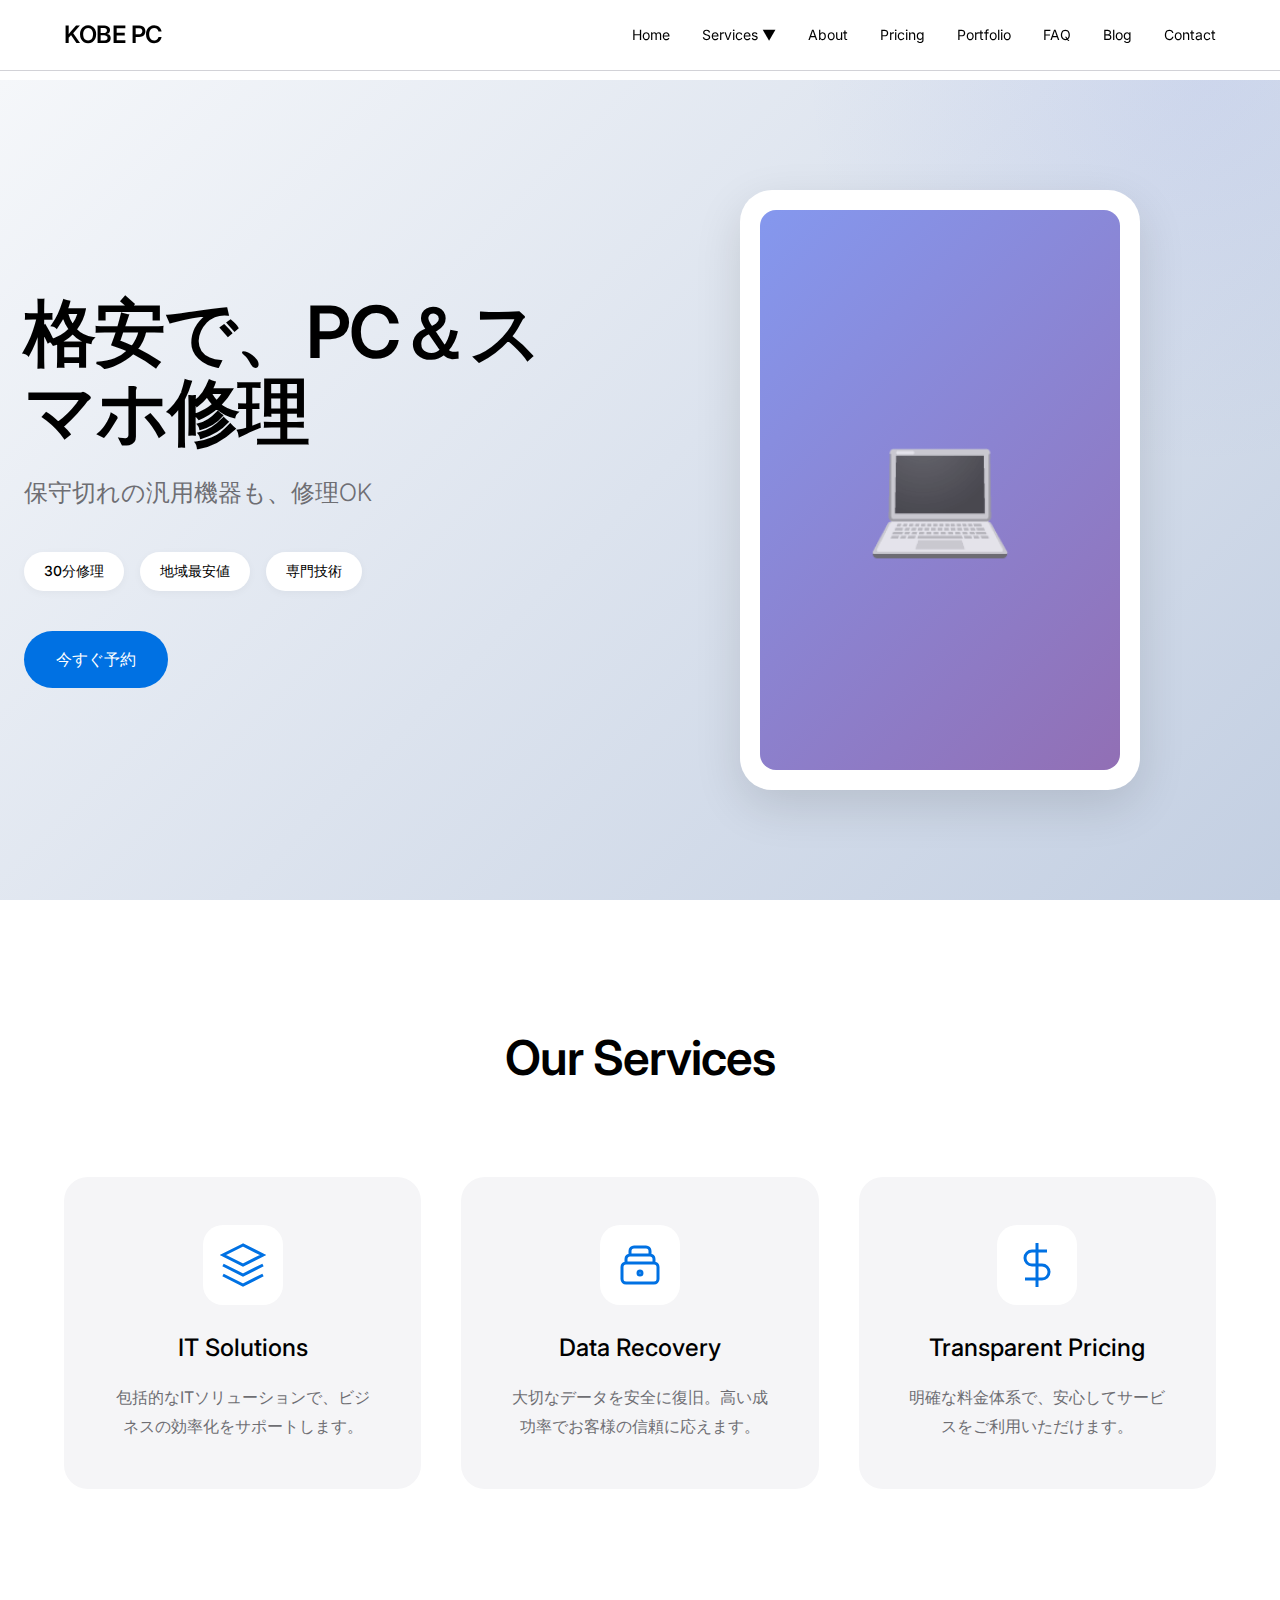
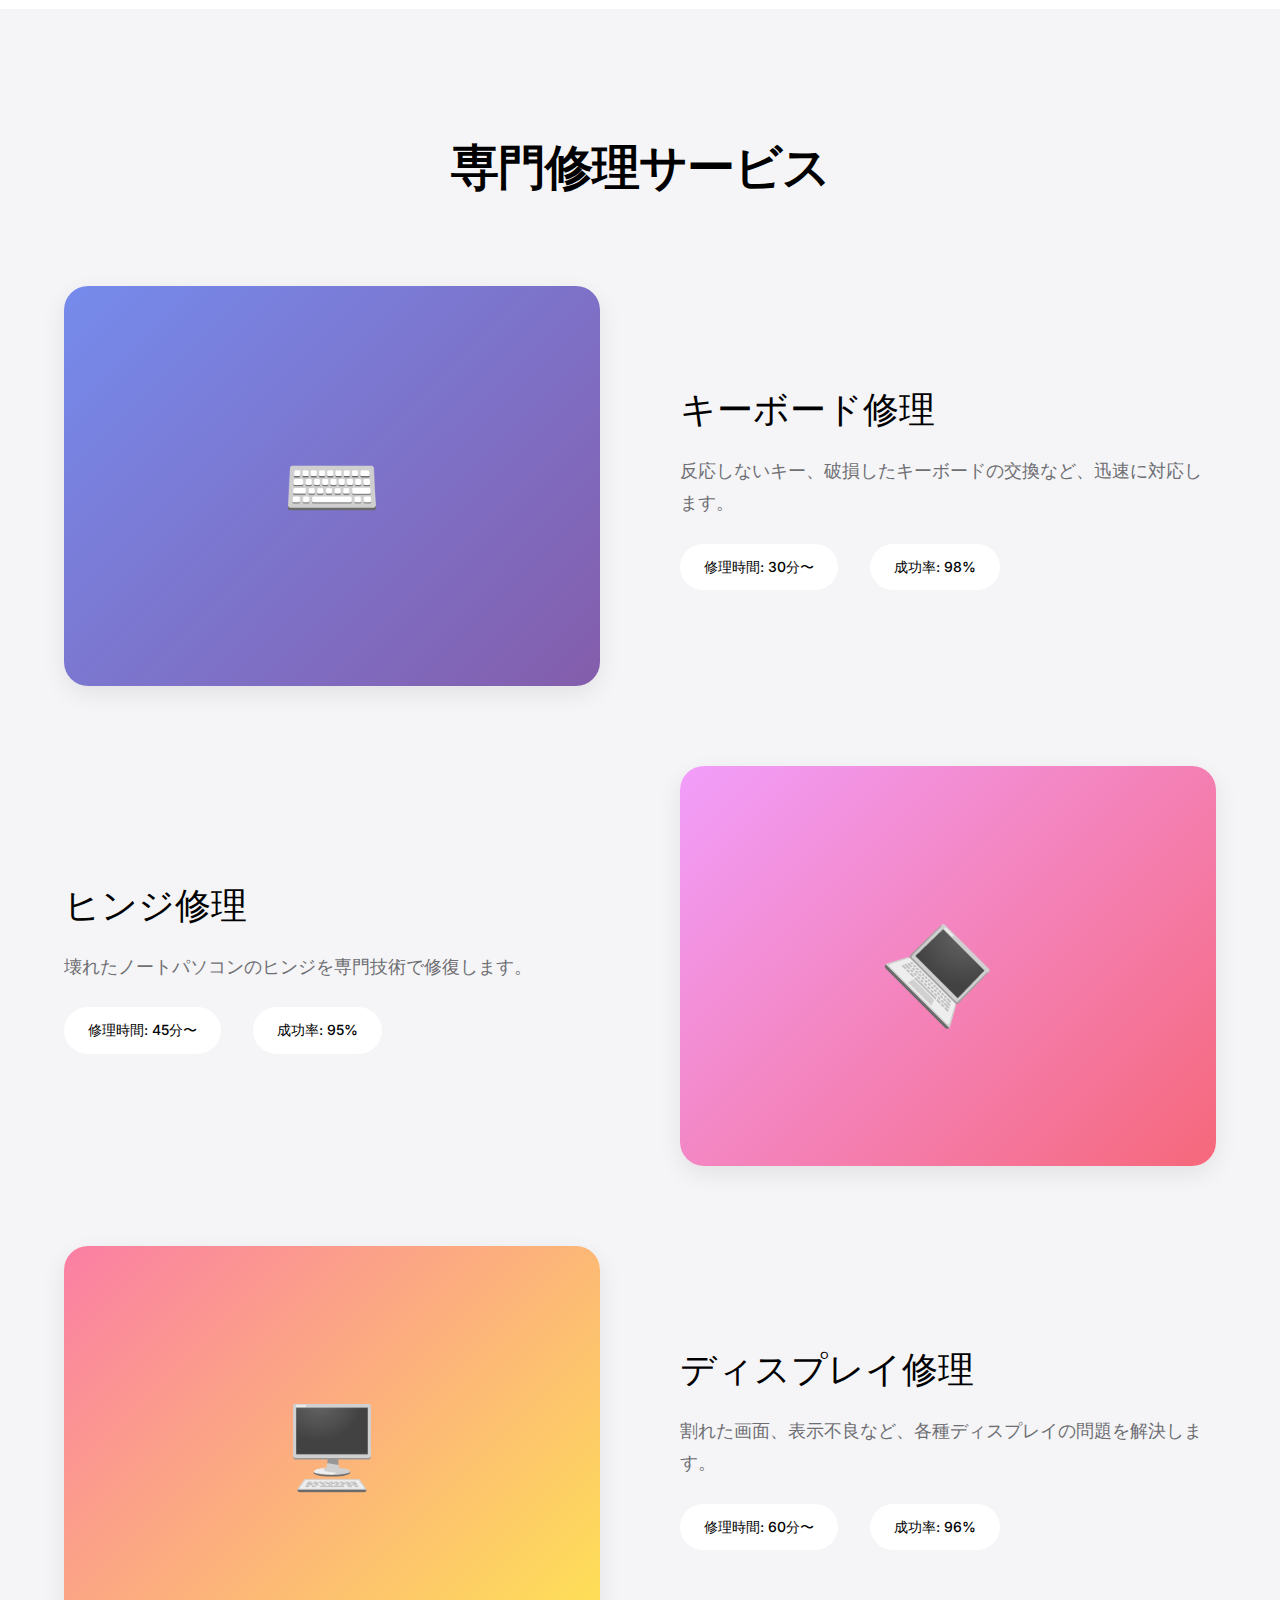
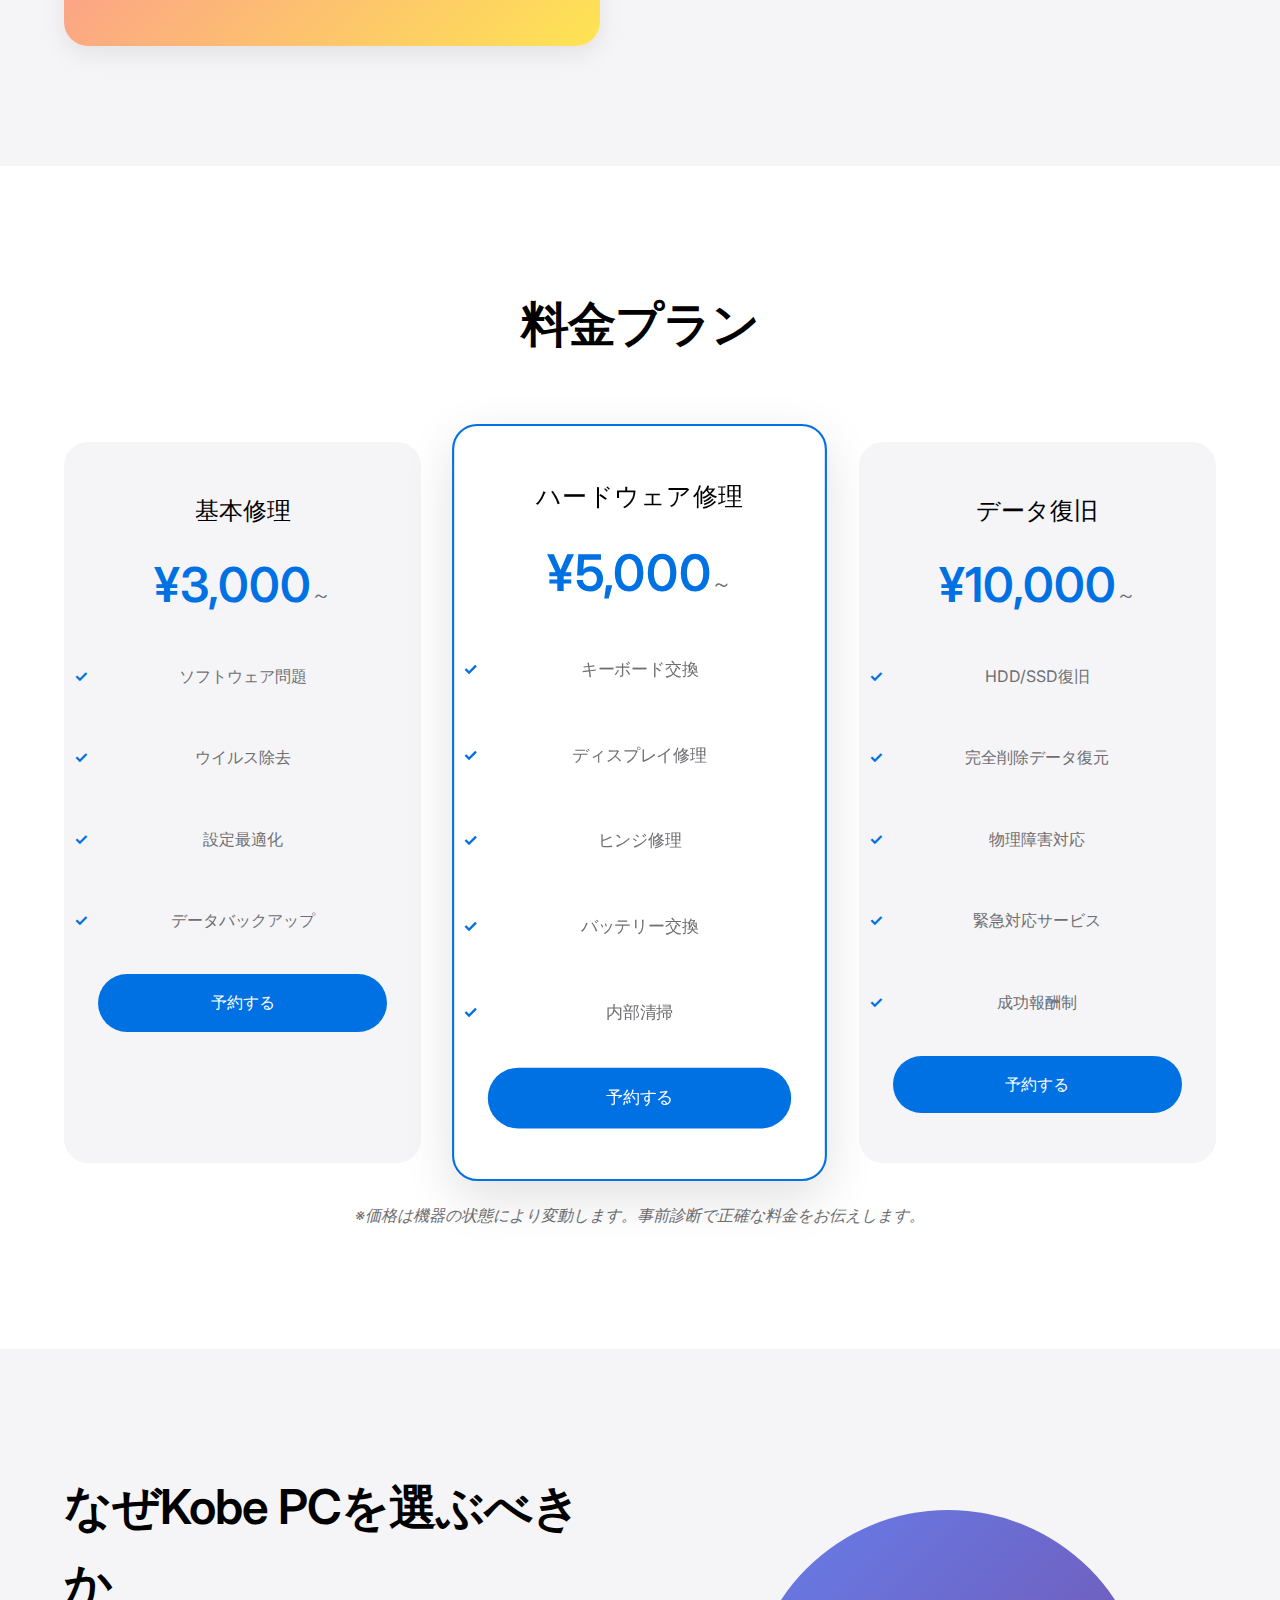
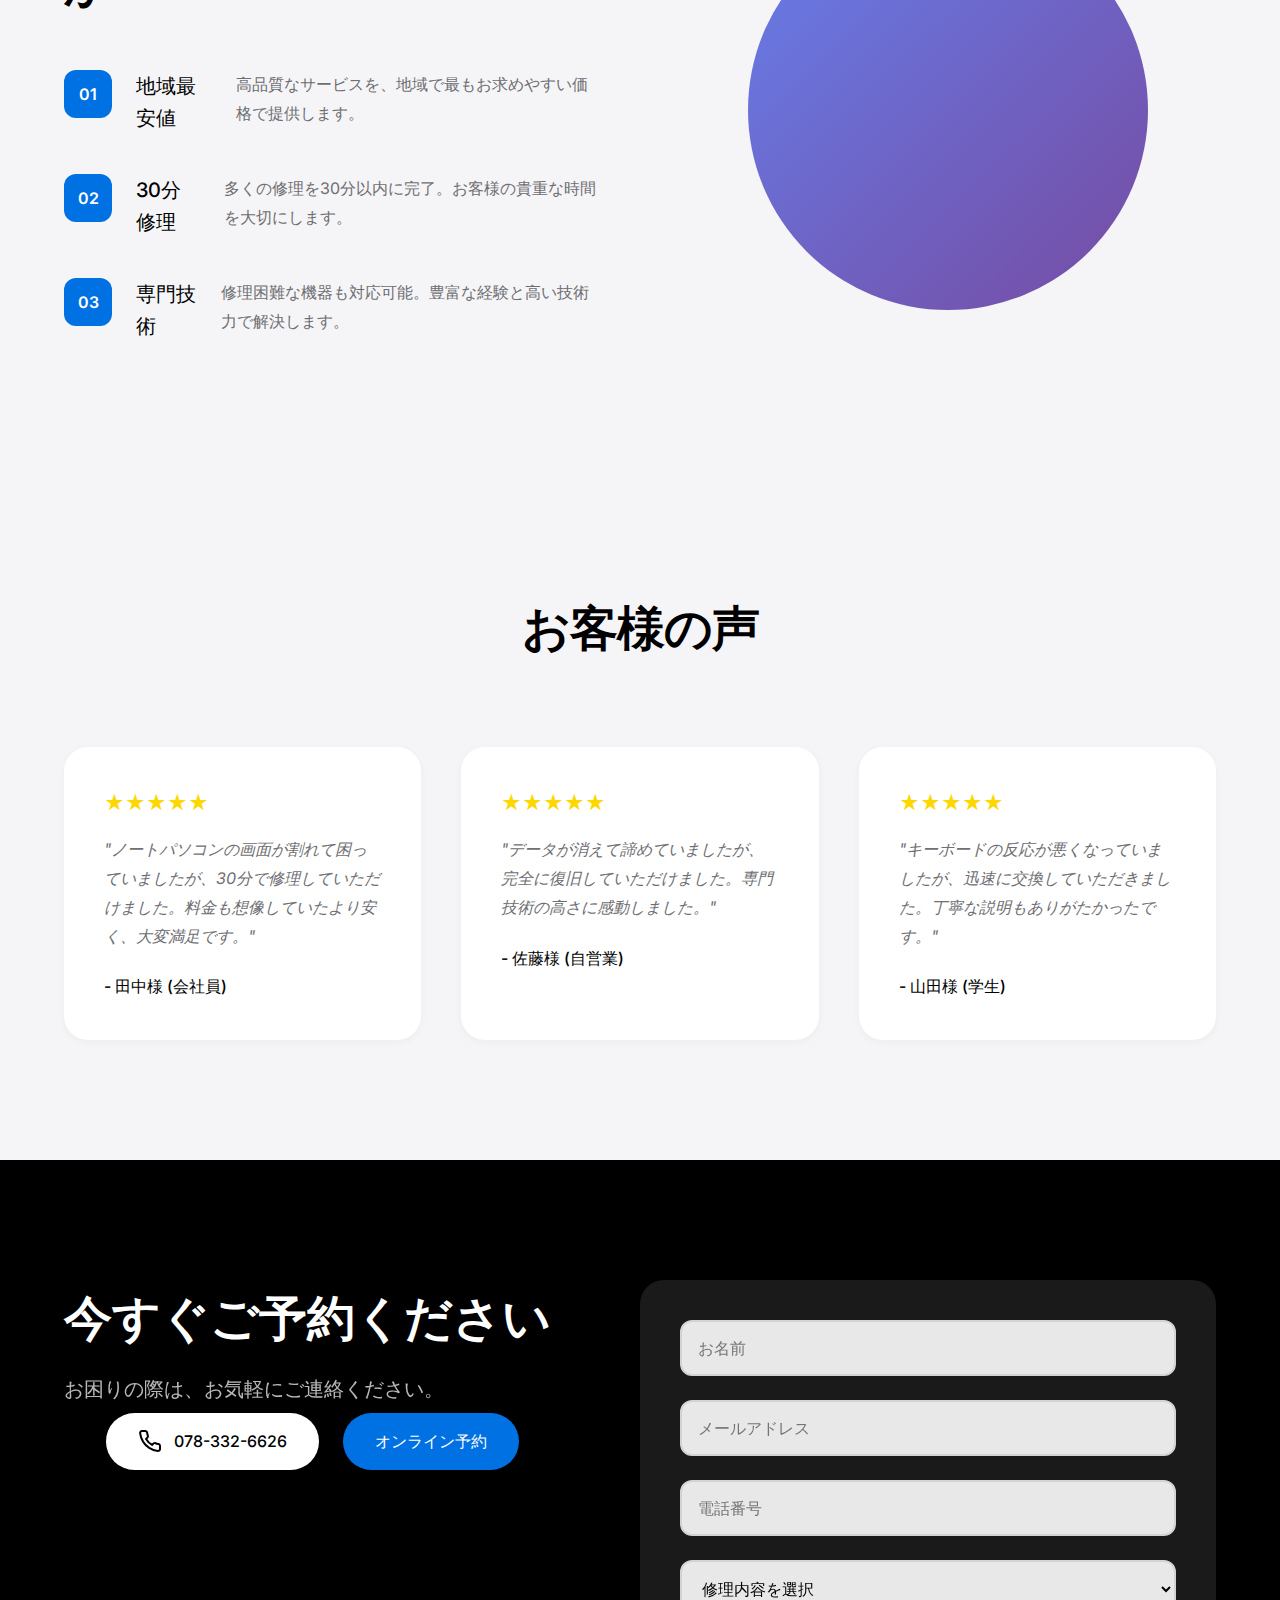
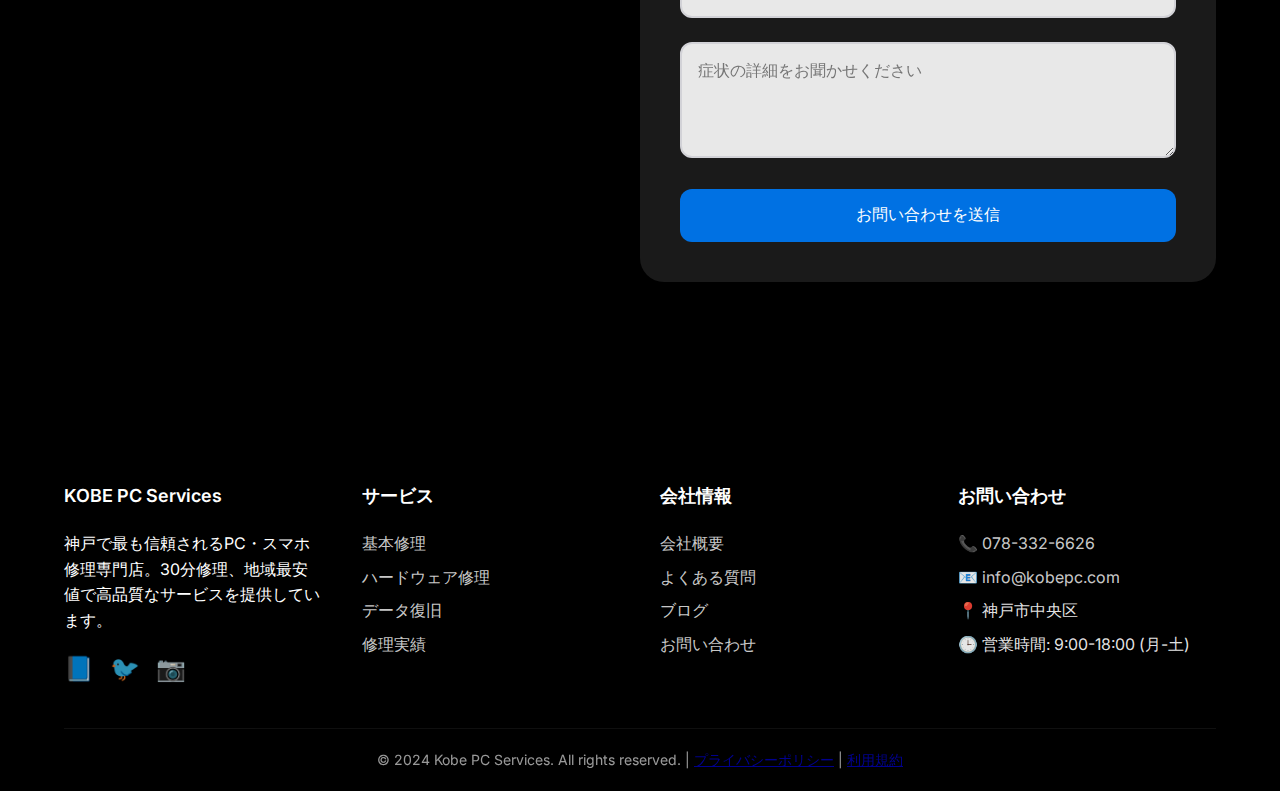
<file: index.html>
<!DOCTYPE html>
<html lang="ja">
<head>
    <meta charset="UTF-8">
    <meta name="viewport" content="width=device-width, initial-scale=1.0">
    <title>Kobe PC Services - 神戸のパソコン修理専門店 | 30分修理・地域最安値</title>
    <meta name="description" content="神戸でパソコン・スマホ修理なら当店へ。30分修理、地域最安値、データ復旧も対応。キーボード交換、画面修理、ヒンジ修理など専門技術で迅速対応。">
    <meta name="keywords" content="神戸,パソコン修理,スマホ修理,PC修理,データ復旧,キーボード交換,画面修理,ヒンジ修理,30分修理,地域最安値">
    <meta name="author" content="Kobe PC Services">
    <meta name="robots" content="index, follow">
    <meta name="language" content="ja">
    
    <!-- Open Graph / Facebook -->
    <meta property="og:type" content="website">
    <meta property="og:url" content="https://www.kobepc.com/">
    <meta property="og:title" content="Kobe PC Services - 神戸のパソコン修理専門店">
    <meta property="og:description" content="30分修理・地域最安値のパソコン・スマホ修理専門店">
    
    <!-- Twitter -->
    <meta property="twitter:card" content="summary_large_image">
    <meta property="twitter:url" content="https://www.kobepc.com/">
    <meta property="twitter:title" content="Kobe PC Services - 神戸のパソコン修理専門店">
    <meta property="twitter:description" content="30分修理・地域最安値のパソコン・スマホ修理専門店">
    
    <link rel="canonical" href="https://www.kobepc.com/">
    <link rel="stylesheet" href="css/styles.css">
    <link rel="preconnect" href="https://fonts.googleapis.com">
    <link rel="preconnect" href="https://fonts.gstatic.com" crossorigin>
    <link href="https://fonts.googleapis.com/css2?family=Inter:wght@100;200;300;400;500;600&display=swap" rel="stylesheet">
</head>
<body>
    <div id="header-placeholder"></div>

    <main>

    <section class="hero">
        <div class="hero-content">
            <h1 class="hero-title">格安で、PC＆スマホ修理</h1>
            <p class="hero-subtitle">保守切れの汎用機器も、修理OK</p>
            <div class="hero-features">
                <div class="feature-badge">30分修理</div>
                <div class="feature-badge">地域最安値</div>
                <div class="feature-badge">専門技術</div>
            </div>
            <a href="https://www.kobepc.com/reserve" class="cta-button">今すぐ予約</a>
        </div>
        <div class="hero-image">
            <div class="floating-card"></div>
        </div>
    </section>

    <section id="services" class="services">
        <div class="container">
            <h2 class="section-title">Our Services</h2>
            <div class="services-grid">
                <div class="service-card">
                    <div class="service-icon">
                        <svg width="48" height="48" viewBox="0 0 24 24" fill="none" stroke="currentColor" stroke-width="1.5">
                            <path d="M12 2L2 7L12 12L22 7L12 2Z"></path>
                            <path d="M2 17L12 22L22 17"></path>
                            <path d="M2 12L12 17L22 12"></path>
                        </svg>
                    </div>
                    <h3>IT Solutions</h3>
                    <p>包括的なITソリューションで、ビジネスの効率化をサポートします。</p>
                </div>
                <div class="service-card">
                    <div class="service-icon">
                        <svg width="48" height="48" viewBox="0 0 24 24" fill="none" stroke="currentColor" stroke-width="1.5">
                            <path d="M19 11H5M19 11C20.1046 11 21 11.8954 21 13V19C21 20.1046 20.1046 21 19 21H5C3.89543 21 3 20.1046 3 19V13C3 11.8954 3.89543 11 5 11M19 11V9C19 7.89543 18.1046 7 17 7M5 11V9C5 7.89543 5.89543 7 7 7M7 7V5C7 3.89543 7.89543 3 9 3H15C16.1046 3 17 3.89543 17 5V7M7 7H17"></path>
                            <circle cx="12" cy="16" r="1"></circle>
                        </svg>
                    </div>
                    <h3>Data Recovery</h3>
                    <p>大切なデータを安全に復旧。高い成功率でお客様の信頼に応えます。</p>
                </div>
                <div class="service-card">
                    <div class="service-icon">
                        <svg width="48" height="48" viewBox="0 0 24 24" fill="none" stroke="currentColor" stroke-width="1.5">
                            <path d="M12 1V23"></path>
                            <path d="M17 5H9.5C8.57174 5 7.6815 5.36875 7.02513 6.02513C6.36875 6.6815 6 7.57174 6 8.5C6 9.42826 6.36875 10.3185 7.02513 10.9749C7.6815 11.6313 8.57174 12 9.5 12H14.5C15.4283 12 16.3185 12.3687 16.9749 13.0251C17.6313 13.6815 18 14.5717 18 15.5C18 16.4283 17.6313 17.3185 16.9749 17.9749C16.3185 18.6313 15.4283 19 14.5 19H6"></path>
                        </svg>
                    </div>
                    <h3>Transparent Pricing</h3>
                    <p>明確な料金体系で、安心してサービスをご利用いただけます。</p>
                </div>
            </div>
        </div>
    </section>

    <section id="repairs" class="repairs">
        <div class="container">
            <h2 class="section-title">専門修理サービス</h2>
            <div class="repairs-showcase">
                <div class="repair-item">
                    <div class="repair-image keyboard"></div>
                    <div class="repair-content">
                        <h3>キーボード修理</h3>
                        <p>反応しないキー、破損したキーボードの交換など、迅速に対応します。</p>
                        <div class="repair-stats">
                            <span>修理時間: 30分〜</span>
                            <span>成功率: 98%</span>
                        </div>
                    </div>
                </div>
                <div class="repair-item reverse">
                    <div class="repair-image hinge"></div>
                    <div class="repair-content">
                        <h3>ヒンジ修理</h3>
                        <p>壊れたノートパソコンのヒンジを専門技術で修復します。</p>
                        <div class="repair-stats">
                            <span>修理時間: 45分〜</span>
                            <span>成功率: 95%</span>
                        </div>
                    </div>
                </div>
                <div class="repair-item">
                    <div class="repair-image display"></div>
                    <div class="repair-content">
                        <h3>ディスプレイ修理</h3>
                        <p>割れた画面、表示不良など、各種ディスプレイの問題を解決します。</p>
                        <div class="repair-stats">
                            <span>修理時間: 60分〜</span>
                            <span>成功率: 96%</span>
                        </div>
                    </div>
                </div>
            </div>
        </div>
    </section>

    <section id="pricing" class="pricing">
        <div class="container">
            <h2 class="section-title">料金プラン</h2>
            <div class="pricing-grid">
                <div class="pricing-card basic">
                    <div class="pricing-header">
                        <h3>基本修理</h3>
                        <div class="price">¥3,000<span>～</span></div>
                    </div>
                    <ul class="pricing-features">
                        <li>ソフトウェア問題</li>
                        <li>ウイルス除去</li>
                        <li>設定最適化</li>
                        <li>データバックアップ</li>
                    </ul>
                    <a href="https://www.kobepc.com/reserve" class="pricing-button">予約する</a>
                </div>
                <div class="pricing-card standard featured">
                    <div class="pricing-header">
                        <h3>ハードウェア修理</h3>
                        <div class="price">¥5,000<span>～</span></div>
                    </div>
                    <ul class="pricing-features">
                        <li>キーボード交換</li>
                        <li>ディスプレイ修理</li>
                        <li>ヒンジ修理</li>
                        <li>バッテリー交換</li>
                        <li>内部清掃</li>
                    </ul>
                    <a href="https://www.kobepc.com/reserve" class="pricing-button">予約する</a>
                </div>
                <div class="pricing-card premium">
                    <div class="pricing-header">
                        <h3>データ復旧</h3>
                        <div class="price">¥10,000<span>～</span></div>
                    </div>
                    <ul class="pricing-features">
                        <li>HDD/SSD復旧</li>
                        <li>完全削除データ復元</li>
                        <li>物理障害対応</li>
                        <li>緊急対応サービス</li>
                        <li>成功報酬制</li>
                    </ul>
                    <a href="https://www.kobepc.com/reserve" class="pricing-button">予約する</a>
                </div>
            </div>
            <div class="pricing-note">
                <p>※価格は機器の状態により変動します。事前診断で正確な料金をお伝えします。</p>
            </div>
        </div>
    </section>

    <section id="about" class="about">
        <div class="container">
            <div class="about-content">
                <div class="about-text">
                    <h2>なぜKobe PCを選ぶべきか</h2>
                    <div class="about-features">
                        <div class="about-feature">
                            <div class="feature-number">01</div>
                            <h4>地域最安値</h4>
                            <p>高品質なサービスを、地域で最もお求めやすい価格で提供します。</p>
                        </div>
                        <div class="about-feature">
                            <div class="feature-number">02</div>
                            <h4>30分修理</h4>
                            <p>多くの修理を30分以内に完了。お客様の貴重な時間を大切にします。</p>
                        </div>
                        <div class="about-feature">
                            <div class="feature-number">03</div>
                            <h4>専門技術</h4>
                            <p>修理困難な機器も対応可能。豊富な経験と高い技術力で解決します。</p>
                        </div>
                    </div>
                </div>
                <div class="about-visual">
                    <div class="visual-element"></div>
                </div>
            </div>
        </div>
    </section>

    <section class="testimonials">
        <div class="container">
            <h2 class="section-title">お客様の声</h2>
            <div class="testimonials-grid">
                <div class="testimonial-card">
                    <div class="testimonial-stars">★★★★★</div>
                    <p>"ノートパソコンの画面が割れて困っていましたが、30分で修理していただけました。料金も想像していたより安く、大変満足です。"</p>
                    <div class="testimonial-author">- 田中様 (会社員)</div>
                </div>
                <div class="testimonial-card">
                    <div class="testimonial-stars">★★★★★</div>
                    <p>"データが消えて諦めていましたが、完全に復旧していただけました。専門技術の高さに感動しました。"</p>
                    <div class="testimonial-author">- 佐藤様 (自営業)</div>
                </div>
                <div class="testimonial-card">
                    <div class="testimonial-stars">★★★★★</div>
                    <p>"キーボードの反応が悪くなっていましたが、迅速に交換していただきました。丁寧な説明もありがたかったです。"</p>
                    <div class="testimonial-author">- 山田様 (学生)</div>
                </div>
            </div>
        </div>
    </section>

    <section id="contact" class="contact">
        <div class="container">
            <div class="contact-content">
                <div class="contact-info">
                    <h2>今すぐご予約ください</h2>
                    <p>お困りの際は、お気軽にご連絡ください。</p>
                    <div class="contact-options">
                        <a href="tel:078-332-6626" class="contact-button phone">
                            <svg width="24" height="24" viewBox="0 0 24 24" fill="none" stroke="currentColor" stroke-width="2">
                                <path d="M22 16.92V19.92C22.0011 20.1985 21.9441 20.4742 21.8325 20.7293C21.7209 20.9845 21.5573 21.2136 21.3521 21.4019C21.1468 21.5901 20.9046 21.7335 20.6407 21.8227C20.3769 21.9119 20.0974 21.9451 19.82 21.92C16.7428 21.5856 13.787 20.5341 11.19 18.85C8.77382 17.3147 6.72533 15.2662 5.18999 12.85C3.49997 10.2412 2.44824 7.27099 2.11999 4.18C2.09501 3.90347 2.12787 3.62476 2.21649 3.36162C2.30512 3.09849 2.44756 2.85669 2.63476 2.65162C2.82196 2.44655 3.0498 2.28271 3.30379 2.17052C3.55777 2.05833 3.83233 2.00026 4.10999 2H7.10999C7.5953 1.99522 8.06579 2.16708 8.43376 2.48353C8.80173 2.79999 9.04207 3.23945 9.10999 3.72C9.23662 4.68007 9.47144 5.62273 9.80999 6.53C9.94454 6.88792 9.97366 7.27691 9.89391 7.65088C9.81415 8.02485 9.62886 8.36811 9.35999 8.64L8.08999 9.91C9.51355 12.4135 11.5864 14.4864 14.09 15.91L15.36 14.64C15.6319 14.3711 15.9751 14.1858 16.3491 14.1061C16.7231 14.0263 17.1121 14.0555 17.47 14.19C18.3773 14.5286 19.3199 14.7634 20.28 14.89C20.7658 14.9585 21.2094 15.2032 21.5265 15.5775C21.8437 15.9518 22.0122 16.4296 22 16.92Z"></path>
                            </svg>
                            078-332-6626
                        </a>
                        <a href="https://www.kobepc.com/reserve" class="contact-button reserve">
                            オンライン予約
                        </a>
                    </div>
                </div>
                <div class="contact-form">
                    <form id="contact-form">
                        <div class="form-group">
                            <input type="text" id="name" name="name" placeholder="お名前" required>
                        </div>
                        <div class="form-group">
                            <input type="email" id="email" name="email" placeholder="メールアドレス" required>
                        </div>
                        <div class="form-group">
                            <input type="tel" id="phone" name="phone" placeholder="電話番号">
                        </div>
                        <div class="form-group">
                            <select id="service" name="service" required>
                                <option value="">修理内容を選択</option>
                                <option value="基本修理">基本修理</option>
                                <option value="ハードウェア修理">ハードウェア修理</option>
                                <option value="データ復旧">データ復旧</option>
                                <option value="その他">その他</option>
                            </select>
                        </div>
                        <div class="form-group">
                            <textarea id="message" name="message" placeholder="症状の詳細をお聞かせください" rows="4"></textarea>
                        </div>
                        <button type="submit" class="form-button">お問い合わせを送信</button>
                    </form>
                </div>
            </div>
        </div>
    </section>

    </main>

    <div id="footer-placeholder"></div>

    <script src="js/shared.js"></script>
    <script src="js/script.js"></script>
</body>
</html>
</file>
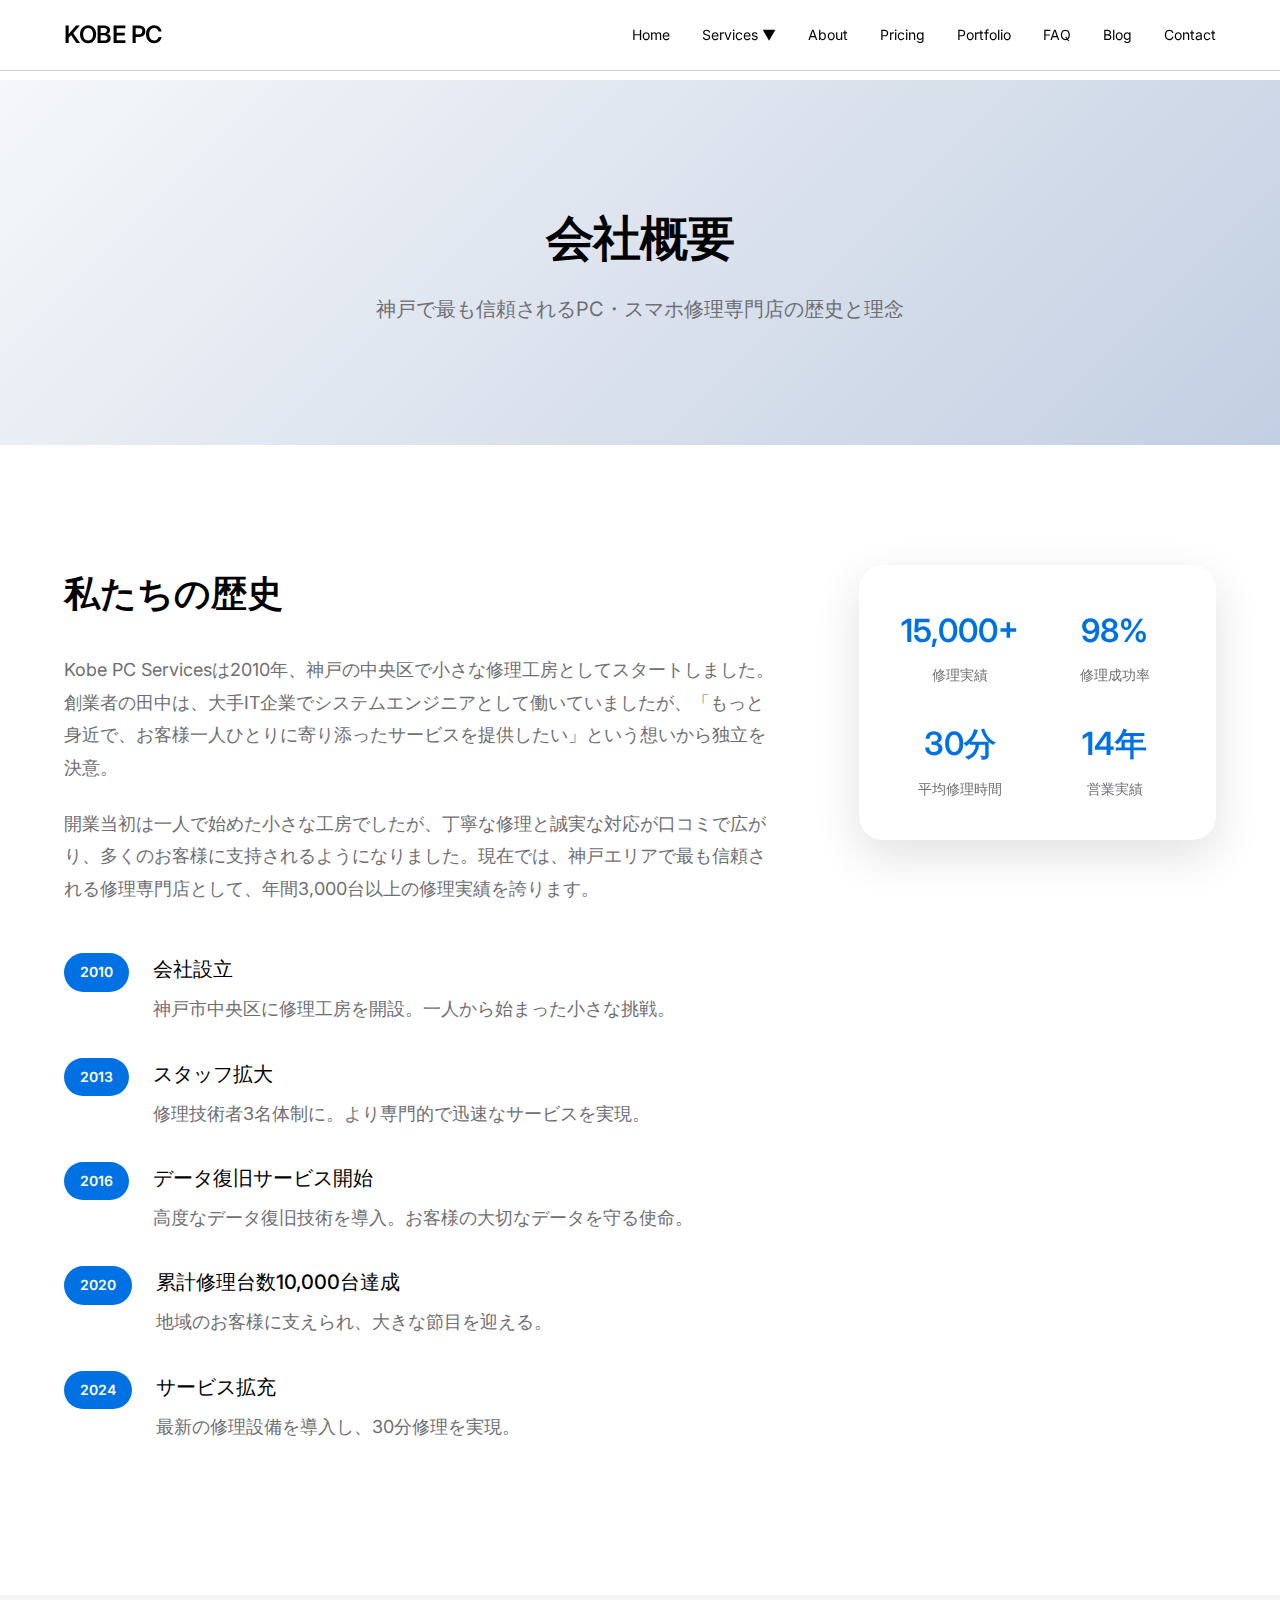
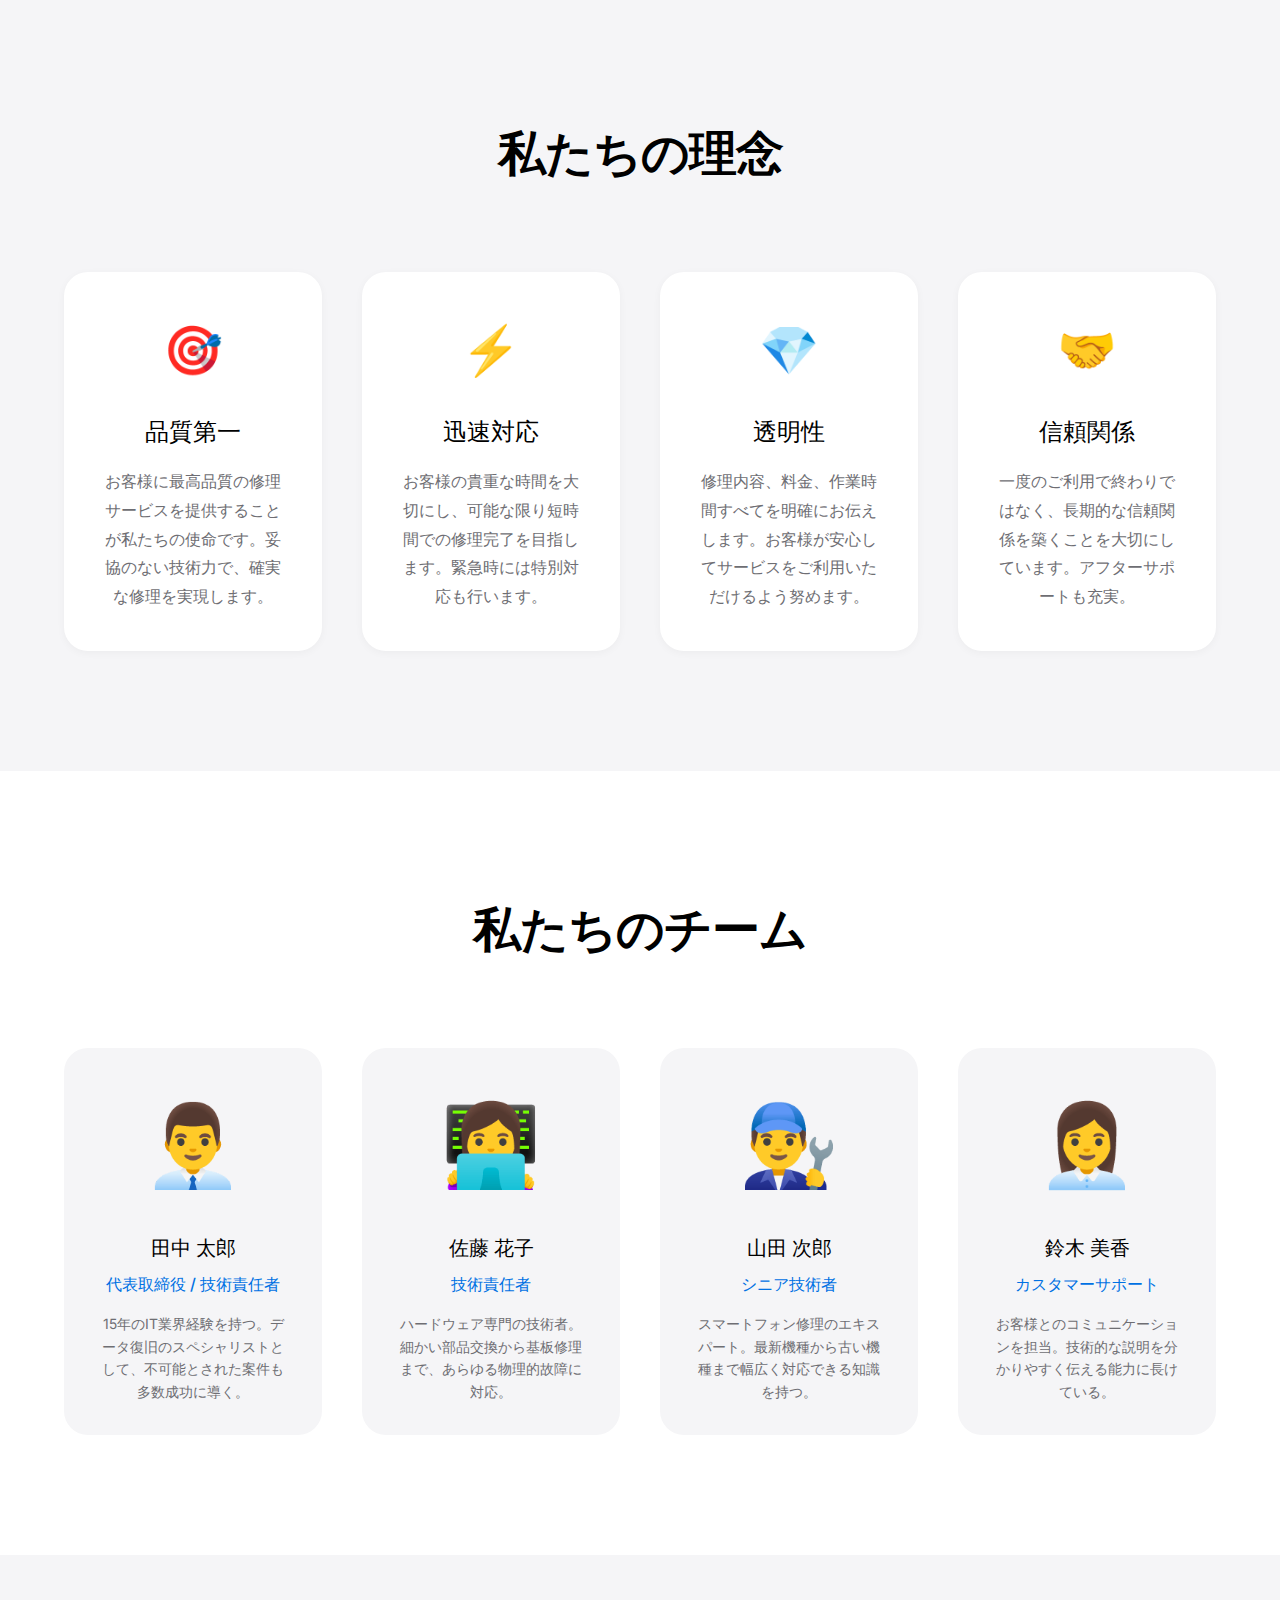
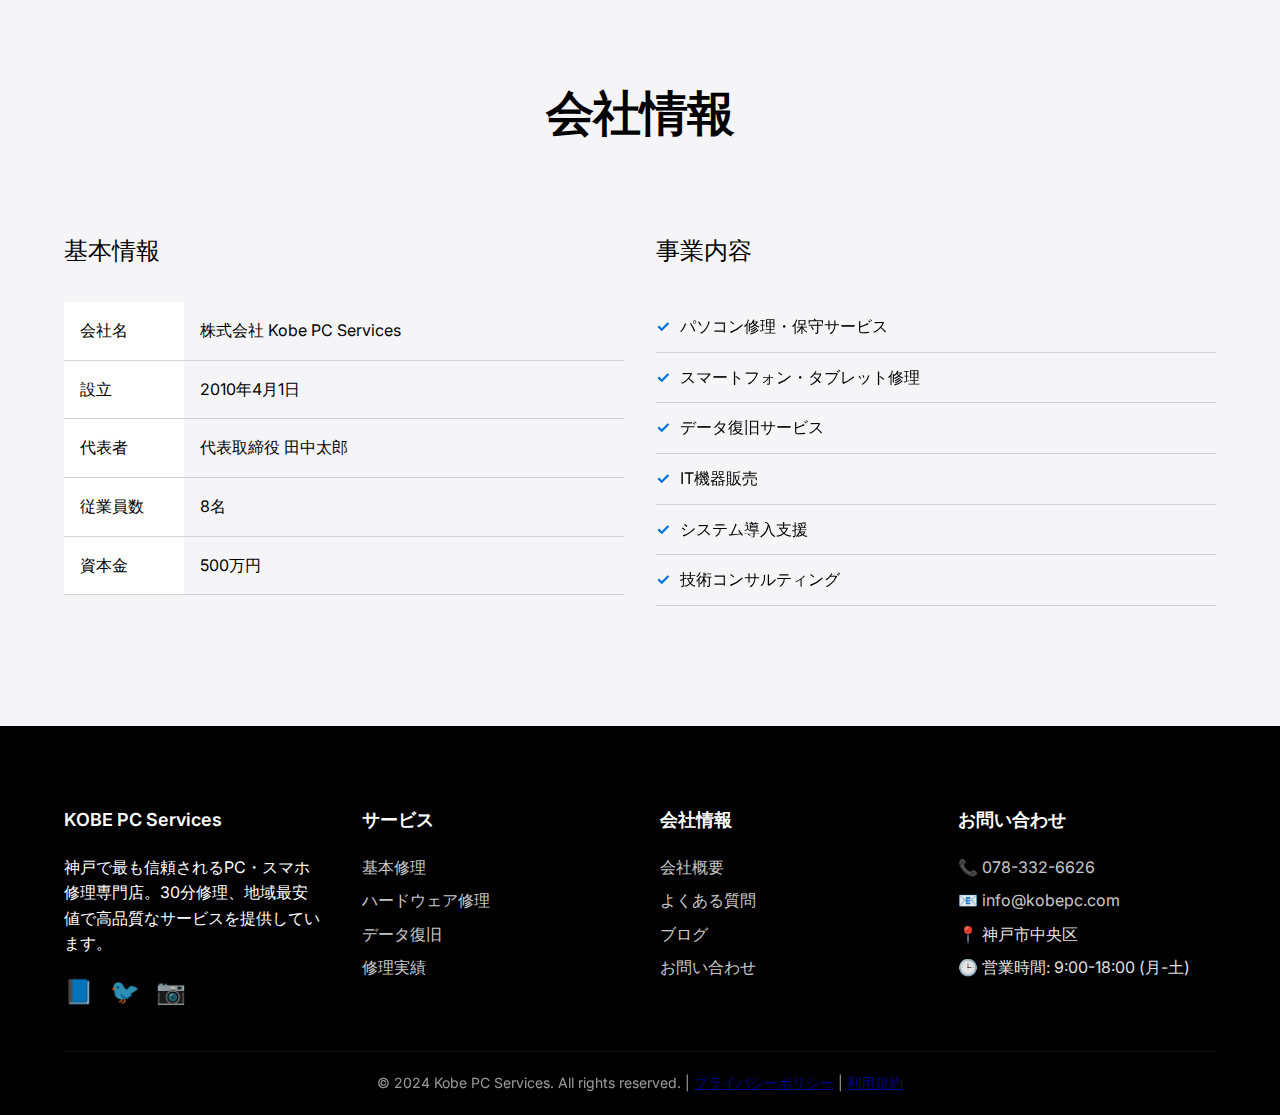
<file: pages/about.html>
<!DOCTYPE html>
<html lang="ja">
<head>
    <meta charset="UTF-8">
    <meta name="viewport" content="width=device-width, initial-scale=1.0">
    <title>会社概要 | Kobe PC Services - 神戸のパソコン修理専門店</title>
    <meta name="description" content="Kobe PC Servicesの会社概要。2010年設立以来、神戸で1万台以上のPC・スマホ修理実績。専門技術者による高品質サービスの歴史と理念をご紹介。">
    <link rel="stylesheet" href="../css/styles.css">
    <link rel="preconnect" href="https://fonts.googleapis.com">
    <link rel="preconnect" href="https://fonts.gstatic.com" crossorigin>
    <link href="https://fonts.googleapis.com/css2?family=Inter:wght@100;200;300;400;500;600&display=swap" rel="stylesheet">
</head>
<body>
    <div id="header-placeholder"></div>

    <main class="page-content">
        <section class="page-hero">
            <div class="container">
                <div class="page-hero-content">
                    <h1>会社概要</h1>
                    <p>神戸で最も信頼されるPC・スマホ修理専門店の歴史と理念</p>
                </div>
            </div>
        </section>

        <section class="company-story">
            <div class="container">
                <div class="story-content">
                    <div class="story-text">
                        <h2>私たちの歴史</h2>
                        <p>Kobe PC Servicesは2010年、神戸の中央区で小さな修理工房としてスタートしました。創業者の田中は、大手IT企業でシステムエンジニアとして働いていましたが、「もっと身近で、お客様一人ひとりに寄り添ったサービスを提供したい」という想いから独立を決意。</p>
                        
                        <p>開業当初は一人で始めた小さな工房でしたが、丁寧な修理と誠実な対応が口コミで広がり、多くのお客様に支持されるようになりました。現在では、神戸エリアで最も信頼される修理専門店として、年間3,000台以上の修理実績を誇ります。</p>

                        <div class="milestones">
                            <div class="milestone">
                                <div class="milestone-year">2010</div>
                                <div class="milestone-content">
                                    <h4>会社設立</h4>
                                    <p>神戸市中央区に修理工房を開設。一人から始まった小さな挑戦。</p>
                                </div>
                            </div>
                            <div class="milestone">
                                <div class="milestone-year">2013</div>
                                <div class="milestone-content">
                                    <h4>スタッフ拡大</h4>
                                    <p>修理技術者3名体制に。より専門的で迅速なサービスを実現。</p>
                                </div>
                            </div>
                            <div class="milestone">
                                <div class="milestone-year">2016</div>
                                <div class="milestone-content">
                                    <h4>データ復旧サービス開始</h4>
                                    <p>高度なデータ復旧技術を導入。お客様の大切なデータを守る使命。</p>
                                </div>
                            </div>
                            <div class="milestone">
                                <div class="milestone-year">2020</div>
                                <div class="milestone-content">
                                    <h4>累計修理台数10,000台達成</h4>
                                    <p>地域のお客様に支えられ、大きな節目を迎える。</p>
                                </div>
                            </div>
                            <div class="milestone">
                                <div class="milestone-year">2024</div>
                                <div class="milestone-content">
                                    <h4>サービス拡充</h4>
                                    <p>最新の修理設備を導入し、30分修理を実現。</p>
                                </div>
                            </div>
                        </div>
                    </div>
                    <div class="story-visual">
                        <div class="visual-card">
                            <div class="stats-grid">
                                <div class="stat-item">
                                    <div class="stat-number">15,000+</div>
                                    <div class="stat-label">修理実績</div>
                                </div>
                                <div class="stat-item">
                                    <div class="stat-number">98%</div>
                                    <div class="stat-label">修理成功率</div>
                                </div>
                                <div class="stat-item">
                                    <div class="stat-number">30分</div>
                                    <div class="stat-label">平均修理時間</div>
                                </div>
                                <div class="stat-item">
                                    <div class="stat-number">14年</div>
                                    <div class="stat-label">営業実績</div>
                                </div>
                            </div>
                        </div>
                    </div>
                </div>
            </div>
        </section>

        <section class="company-mission">
            <div class="container">
                <h2 class="section-title">私たちの理念</h2>
                <div class="mission-grid">
                    <div class="mission-card">
                        <div class="mission-icon">🎯</div>
                        <h3>品質第一</h3>
                        <p>お客様に最高品質の修理サービスを提供することが私たちの使命です。妥協のない技術力で、確実な修理を実現します。</p>
                    </div>
                    <div class="mission-card">
                        <div class="mission-icon">⚡</div>
                        <h3>迅速対応</h3>
                        <p>お客様の貴重な時間を大切にし、可能な限り短時間での修理完了を目指します。緊急時には特別対応も行います。</p>
                    </div>
                    <div class="mission-card">
                        <div class="mission-icon">💎</div>
                        <h3>透明性</h3>
                        <p>修理内容、料金、作業時間すべてを明確にお伝えします。お客様が安心してサービスをご利用いただけるよう努めます。</p>
                    </div>
                    <div class="mission-card">
                        <div class="mission-icon">🤝</div>
                        <h3>信頼関係</h3>
                        <p>一度のご利用で終わりではなく、長期的な信頼関係を築くことを大切にしています。アフターサポートも充実。</p>
                    </div>
                </div>
            </div>
        </section>

        <section class="team-section">
            <div class="container">
                <h2 class="section-title">私たちのチーム</h2>
                <div class="team-grid">
                    <div class="team-member">
                        <div class="member-photo">👨‍💼</div>
                        <h4>田中 太郎</h4>
                        <p class="member-role">代表取締役 / 技術責任者</p>
                        <p class="member-bio">15年のIT業界経験を持つ。データ復旧のスペシャリストとして、不可能とされた案件も多数成功に導く。</p>
                    </div>
                    <div class="team-member">
                        <div class="member-photo">👩‍💻</div>
                        <h4>佐藤 花子</h4>
                        <p class="member-role">技術責任者</p>
                        <p class="member-bio">ハードウェア専門の技術者。細かい部品交換から基板修理まで、あらゆる物理的故障に対応。</p>
                    </div>
                    <div class="team-member">
                        <div class="member-photo">👨‍🔧</div>
                        <h4>山田 次郎</h4>
                        <p class="member-role">シニア技術者</p>
                        <p class="member-bio">スマートフォン修理のエキスパート。最新機種から古い機種まで幅広く対応できる知識を持つ。</p>
                    </div>
                    <div class="team-member">
                        <div class="member-photo">👩‍💼</div>
                        <h4>鈴木 美香</h4>
                        <p class="member-role">カスタマーサポート</p>
                        <p class="member-bio">お客様とのコミュニケーションを担当。技術的な説明を分かりやすく伝える能力に長けている。</p>
                    </div>
                </div>
            </div>
        </section>

        <section class="company-info">
            <div class="container">
                <h2 class="section-title">会社情報</h2>
                <div class="info-grid">
                    <div class="info-section">
                        <h3>基本情報</h3>
                        <table class="info-table">
                            <tr>
                                <th>会社名</th>
                                <td>株式会社 Kobe PC Services</td>
                            </tr>
                            <tr>
                                <th>設立</th>
                                <td>2010年4月1日</td>
                            </tr>
                            <tr>
                                <th>代表者</th>
                                <td>代表取締役 田中太郎</td>
                            </tr>
                            <tr>
                                <th>従業員数</th>
                                <td>8名</td>
                            </tr>
                            <tr>
                                <th>資本金</th>
                                <td>500万円</td>
                            </tr>
                        </table>
                    </div>
                    <div class="info-section">
                        <h3>事業内容</h3>
                        <ul class="service-list">
                            <li>パソコン修理・保守サービス</li>
                            <li>スマートフォン・タブレット修理</li>
                            <li>データ復旧サービス</li>
                            <li>IT機器販売</li>
                            <li>システム導入支援</li>
                            <li>技術コンサルティング</li>
                        </ul>
                    </div>
                </div>
            </div>
        </section>
    </main>

    <div id="footer-placeholder"></div>

    <script src="../js/shared.js"></script>
    <script src="../js/script.js"></script>
</body>
</html>
</file>
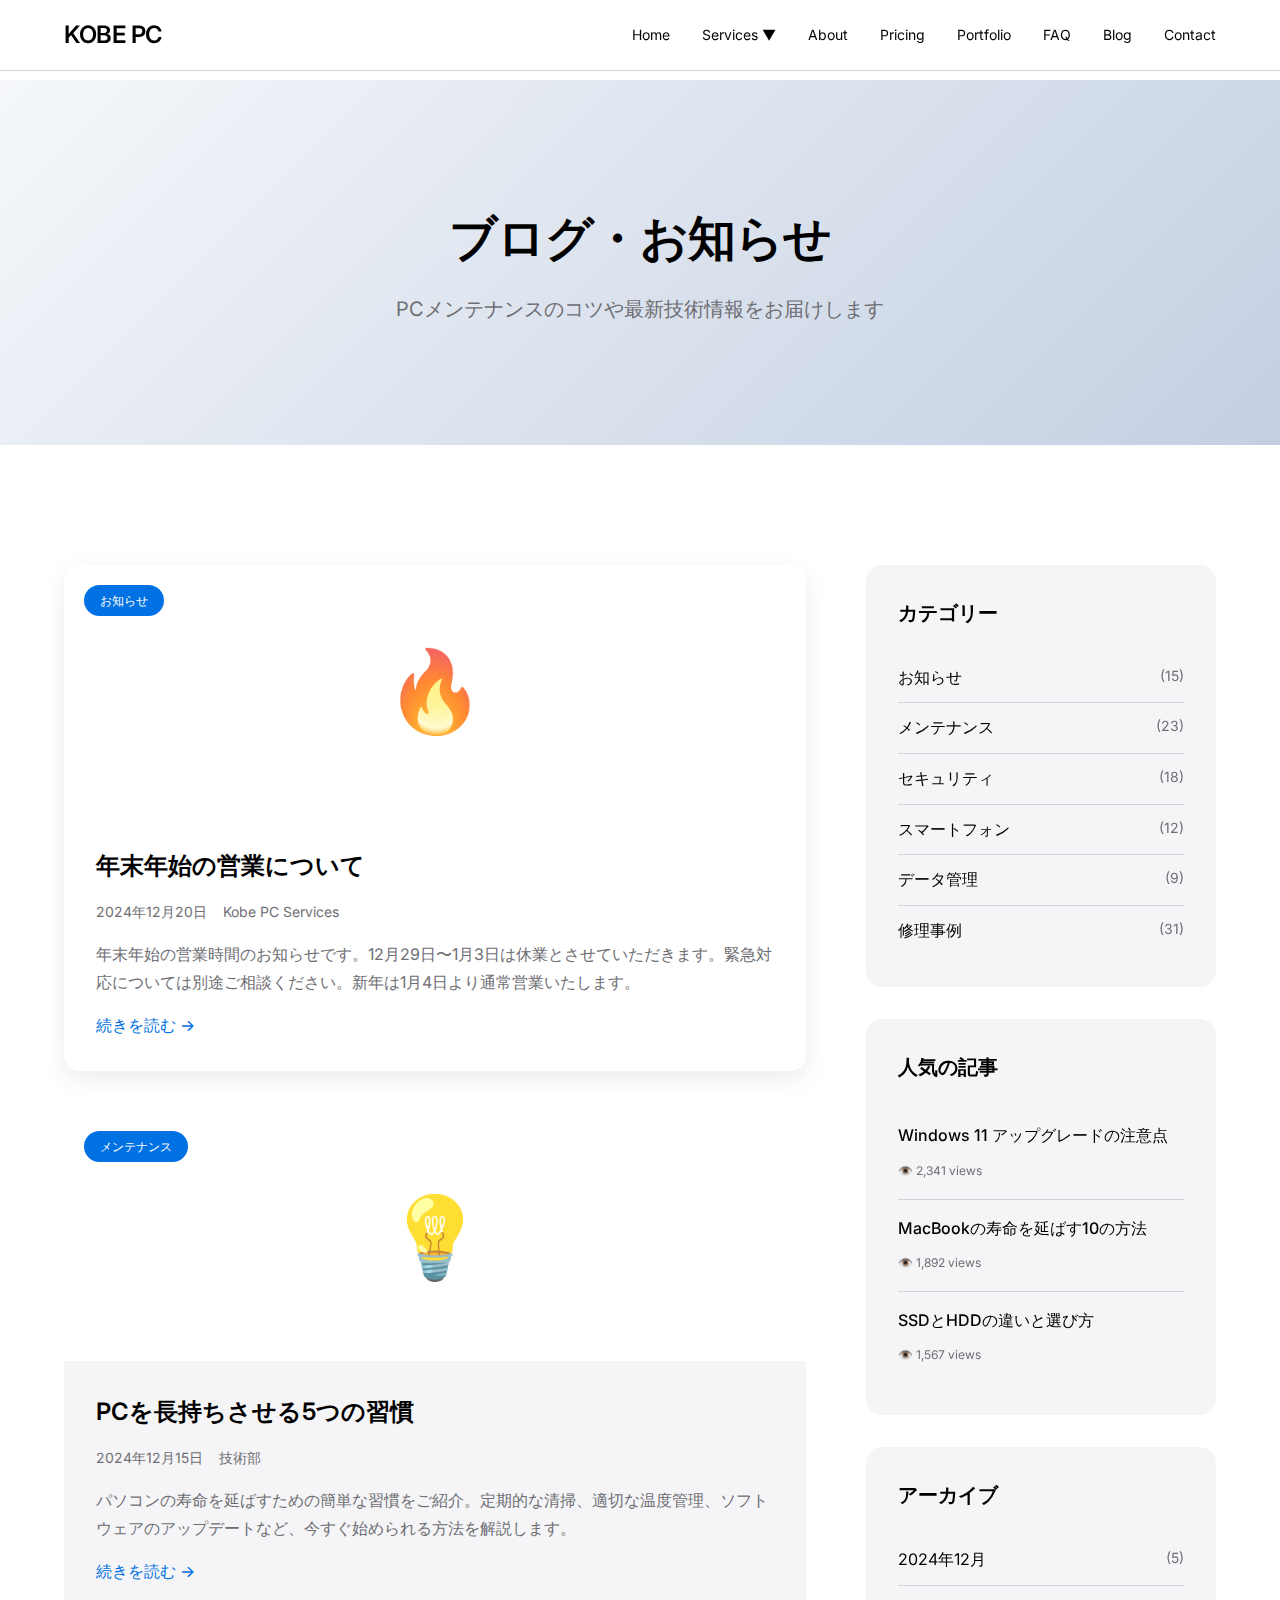
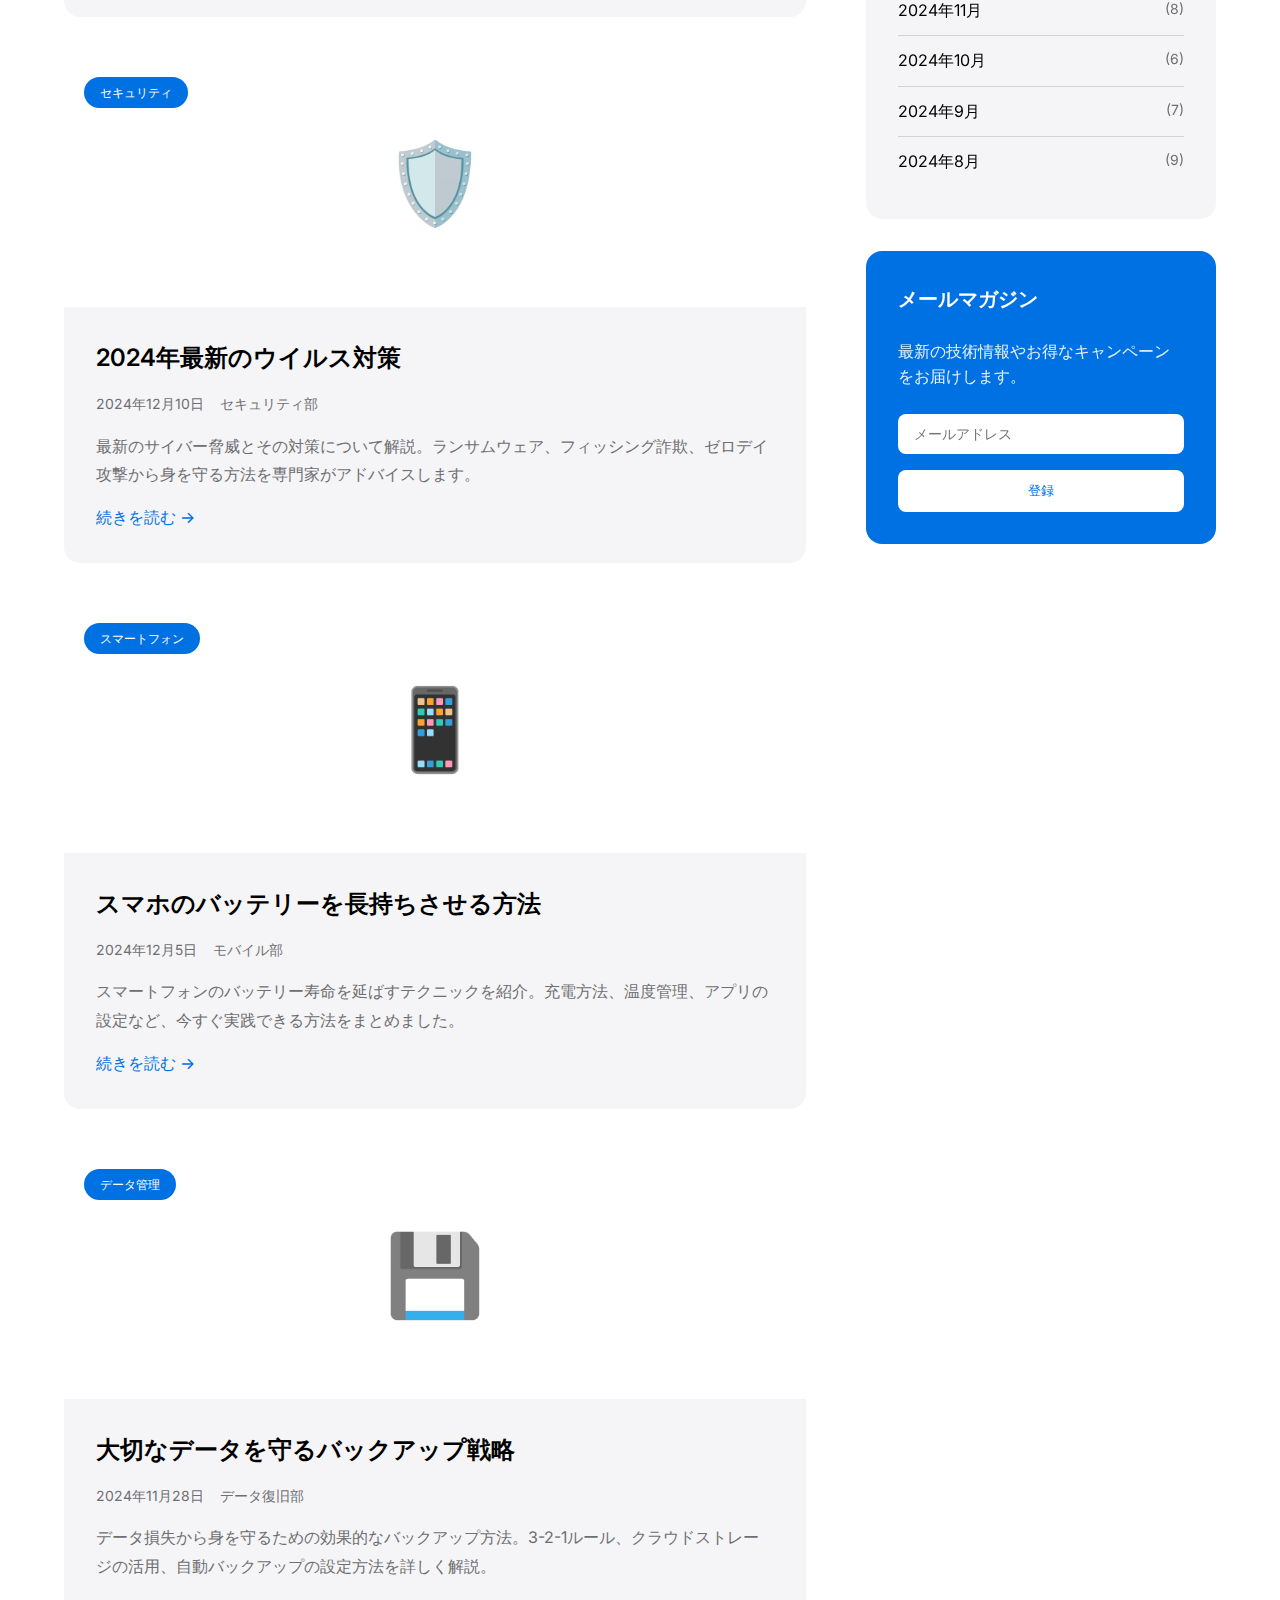
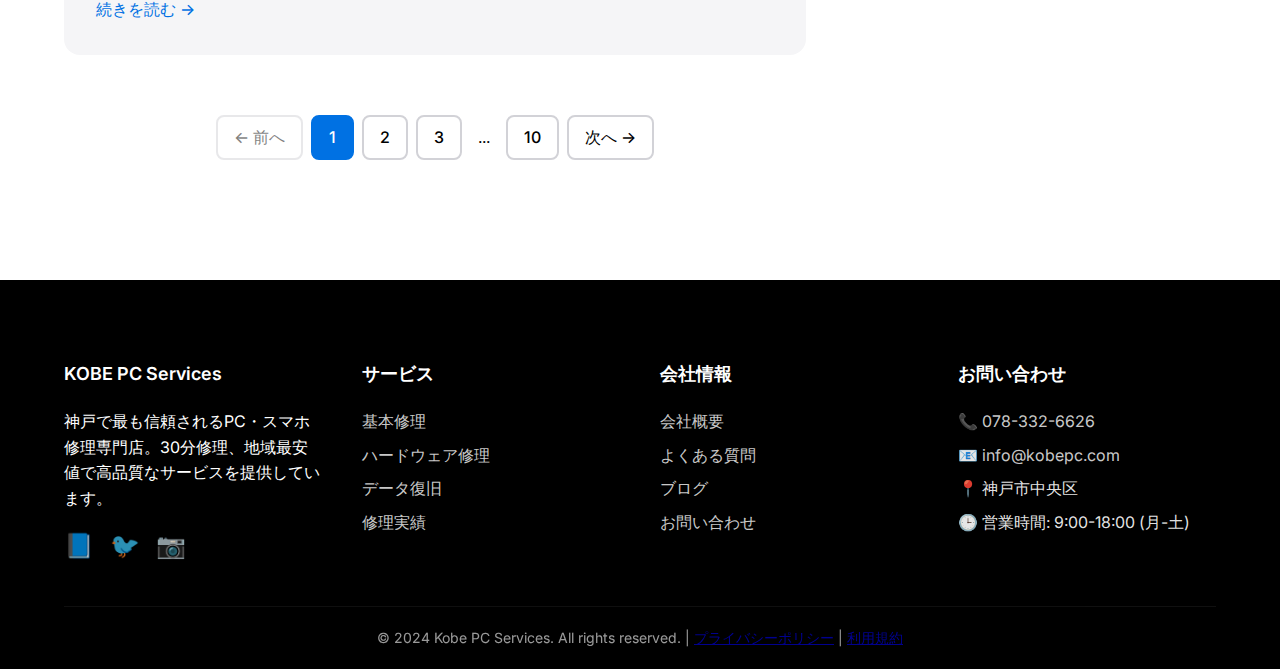
<file: pages/blog.html>
<!DOCTYPE html>
<html lang="ja">
<head>
    <meta charset="UTF-8">
    <meta name="viewport" content="width=device-width, initial-scale=1.0">
    <title>ブログ・お知らせ | Kobe PC Services - 神戸のパソコン修理専門店</title>
    <meta name="description" content="Kobe PC Servicesのブログ。PC・スマホのメンテナンス方法、トラブル対処法、最新技術情報などをお届けします。">
    <link rel="stylesheet" href="../css/styles.css">
    <link rel="preconnect" href="https://fonts.googleapis.com">
    <link rel="preconnect" href="https://fonts.gstatic.com" crossorigin>
    <link href="https://fonts.googleapis.com/css2?family=Inter:wght@100;200;300;400;500;600&display=swap" rel="stylesheet">
</head>
<body>
    <div id="header-placeholder"></div>

    <main class="page-content">
        <section class="page-hero">
            <div class="container">
                <div class="page-hero-content">
                    <h1>ブログ・お知らせ</h1>
                    <p>PCメンテナンスのコツや最新技術情報をお届けします</p>
                </div>
            </div>
        </section>

        <section class="blog-section">
            <div class="container">
                <div class="blog-layout">
                    <div class="blog-main">
                        <article class="blog-post featured">
                            <div class="post-image">
                                <div class="image-placeholder">🔥</div>
                                <span class="post-category">お知らせ</span>
                            </div>
                            <div class="post-content">
                                <h2 class="post-title">
                                    <a href="#">年末年始の営業について</a>
                                </h2>
                                <div class="post-meta">
                                    <span class="post-date">2024年12月20日</span>
                                    <span class="post-author">Kobe PC Services</span>
                                </div>
                                <p class="post-excerpt">
                                    年末年始の営業時間のお知らせです。12月29日〜1月3日は休業とさせていただきます。緊急対応については別途ご相談ください。新年は1月4日より通常営業いたします。
                                </p>
                                <a href="#" class="read-more">続きを読む →</a>
                            </div>
                        </article>

                        <article class="blog-post">
                            <div class="post-image">
                                <div class="image-placeholder">💡</div>
                                <span class="post-category">メンテナンス</span>
                            </div>
                            <div class="post-content">
                                <h2 class="post-title">
                                    <a href="#">PCを長持ちさせる5つの習慣</a>
                                </h2>
                                <div class="post-meta">
                                    <span class="post-date">2024年12月15日</span>
                                    <span class="post-author">技術部</span>
                                </div>
                                <p class="post-excerpt">
                                    パソコンの寿命を延ばすための簡単な習慣をご紹介。定期的な清掃、適切な温度管理、ソフトウェアのアップデートなど、今すぐ始められる方法を解説します。
                                </p>
                                <a href="#" class="read-more">続きを読む →</a>
                            </div>
                        </article>

                        <article class="blog-post">
                            <div class="post-image">
                                <div class="image-placeholder">🛡️</div>
                                <span class="post-category">セキュリティ</span>
                            </div>
                            <div class="post-content">
                                <h2 class="post-title">
                                    <a href="#">2024年最新のウイルス対策</a>
                                </h2>
                                <div class="post-meta">
                                    <span class="post-date">2024年12月10日</span>
                                    <span class="post-author">セキュリティ部</span>
                                </div>
                                <p class="post-excerpt">
                                    最新のサイバー脅威とその対策について解説。ランサムウェア、フィッシング詐欺、ゼロデイ攻撃から身を守る方法を専門家がアドバイスします。
                                </p>
                                <a href="#" class="read-more">続きを読む →</a>
                            </div>
                        </article>

                        <article class="blog-post">
                            <div class="post-image">
                                <div class="image-placeholder">📱</div>
                                <span class="post-category">スマートフォン</span>
                            </div>
                            <div class="post-content">
                                <h2 class="post-title">
                                    <a href="#">スマホのバッテリーを長持ちさせる方法</a>
                                </h2>
                                <div class="post-meta">
                                    <span class="post-date">2024年12月5日</span>
                                    <span class="post-author">モバイル部</span>
                                </div>
                                <p class="post-excerpt">
                                    スマートフォンのバッテリー寿命を延ばすテクニックを紹介。充電方法、温度管理、アプリの設定など、今すぐ実践できる方法をまとめました。
                                </p>
                                <a href="#" class="read-more">続きを読む →</a>
                            </div>
                        </article>

                        <article class="blog-post">
                            <div class="post-image">
                                <div class="image-placeholder">💾</div>
                                <span class="post-category">データ管理</span>
                            </div>
                            <div class="post-content">
                                <h2 class="post-title">
                                    <a href="#">大切なデータを守るバックアップ戦略</a>
                                </h2>
                                <div class="post-meta">
                                    <span class="post-date">2024年11月28日</span>
                                    <span class="post-author">データ復旧部</span>
                                </div>
                                <p class="post-excerpt">
                                    データ損失から身を守るための効果的なバックアップ方法。3-2-1ルール、クラウドストレージの活用、自動バックアップの設定方法を詳しく解説。
                                </p>
                                <a href="#" class="read-more">続きを読む →</a>
                            </div>
                        </article>

                        <div class="pagination">
                            <a href="#" class="page-btn prev disabled">← 前へ</a>
                            <a href="#" class="page-num active">1</a>
                            <a href="#" class="page-num">2</a>
                            <a href="#" class="page-num">3</a>
                            <span class="page-dots">...</span>
                            <a href="#" class="page-num">10</a>
                            <a href="#" class="page-btn next">次へ →</a>
                        </div>
                    </div>

                    <aside class="blog-sidebar">
                        <div class="sidebar-widget">
                            <h3 class="widget-title">カテゴリー</h3>
                            <ul class="category-list">
                                <li><a href="#">お知らせ <span>(15)</span></a></li>
                                <li><a href="#">メンテナンス <span>(23)</span></a></li>
                                <li><a href="#">セキュリティ <span>(18)</span></a></li>
                                <li><a href="#">スマートフォン <span>(12)</span></a></li>
                                <li><a href="#">データ管理 <span>(9)</span></a></li>
                                <li><a href="#">修理事例 <span>(31)</span></a></li>
                            </ul>
                        </div>

                        <div class="sidebar-widget">
                            <h3 class="widget-title">人気の記事</h3>
                            <div class="popular-posts">
                                <article class="popular-post">
                                    <h4><a href="#">Windows 11 アップグレードの注意点</a></h4>
                                    <span class="post-views">👁️ 2,341 views</span>
                                </article>
                                <article class="popular-post">
                                    <h4><a href="#">MacBookの寿命を延ばす10の方法</a></h4>
                                    <span class="post-views">👁️ 1,892 views</span>
                                </article>
                                <article class="popular-post">
                                    <h4><a href="#">SSDとHDDの違いと選び方</a></h4>
                                    <span class="post-views">👁️ 1,567 views</span>
                                </article>
                            </div>
                        </div>

                        <div class="sidebar-widget">
                            <h3 class="widget-title">アーカイブ</h3>
                            <ul class="archive-list">
                                <li><a href="#">2024年12月 <span>(5)</span></a></li>
                                <li><a href="#">2024年11月 <span>(8)</span></a></li>
                                <li><a href="#">2024年10月 <span>(6)</span></a></li>
                                <li><a href="#">2024年9月 <span>(7)</span></a></li>
                                <li><a href="#">2024年8月 <span>(9)</span></a></li>
                            </ul>
                        </div>

                        <div class="sidebar-widget newsletter">
                            <h3 class="widget-title">メールマガジン</h3>
                            <p>最新の技術情報やお得なキャンペーンをお届けします。</p>
                            <form class="newsletter-form">
                                <input type="email" placeholder="メールアドレス" required>
                                <button type="submit">登録</button>
                            </form>
                        </div>
                    </aside>
                </div>
            </div>
        </section>
    </main>

    <div id="footer-placeholder"></div>

    <script src="../js/shared.js"></script>
    <script src="../js/script.js"></script>
</body>
</html>
</file>
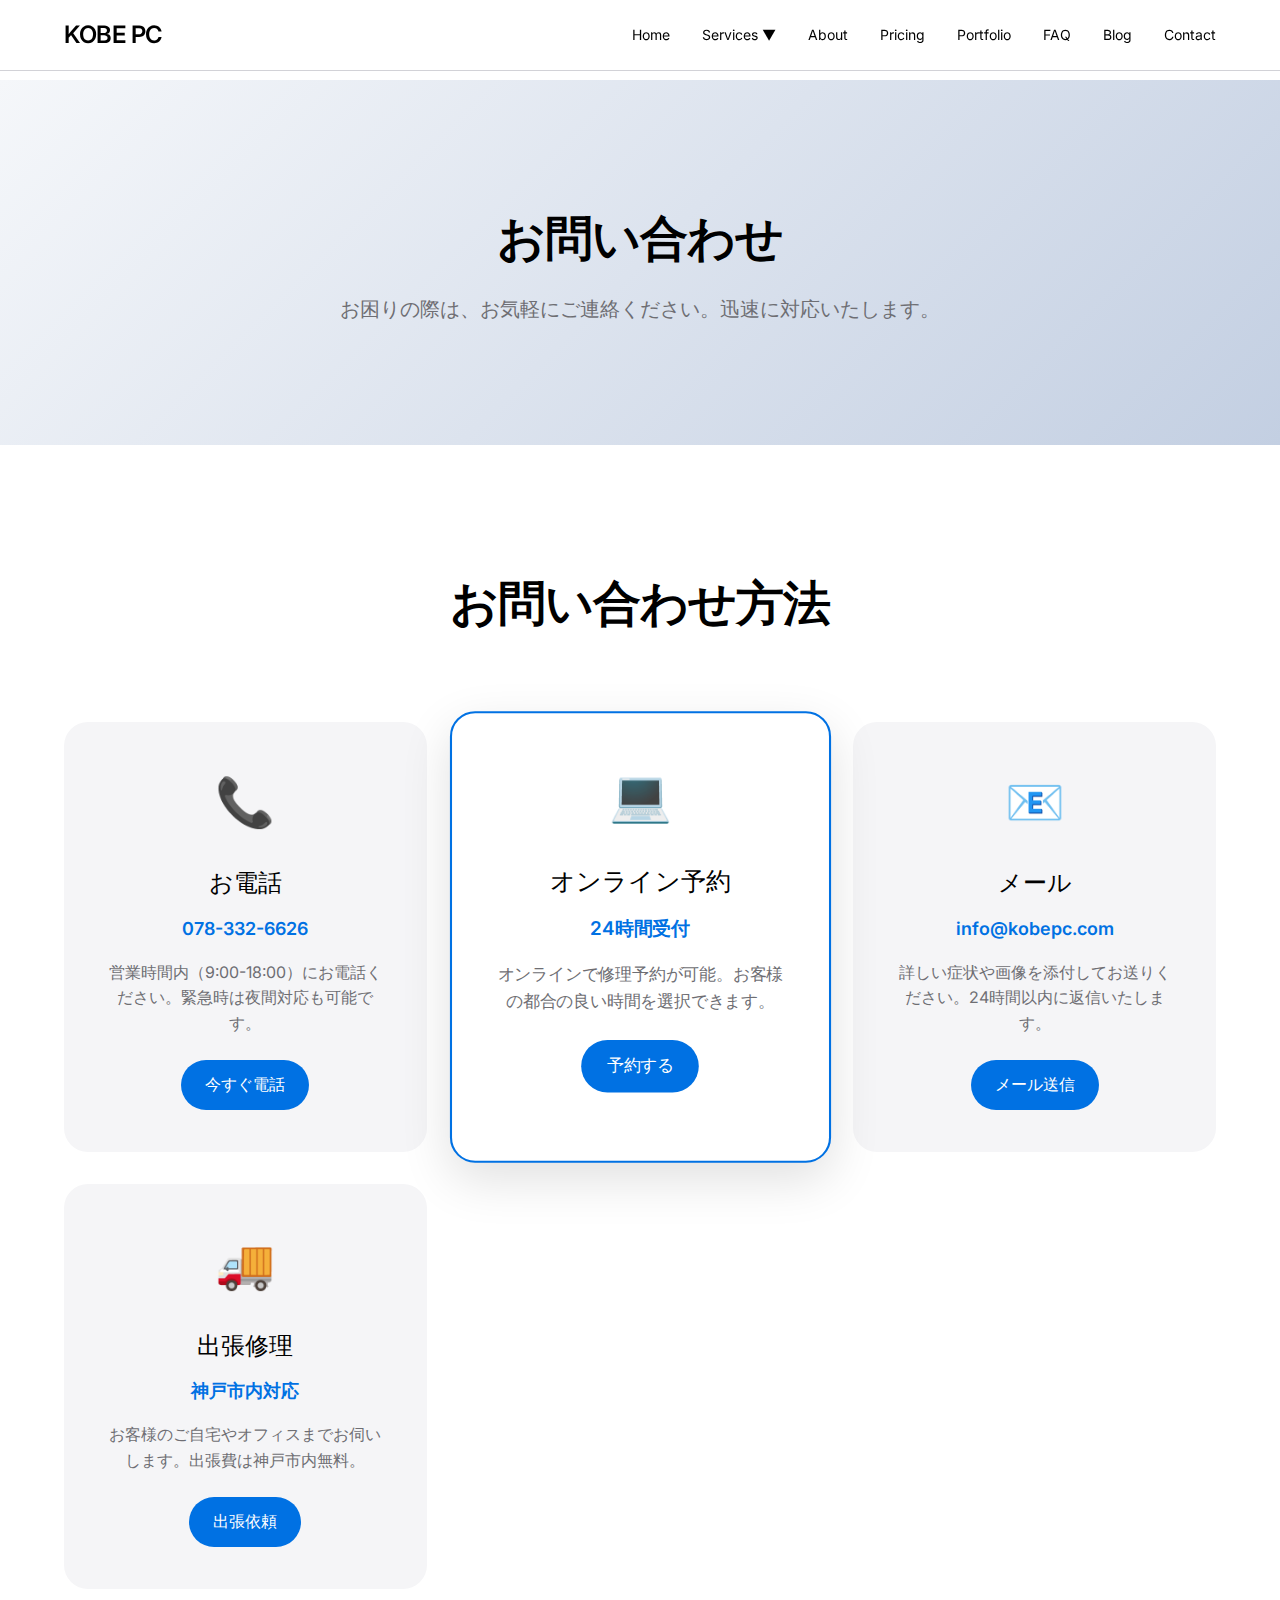
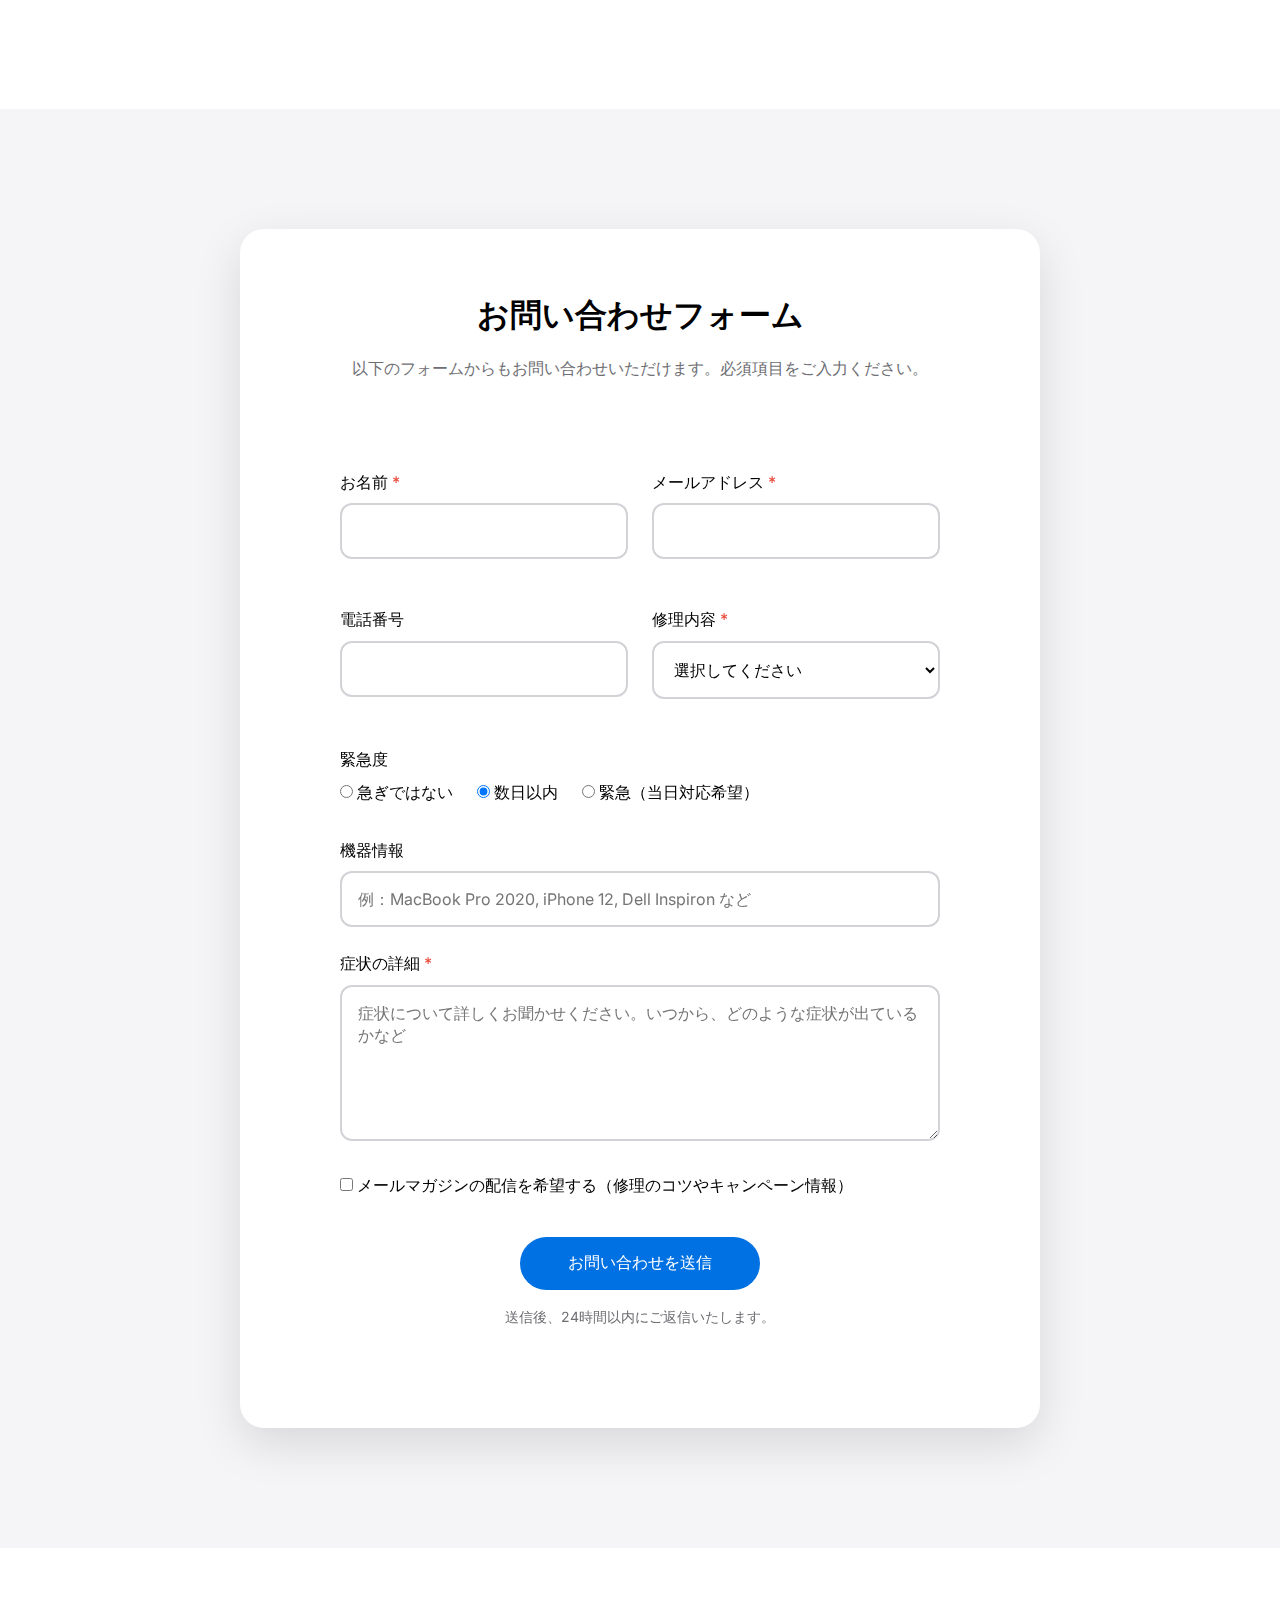
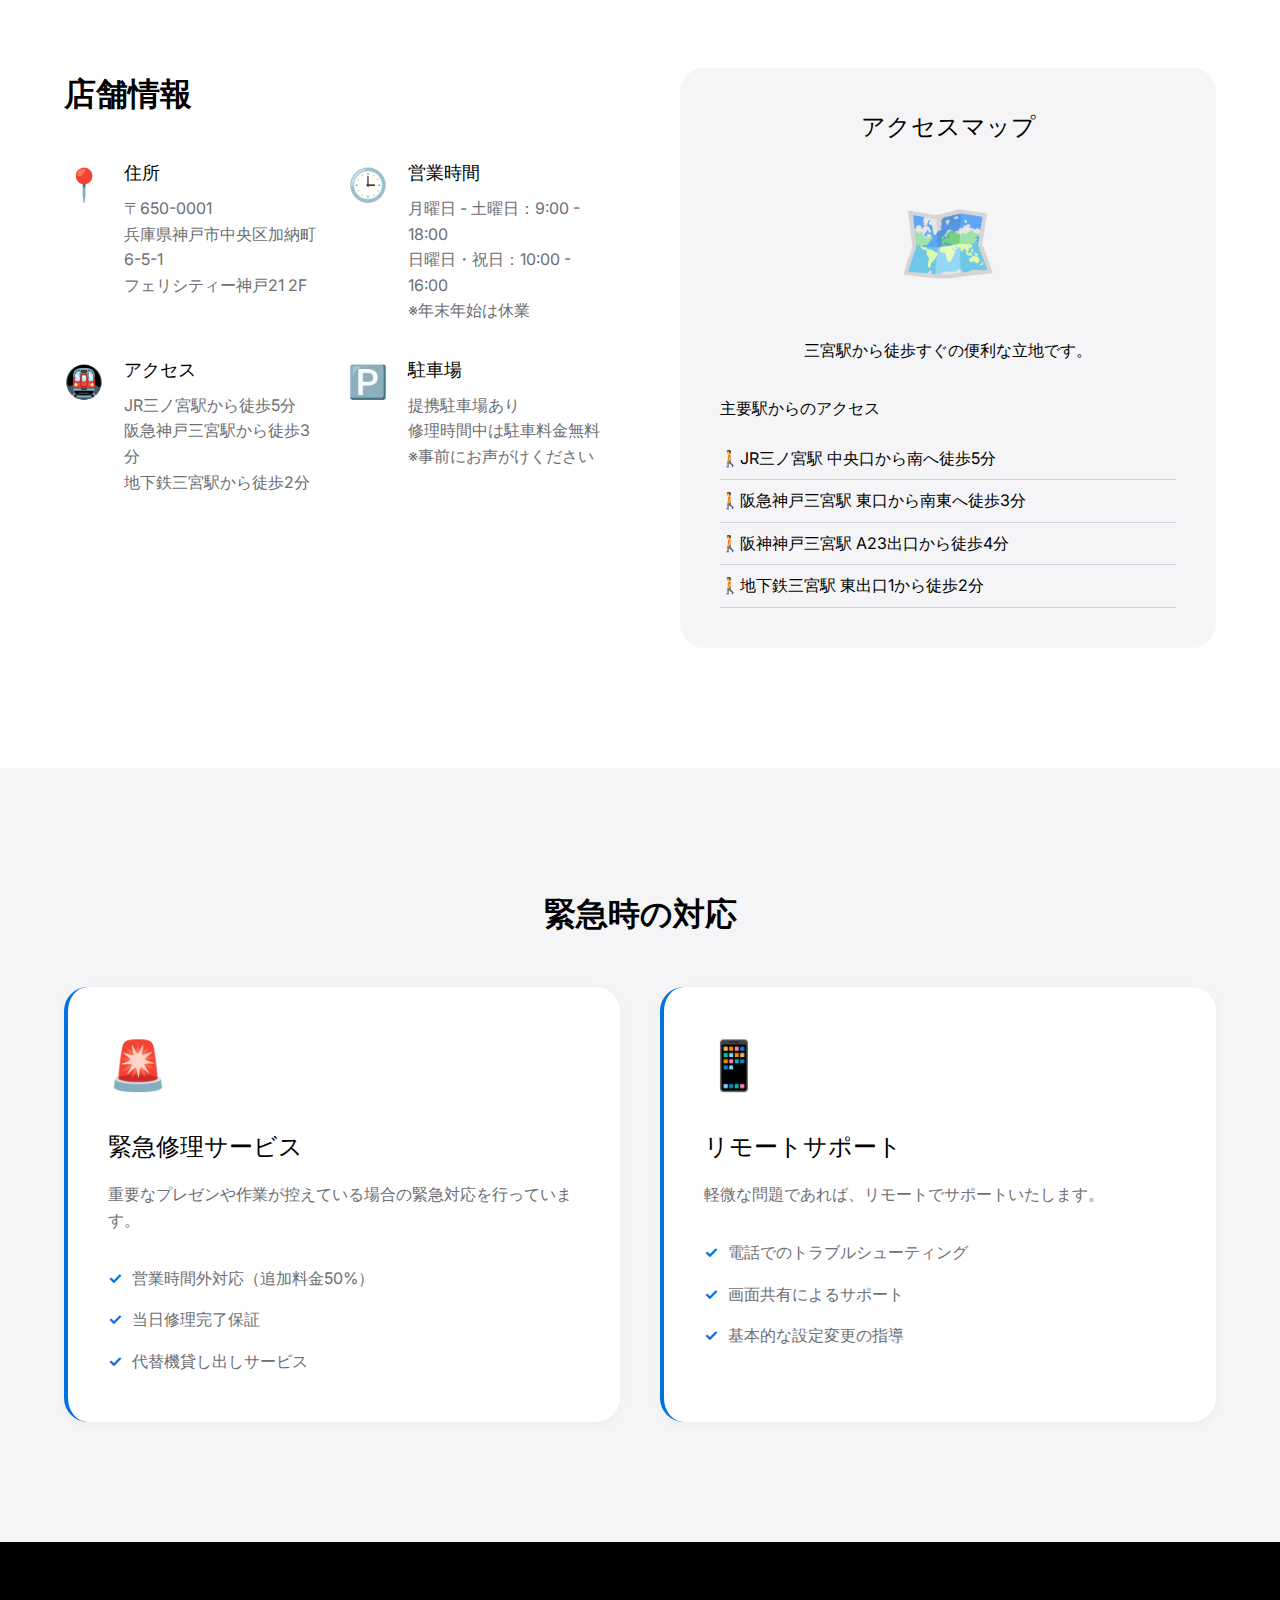
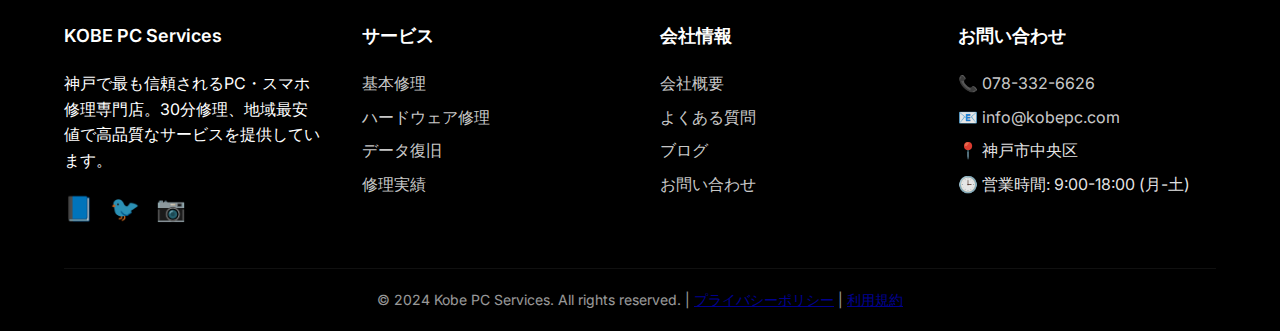
<file: pages/contact.html>
<!DOCTYPE html>
<html lang="ja">
<head>
    <meta charset="UTF-8">
    <meta name="viewport" content="width=device-width, initial-scale=1.0">
    <title>お問い合わせ | Kobe PC Services - 神戸のパソコン修理専門店</title>
    <meta name="description" content="Kobe PC Servicesへのお問い合わせ。電話078-332-6626、オンライン予約、メールでのお問い合わせが可能。営業時間9:00-18:00、神戸市内出張対応。">
    <link rel="stylesheet" href="../css/styles.css">
    <link rel="preconnect" href="https://fonts.googleapis.com">
    <link rel="preconnect" href="https://fonts.gstatic.com" crossorigin>
    <link href="https://fonts.googleapis.com/css2?family=Inter:wght@100;200;300;400;500;600&display=swap" rel="stylesheet">
</head>
<body>
    <div id="header-placeholder"></div>

    <main class="page-content">
        <section class="page-hero">
            <div class="container">
                <div class="page-hero-content">
                    <h1>お問い合わせ</h1>
                    <p>お困りの際は、お気軽にご連絡ください。迅速に対応いたします。</p>
                </div>
            </div>
        </section>

        <section class="contact-methods">
            <div class="container">
                <h2 class="section-title">お問い合わせ方法</h2>
                <div class="contact-grid">
                    <div class="contact-method">
                        <div class="method-icon">📞</div>
                        <h3>お電話</h3>
                        <p class="method-info">078-332-6626</p>
                        <p class="method-desc">営業時間内（9:00-18:00）にお電話ください。緊急時は夜間対応も可能です。</p>
                        <a href="tel:078-332-6626" class="method-button">今すぐ電話</a>
                    </div>
                    
                    <div class="contact-method featured">
                        <div class="method-icon">💻</div>
                        <h3>オンライン予約</h3>
                        <p class="method-info">24時間受付</p>
                        <p class="method-desc">オンラインで修理予約が可能。お客様の都合の良い時間を選択できます。</p>
                        <a href="https://www.kobepc.com/reserve" class="method-button">予約する</a>
                    </div>
                    
                    <div class="contact-method">
                        <div class="method-icon">📧</div>
                        <h3>メール</h3>
                        <p class="method-info">info@kobepc.com</p>
                        <p class="method-desc">詳しい症状や画像を添付してお送りください。24時間以内に返信いたします。</p>
                        <a href="mailto:info@kobepc.com" class="method-button">メール送信</a>
                    </div>
                    
                    <div class="contact-method">
                        <div class="method-icon">🚚</div>
                        <h3>出張修理</h3>
                        <p class="method-info">神戸市内対応</p>
                        <p class="method-desc">お客様のご自宅やオフィスまでお伺いします。出張費は神戸市内無料。</p>
                        <a href="tel:078-332-6626" class="method-button">出張依頼</a>
                    </div>
                </div>
            </div>
        </section>

        <section class="contact-form-section">
            <div class="container">
                <div class="form-container">
                    <div class="form-header">
                        <h2>お問い合わせフォーム</h2>
                        <p>以下のフォームからもお問い合わせいただけます。必須項目をご入力ください。</p>
                    </div>
                    
                    <form id="contact-form" class="contact-form">
                        <div class="form-row">
                            <div class="form-group">
                                <label for="name">お名前 <span class="required">*</span></label>
                                <input type="text" id="name" name="name" required>
                            </div>
                            <div class="form-group">
                                <label for="email">メールアドレス <span class="required">*</span></label>
                                <input type="email" id="email" name="email" required>
                            </div>
                        </div>
                        
                        <div class="form-row">
                            <div class="form-group">
                                <label for="phone">電話番号</label>
                                <input type="tel" id="phone" name="phone">
                            </div>
                            <div class="form-group">
                                <label for="service">修理内容 <span class="required">*</span></label>
                                <select id="service" name="service" required>
                                    <option value="">選択してください</option>
                                    <option value="基本修理">基本修理（ソフトウェア関連）</option>
                                    <option value="ハードウェア修理">ハードウェア修理</option>
                                    <option value="データ復旧">データ復旧</option>
                                    <option value="スマートフォン修理">スマートフォン修理</option>
                                    <option value="出張修理">出張修理</option>
                                    <option value="見積もり依頼">見積もり依頼</option>
                                    <option value="その他">その他</option>
                                </select>
                            </div>
                        </div>
                        
                        <div class="form-group">
                            <label for="urgency">緊急度</label>
                            <div class="radio-group">
                                <label class="radio-label">
                                    <input type="radio" name="urgency" value="低"> 急ぎではない
                                </label>
                                <label class="radio-label">
                                    <input type="radio" name="urgency" value="中" checked> 数日以内
                                </label>
                                <label class="radio-label">
                                    <input type="radio" name="urgency" value="高"> 緊急（当日対応希望）
                                </label>
                            </div>
                        </div>
                        
                        <div class="form-group">
                            <label for="device">機器情報</label>
                            <input type="text" id="device" name="device" placeholder="例：MacBook Pro 2020, iPhone 12, Dell Inspiron など">
                        </div>
                        
                        <div class="form-group">
                            <label for="message">症状の詳細 <span class="required">*</span></label>
                            <textarea id="message" name="message" rows="6" required placeholder="症状について詳しくお聞かせください。いつから、どのような症状が出ているかなど"></textarea>
                        </div>
                        
                        <div class="form-group">
                            <div class="checkbox-group">
                                <label class="checkbox-label">
                                    <input type="checkbox" name="newsletter" value="yes">
                                    メールマガジンの配信を希望する（修理のコツやキャンペーン情報）
                                </label>
                            </div>
                        </div>
                        
                        <div class="form-actions">
                            <button type="submit" class="submit-button">お問い合わせを送信</button>
                            <p class="form-note">送信後、24時間以内にご返信いたします。</p>
                        </div>
                    </form>
                </div>
            </div>
        </section>

        <section class="office-info">
            <div class="container">
                <div class="info-content">
                    <div class="office-details">
                        <h2>店舗情報</h2>
                        <div class="info-grid">
                            <div class="info-item">
                                <div class="info-icon">📍</div>
                                <div class="info-content-text">
                                    <h4>住所</h4>
                                    <p>〒650-0001<br>兵庫県神戸市中央区加納町6-5-1<br>フェリシティー神戸21 2F</p>
                                </div>
                            </div>
                            
                            <div class="info-item">
                                <div class="info-icon">🕒</div>
                                <div class="info-content-text">
                                    <h4>営業時間</h4>
                                    <p>月曜日 - 土曜日：9:00 - 18:00<br>日曜日・祝日：10:00 - 16:00<br>※年末年始は休業</p>
                                </div>
                            </div>
                            
                            <div class="info-item">
                                <div class="info-icon">🚇</div>
                                <div class="info-content-text">
                                    <h4>アクセス</h4>
                                    <p>JR三ノ宮駅から徒歩5分<br>阪急神戸三宮駅から徒歩3分<br>地下鉄三宮駅から徒歩2分</p>
                                </div>
                            </div>
                            
                            <div class="info-item">
                                <div class="info-icon">🅿️</div>
                                <div class="info-content-text">
                                    <h4>駐車場</h4>
                                    <p>提携駐車場あり<br>修理時間中は駐車料金無料<br>※事前にお声がけください</p>
                                </div>
                            </div>
                        </div>
                    </div>
                    
                    <div class="map-placeholder">
                        <div class="map-content">
                            <h3>アクセスマップ</h3>
                            <div class="map-visual">🗺️</div>
                            <p>三宮駅から徒歩すぐの便利な立地です。</p>
                            <div class="map-directions">
                                <h4>主要駅からのアクセス</h4>
                                <ul>
                                    <li>JR三ノ宮駅 中央口から南へ徒歩5分</li>
                                    <li>阪急神戸三宮駅 東口から南東へ徒歩3分</li>
                                    <li>阪神神戸三宮駅 A23出口から徒歩4分</li>
                                    <li>地下鉄三宮駅 東出口1から徒歩2分</li>
                                </ul>
                            </div>
                        </div>
                    </div>
                </div>
            </div>
        </section>

        <section class="emergency-contact">
            <div class="container">
                <div class="emergency-info">
                    <h2>緊急時の対応</h2>
                    <div class="emergency-grid">
                        <div class="emergency-card">
                            <div class="emergency-icon">🚨</div>
                            <h3>緊急修理サービス</h3>
                            <p>重要なプレゼンや作業が控えている場合の緊急対応を行っています。</p>
                            <ul>
                                <li>営業時間外対応（追加料金50%）</li>
                                <li>当日修理完了保証</li>
                                <li>代替機貸し出しサービス</li>
                            </ul>
                        </div>
                        
                        <div class="emergency-card">
                            <div class="emergency-icon">📱</div>
                            <h3>リモートサポート</h3>
                            <p>軽微な問題であれば、リモートでサポートいたします。</p>
                            <ul>
                                <li>電話でのトラブルシューティング</li>
                                <li>画面共有によるサポート</li>
                                <li>基本的な設定変更の指導</li>
                            </ul>
                        </div>
                    </div>
                </div>
            </div>
        </section>
    </main>

    <div id="footer-placeholder"></div>

    <script src="../js/shared.js"></script>
    <script>
        // Enhanced contact form handling
        document.addEventListener('DOMContentLoaded', () => {
            const contactForm = document.getElementById('contact-form');
            if (contactForm) {
                contactForm.addEventListener('submit', (e) => {
                    e.preventDefault();
                    
                    // Get form data
                    const formData = new FormData(contactForm);
                    const data = Object.fromEntries(formData);
                    
                    // Validation
                    if (!data.name || !data.email || !data.service || !data.message) {
                        alert('必須項目をすべて入力してください。');
                        return;
                    }
                    
                    // Email validation
                    const emailRegex = /^[^\s@]+@[^\s@]+\.[^\s@]+$/;
                    if (!emailRegex.test(data.email)) {
                        alert('有効なメールアドレスを入力してください。');
                        return;
                    }
                    
                    // Submit simulation
                    const submitButton = contactForm.querySelector('.submit-button');
                    const originalText = submitButton.textContent;
                    submitButton.textContent = '送信中...';
                    submitButton.disabled = true;
                    
                    setTimeout(() => {
                        alert('お問い合わせありがとうございます。24時間以内にご返信いたします。緊急の場合は直接お電話ください。');
                        contactForm.reset();
                        submitButton.textContent = originalText;
                        submitButton.disabled = false;
                    }, 2000);
                });
            }
        });
    </script>
</body>
</html>
</file>
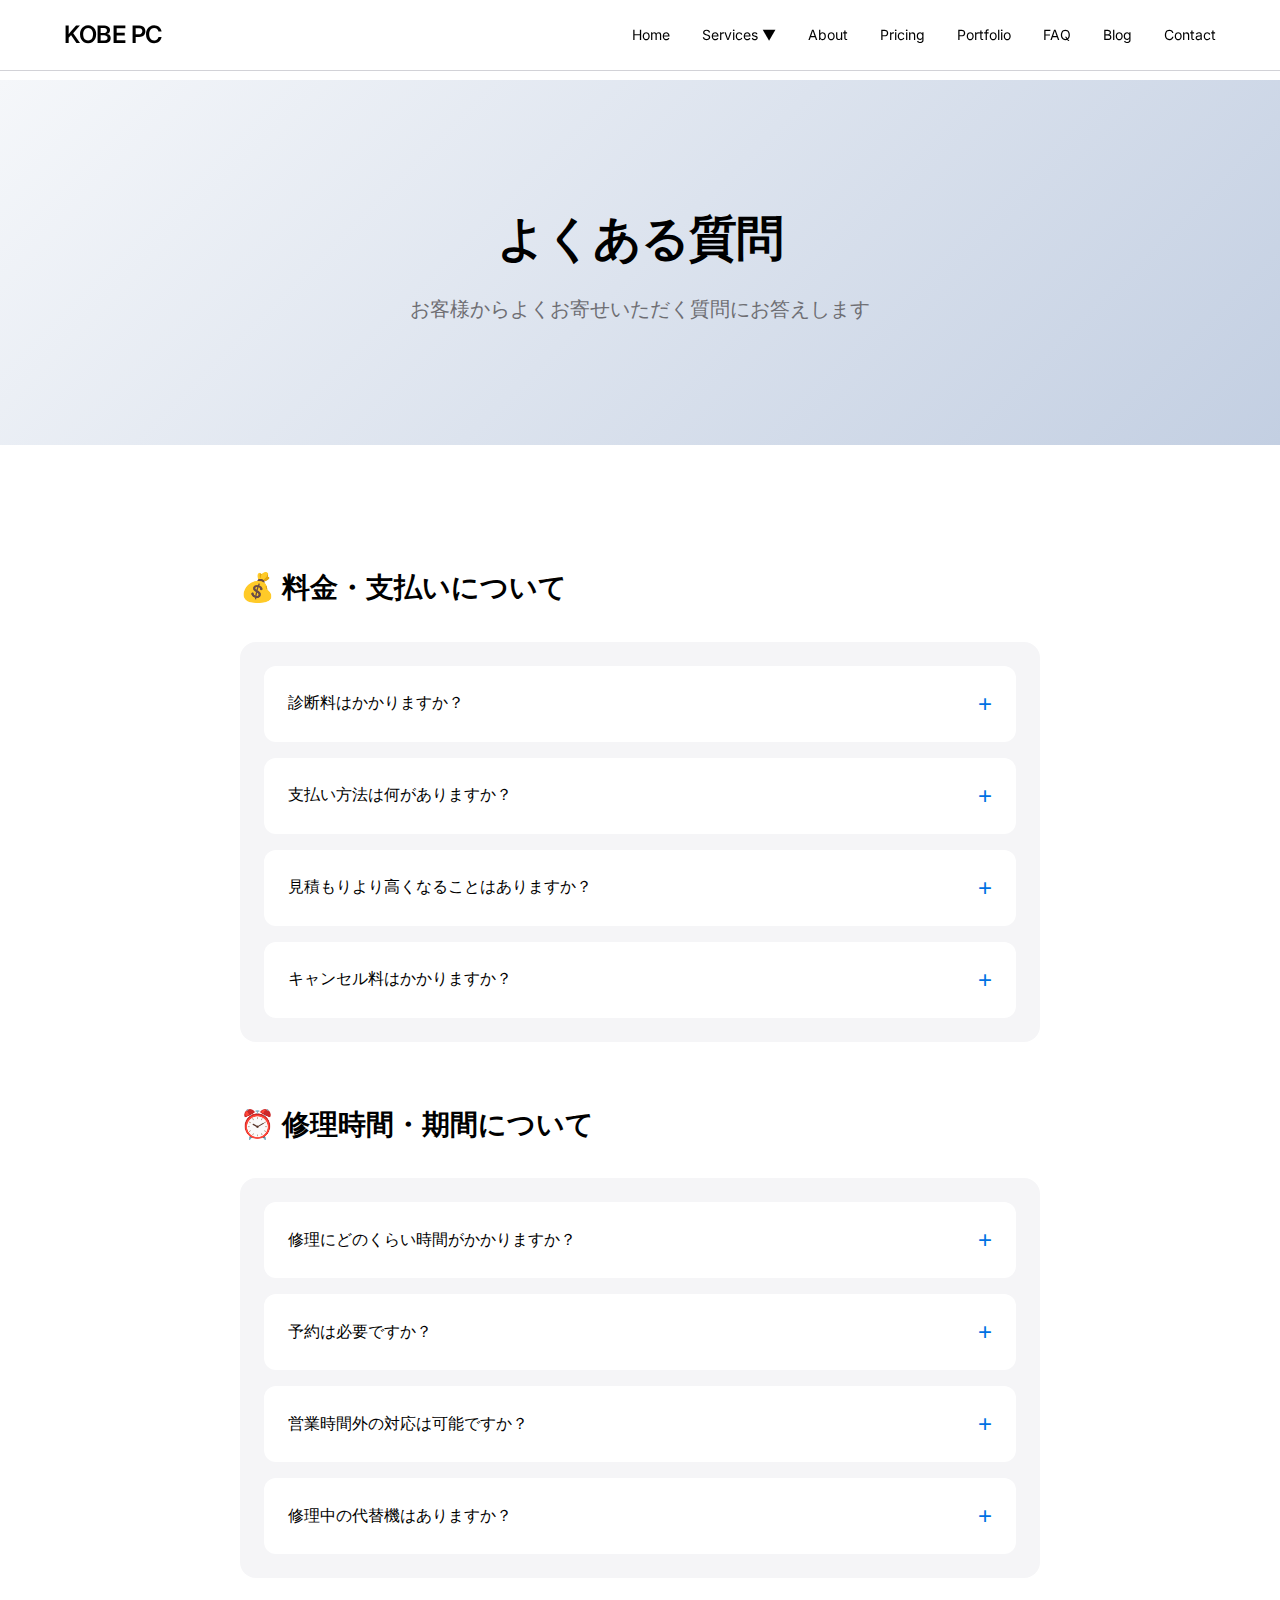
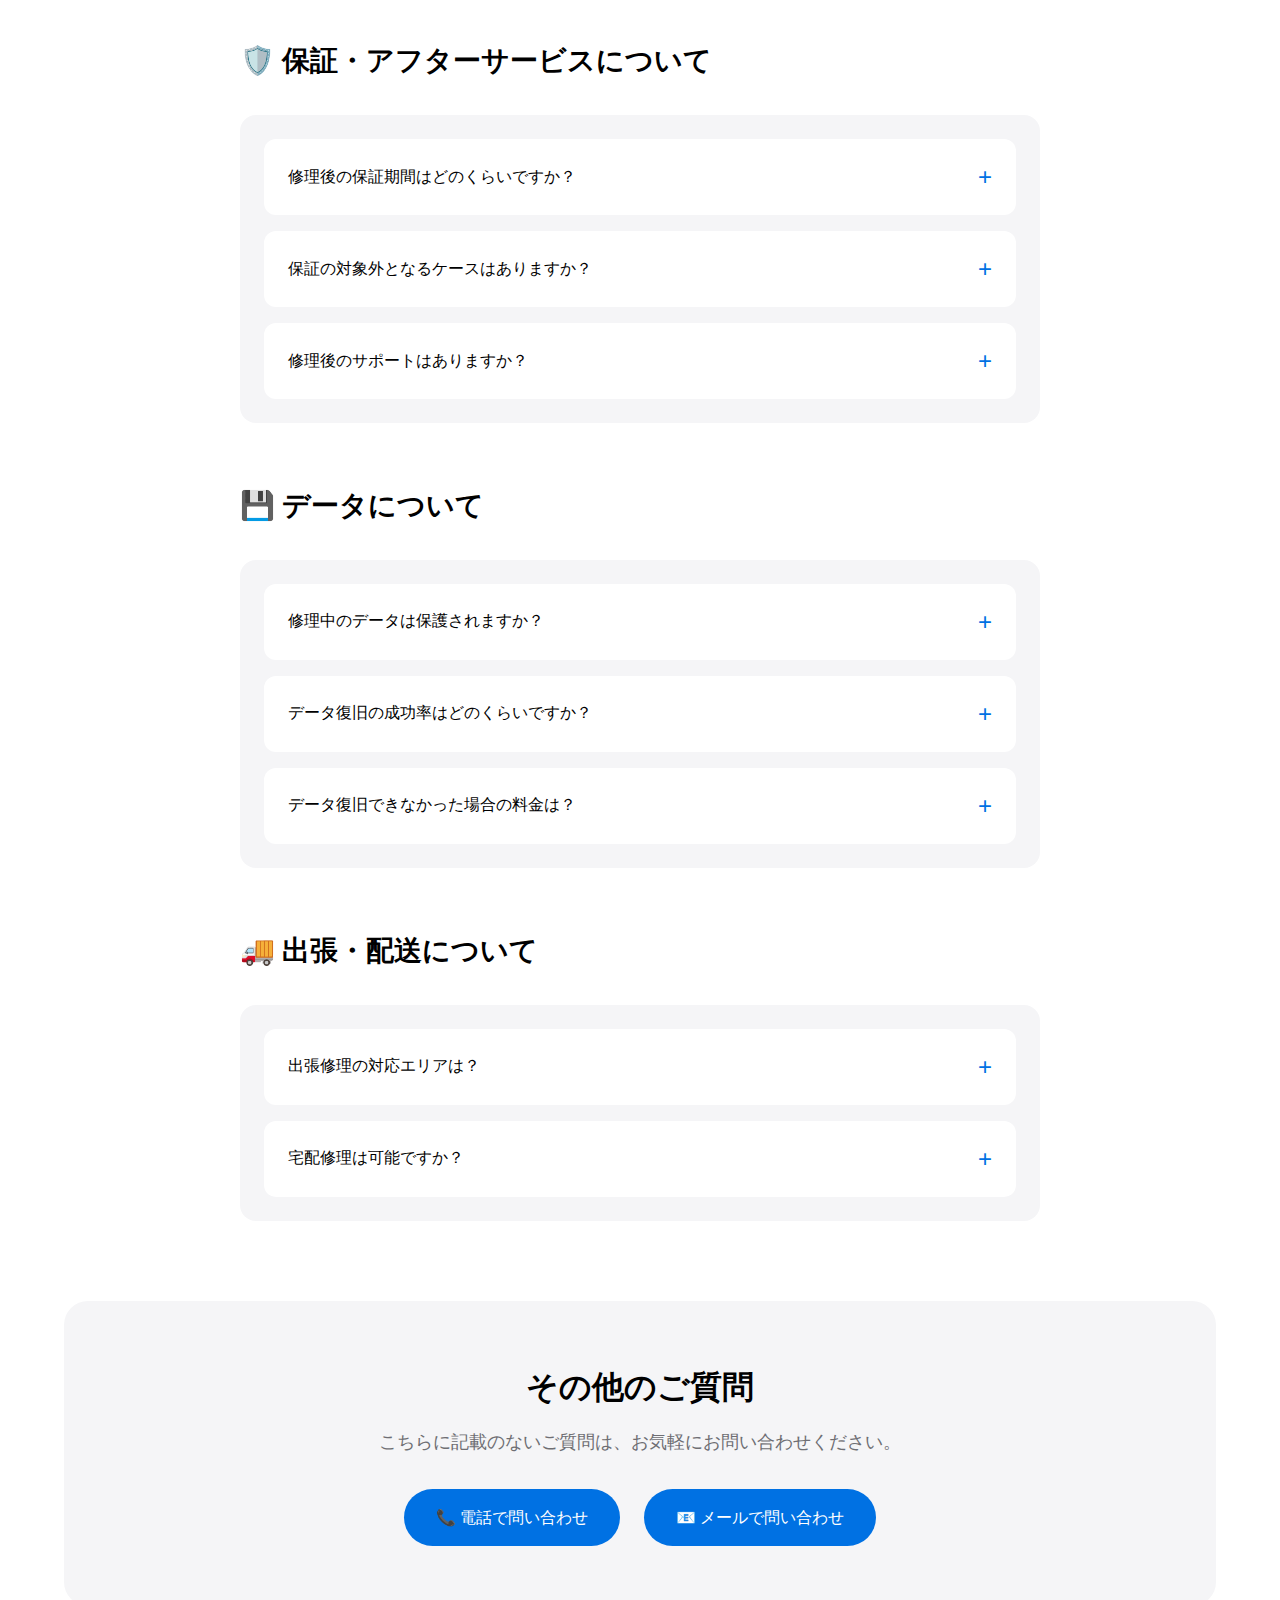
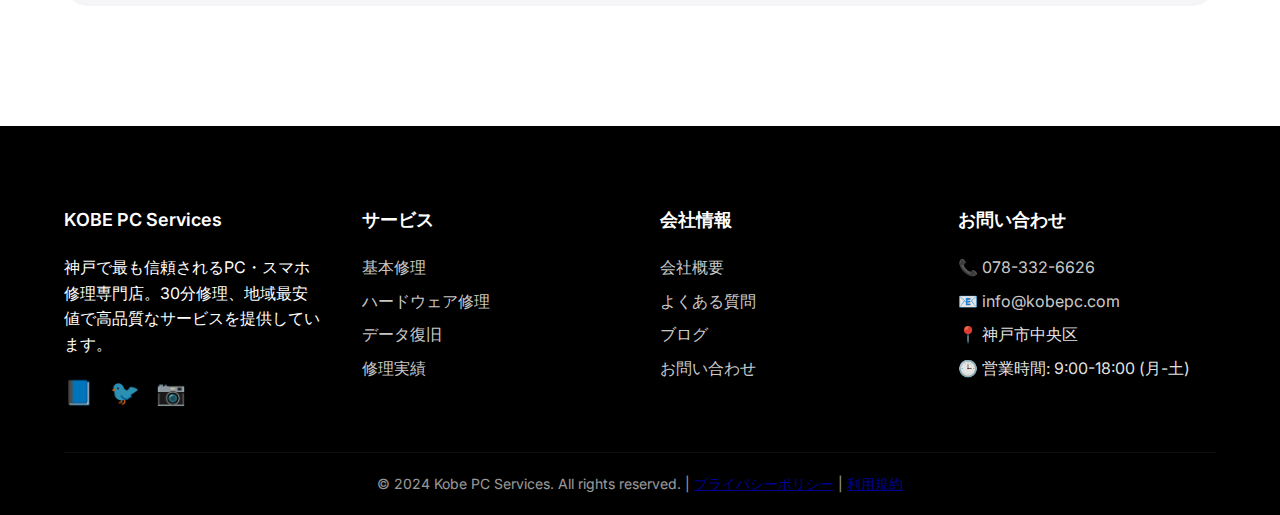
<file: pages/faq.html>
<!DOCTYPE html>
<html lang="ja">
<head>
    <meta charset="UTF-8">
    <meta name="viewport" content="width=device-width, initial-scale=1.0">
    <title>よくある質問 | Kobe PC Services - 神戸のパソコン修理専門店</title>
    <meta name="description" content="Kobe PC Servicesによくお寄せいただく質問と回答。修理料金、作業時間、保証内容など、お客様の疑問にお答えします。">
    <link rel="stylesheet" href="../css/styles.css">
    <link rel="preconnect" href="https://fonts.googleapis.com">
    <link rel="preconnect" href="https://fonts.gstatic.com" crossorigin>
    <link href="https://fonts.googleapis.com/css2?family=Inter:wght@100;200;300;400;500;600&display=swap" rel="stylesheet">
</head>
<body>
    <div id="header-placeholder"></div>

    <main class="page-content">
        <section class="page-hero">
            <div class="container">
                <div class="page-hero-content">
                    <h1>よくある質問</h1>
                    <p>お客様からよくお寄せいただく質問にお答えします</p>
                </div>
            </div>
        </section>

        <section class="faq-section">
            <div class="container">
                <div class="faq-categories">
                    <div class="faq-category">
                        <h2 class="category-title">💰 料金・支払いについて</h2>
                        <div class="faq-list">
                            <div class="faq-item">
                                <button class="faq-question">
                                    <span>診断料はかかりますか？</span>
                                    <span class="faq-icon">+</span>
                                </button>
                                <div class="faq-answer">
                                    <p>初回診断は無料です。修理の可否と概算見積もりをお伝えします。ただし、お客様のご都合により修理をキャンセルされる場合は、診断料として¥2,000をいただく場合があります。</p>
                                </div>
                            </div>
                            
                            <div class="faq-item">
                                <button class="faq-question">
                                    <span>支払い方法は何がありますか？</span>
                                    <span class="faq-icon">+</span>
                                </button>
                                <div class="faq-answer">
                                    <p>現金、各種クレジットカード（VISA、MasterCard、JCB、AMEX、Diners）、銀行振込に対応しています。法人様の場合は、請求書払いも可能です（要審査）。</p>
                                </div>
                            </div>
                            
                            <div class="faq-item">
                                <button class="faq-question">
                                    <span>見積もりより高くなることはありますか？</span>
                                    <span class="faq-icon">+</span>
                                </button>
                                <div class="faq-answer">
                                    <p>原則として、事前にお伝えした見積もり金額から追加料金が発生することはありません。万が一、修理中に別の問題が見つかった場合は、必ずお客様にご連絡し、了承を得てから作業を進めます。</p>
                                </div>
                            </div>
                            
                            <div class="faq-item">
                                <button class="faq-question">
                                    <span>キャンセル料はかかりますか？</span>
                                    <span class="faq-icon">+</span>
                                </button>
                                <div class="faq-answer">
                                    <p>診断後、修理前のキャンセルは診断料¥2,000のみ。部品発注後のキャンセルは、部品代金の50%をキャンセル料としていただきます。</p>
                                </div>
                            </div>
                        </div>
                    </div>

                    <div class="faq-category">
                        <h2 class="category-title">⏰ 修理時間・期間について</h2>
                        <div class="faq-list">
                            <div class="faq-item">
                                <button class="faq-question">
                                    <span>修理にどのくらい時間がかかりますか？</span>
                                    <span class="faq-icon">+</span>
                                </button>
                                <div class="faq-answer">
                                    <p>修理内容により異なりますが、ソフトウェアの問題は30分〜2時間、ハードウェア交換は1〜3時間程度です。部品の在庫がある場合、多くの修理は当日中に完了します。</p>
                                </div>
                            </div>
                            
                            <div class="faq-item">
                                <button class="faq-question">
                                    <span>予約は必要ですか？</span>
                                    <span class="faq-icon">+</span>
                                </button>
                                <div class="faq-answer">
                                    <p>予約なしでもお受けしますが、予約優先となります。特に土日や夕方は混雑するため、事前予約をお勧めします。オンライン予約は24時間受付中です。</p>
                                </div>
                            </div>
                            
                            <div class="faq-item">
                                <button class="faq-question">
                                    <span>営業時間外の対応は可能ですか？</span>
                                    <span class="faq-icon">+</span>
                                </button>
                                <div class="faq-answer">
                                    <p>緊急の場合は営業時間外も対応可能です。ただし、通常料金の50%増しの緊急対応料金となります。事前にお電話でご相談ください。</p>
                                </div>
                            </div>
                            
                            <div class="faq-item">
                                <button class="faq-question">
                                    <span>修理中の代替機はありますか？</span>
                                    <span class="faq-icon">+</span>
                                </button>
                                <div class="faq-answer">
                                    <p>数に限りがありますが、修理期間中の代替機（ノートパソコン）の貸し出しサービスがあります。1日¥1,000でご利用いただけます。</p>
                                </div>
                            </div>
                        </div>
                    </div>

                    <div class="faq-category">
                        <h2 class="category-title">🛡️ 保証・アフターサービスについて</h2>
                        <div class="faq-list">
                            <div class="faq-item">
                                <button class="faq-question">
                                    <span>修理後の保証期間はどのくらいですか？</span>
                                    <span class="faq-icon">+</span>
                                </button>
                                <div class="faq-answer">
                                    <p>修理箇所により異なりますが、基本的に3〜6ヶ月の保証期間を設けています。保証期間内に同じ症状が再発した場合は、無料で再修理いたします。</p>
                                </div>
                            </div>
                            
                            <div class="faq-item">
                                <button class="faq-question">
                                    <span>保証の対象外となるケースはありますか？</span>
                                    <span class="faq-icon">+</span>
                                </button>
                                <div class="faq-answer">
                                    <p>お客様の過失による故障（落下、水没など）、他店での修理・改造、自然災害による故障は保証対象外となります。詳しくは修理時にお渡しする保証書をご確認ください。</p>
                                </div>
                            </div>
                            
                            <div class="faq-item">
                                <button class="faq-question">
                                    <span>修理後のサポートはありますか？</span>
                                    <span class="faq-icon">+</span>
                                </button>
                                <div class="faq-answer">
                                    <p>修理後1ヶ月間は、電話やメールでの技術サポートを無料で行っています。使い方がわからない、設定で困ったなど、お気軽にご相談ください。</p>
                                </div>
                            </div>
                        </div>
                    </div>

                    <div class="faq-category">
                        <h2 class="category-title">💾 データについて</h2>
                        <div class="faq-list">
                            <div class="faq-item">
                                <button class="faq-question">
                                    <span>修理中のデータは保護されますか？</span>
                                    <span class="faq-icon">+</span>
                                </button>
                                <div class="faq-answer">
                                    <p>お客様のデータは最優先で保護します。修理前にバックアップを取り、修理中もデータの安全性を確保します。ただし、万一に備えて重要なデータは事前にバックアップをお勧めします。</p>
                                </div>
                            </div>
                            
                            <div class="faq-item">
                                <button class="faq-question">
                                    <span>データ復旧の成功率はどのくらいですか？</span>
                                    <span class="faq-icon">+</span>
                                </button>
                                <div class="faq-answer">
                                    <p>論理障害の場合は約95%、物理障害の場合は約75%の成功率です。ただし、障害の程度により異なります。診断時に復旧可能性をお伝えします。</p>
                                </div>
                            </div>
                            
                            <div class="faq-item">
                                <button class="faq-question">
                                    <span>データ復旧できなかった場合の料金は？</span>
                                    <span class="faq-icon">+</span>
                                </button>
                                <div class="faq-answer">
                                    <p>データ復旧は成功報酬制です。データを復旧できなかった場合、作業料金はいただきません（診断料のみ）。</p>
                                </div>
                            </div>
                        </div>
                    </div>

                    <div class="faq-category">
                        <h2 class="category-title">🚚 出張・配送について</h2>
                        <div class="faq-list">
                            <div class="faq-item">
                                <button class="faq-question">
                                    <span>出張修理の対応エリアは？</span>
                                    <span class="faq-icon">+</span>
                                </button>
                                <div class="faq-answer">
                                    <p>神戸市内全域に対応しています。市外の場合も、別途出張費で対応可能な場合があります。詳しくはお問い合わせください。</p>
                                </div>
                            </div>
                            
                            <div class="faq-item">
                                <button class="faq-question">
                                    <span>宅配修理は可能ですか？</span>
                                    <span class="faq-icon">+</span>
                                </button>
                                <div class="faq-answer">
                                    <p>はい、全国対応で宅配修理を承っています。送料はお客様負担となりますが、修理代金¥20,000以上の場合は返送料無料です。</p>
                                </div>
                            </div>
                        </div>
                    </div>
                </div>

                <div class="faq-contact">
                    <h2>その他のご質問</h2>
                    <p>こちらに記載のないご質問は、お気軽にお問い合わせください。</p>
                    <div class="contact-buttons">
                        <a href="tel:078-332-6626" class="contact-btn">
                            📞 電話で問い合わせ
                        </a>
                        <a href="/pages/contact.html" class="contact-btn">
                            📧 メールで問い合わせ
                        </a>
                    </div>
                </div>
            </div>
        </section>
    </main>

    <div id="footer-placeholder"></div>

    <script src="../js/shared.js"></script>
    <script>
        // FAQ accordion functionality
        document.addEventListener('DOMContentLoaded', () => {
            const faqItems = document.querySelectorAll('.faq-item');
            
            faqItems.forEach(item => {
                const question = item.querySelector('.faq-question');
                const answer = item.querySelector('.faq-answer');
                const icon = item.querySelector('.faq-icon');
                
                question.addEventListener('click', () => {
                    const isOpen = item.classList.contains('active');
                    
                    // Close all other items
                    faqItems.forEach(otherItem => {
                        if (otherItem !== item) {
                            otherItem.classList.remove('active');
                            otherItem.querySelector('.faq-answer').style.maxHeight = null;
                            otherItem.querySelector('.faq-icon').textContent = '+';
                        }
                    });
                    
                    // Toggle current item
                    if (isOpen) {
                        item.classList.remove('active');
                        answer.style.maxHeight = null;
                        icon.textContent = '+';
                    } else {
                        item.classList.add('active');
                        answer.style.maxHeight = answer.scrollHeight + 'px';
                        icon.textContent = '−';
                    }
                });
            });
        });
    </script>
</body>
</html>
</file>
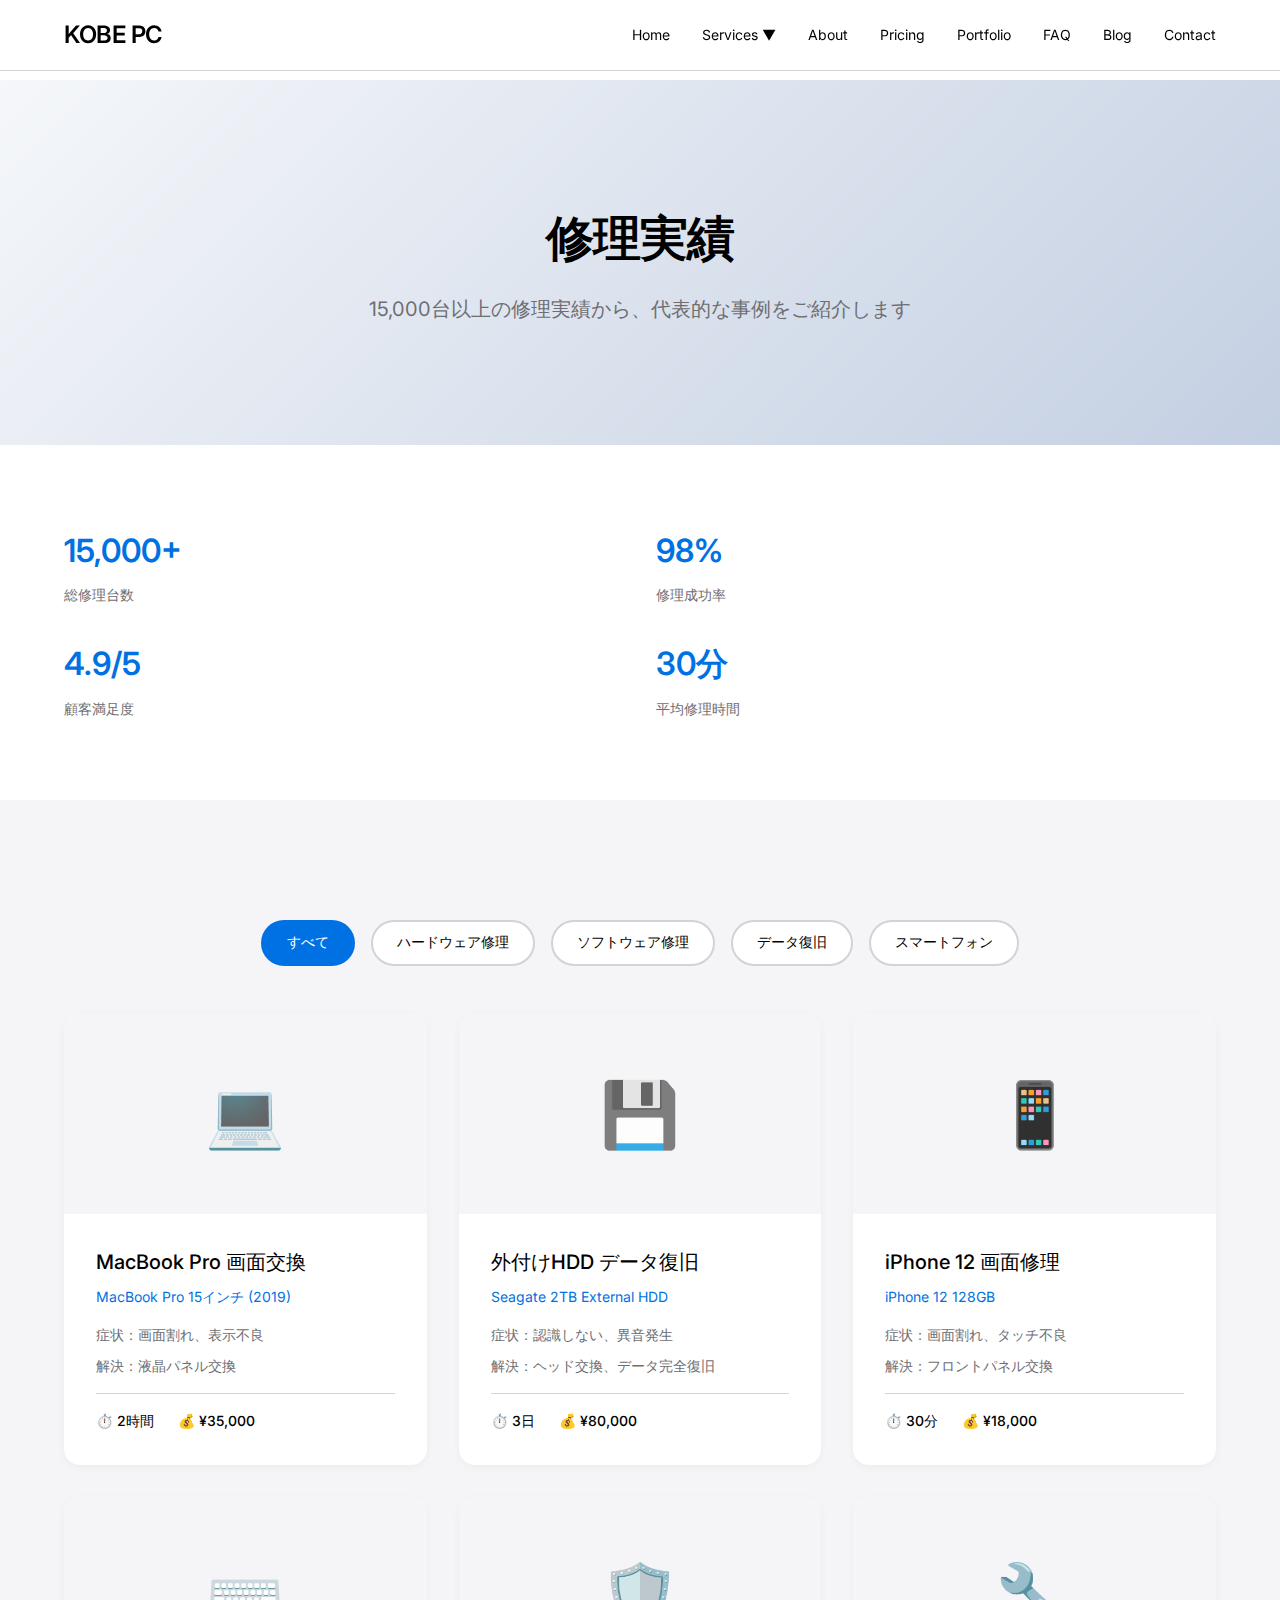
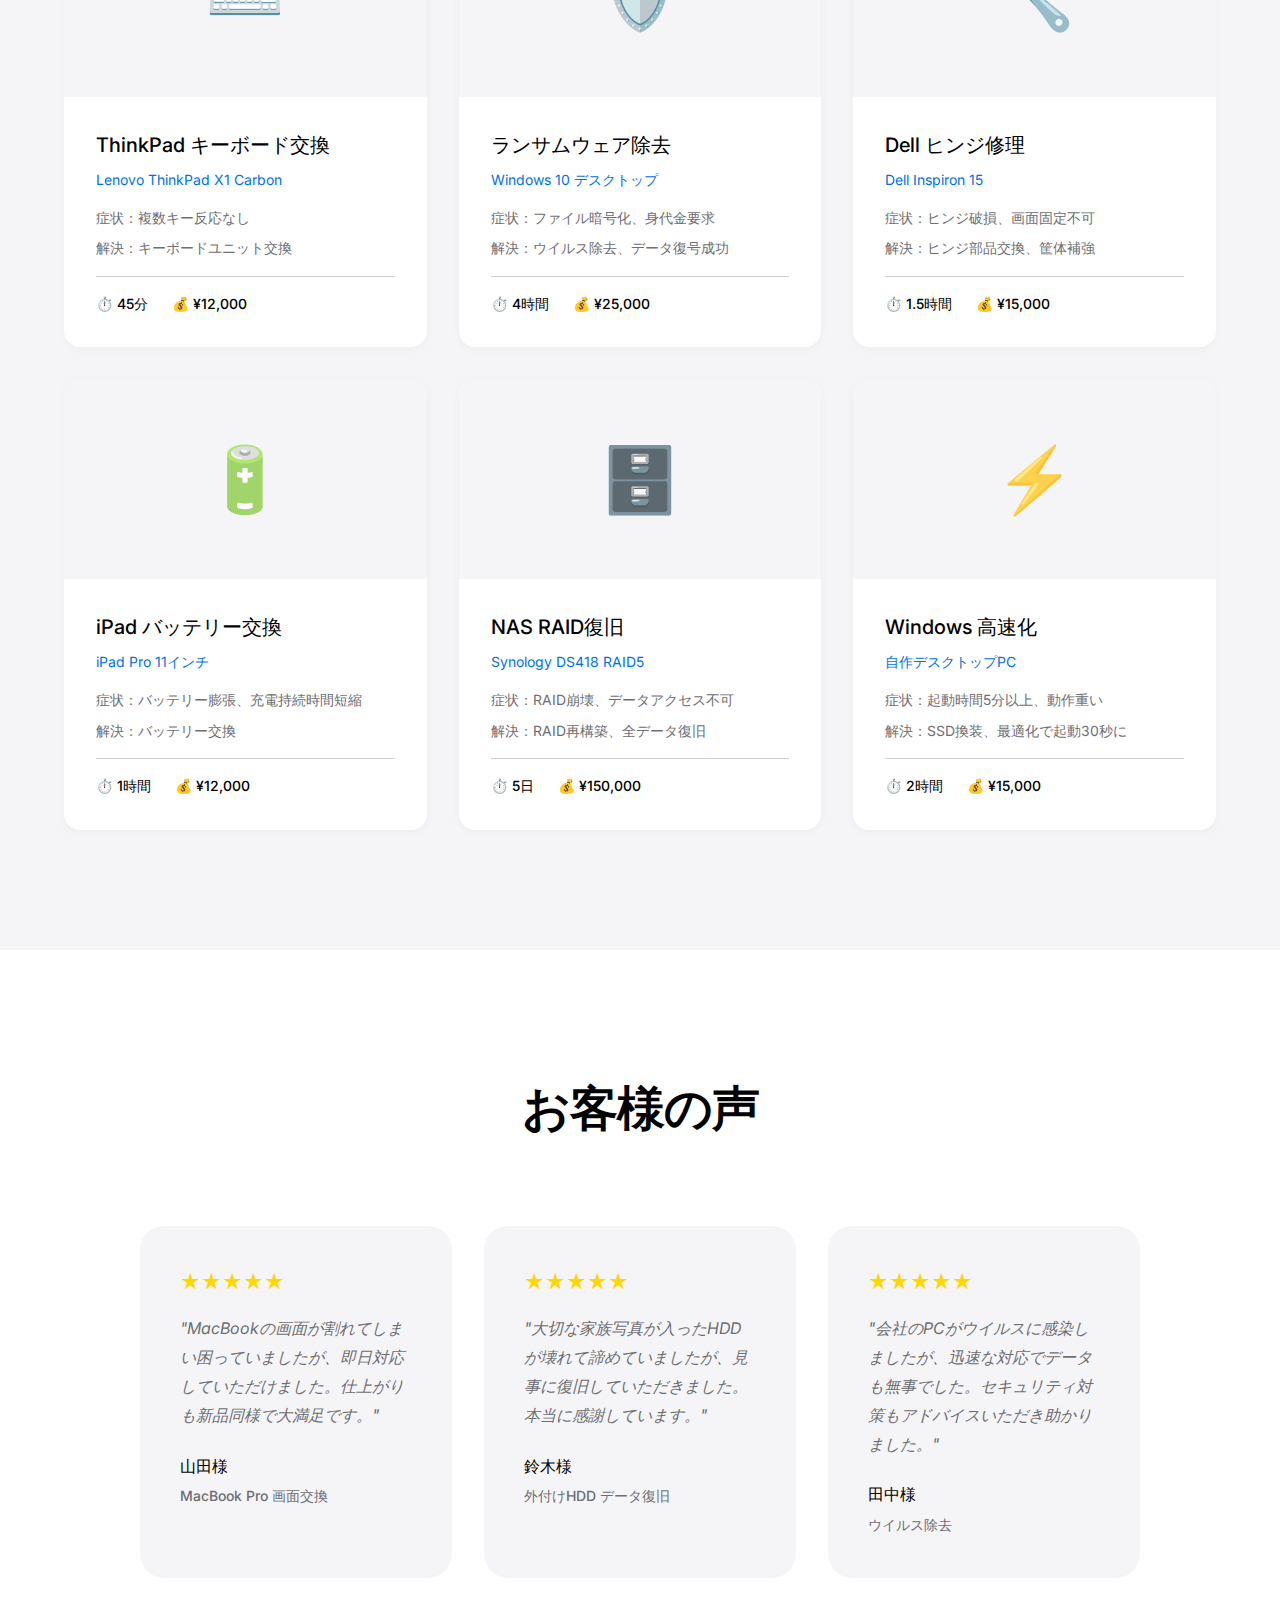
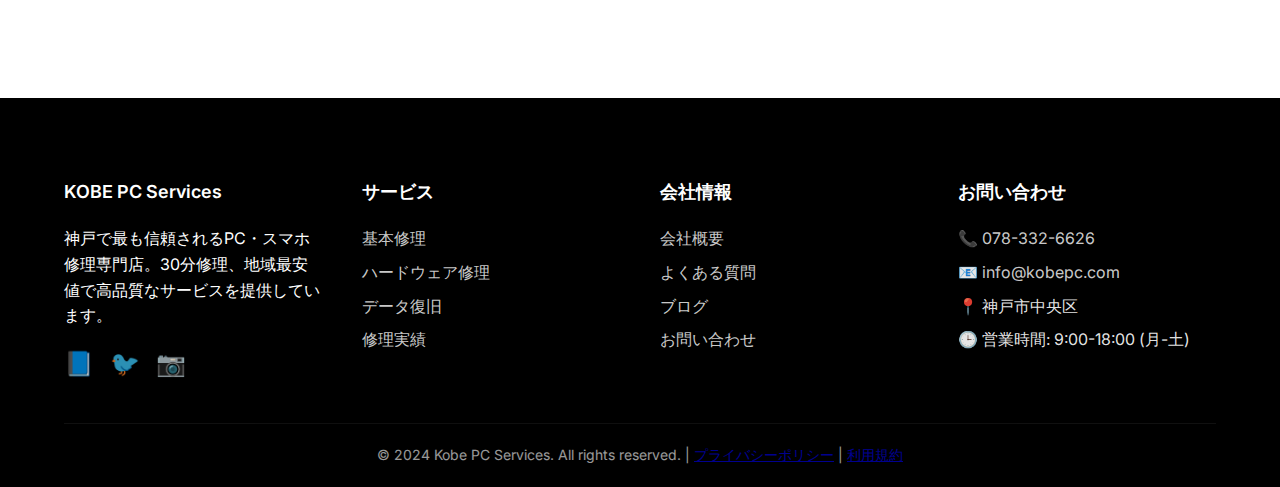
<file: pages/portfolio.html>
<!DOCTYPE html>
<html lang="ja">
<head>
    <meta charset="UTF-8">
    <meta name="viewport" content="width=device-width, initial-scale=1.0">
    <title>修理実績 | Kobe PC Services - 神戸のパソコン修理専門店</title>
    <meta name="description" content="Kobe PC Servicesの修理実績ギャラリー。15,000台以上の修理実績から、代表的な修理事例をご紹介。">
    <link rel="stylesheet" href="../css/styles.css">
    <link rel="preconnect" href="https://fonts.googleapis.com">
    <link rel="preconnect" href="https://fonts.gstatic.com" crossorigin>
    <link href="https://fonts.googleapis.com/css2?family=Inter:wght@100;200;300;400;500;600&display=swap" rel="stylesheet">
</head>
<body>
    <div id="header-placeholder"></div>

    <main class="page-content">
        <section class="page-hero">
            <div class="container">
                <div class="page-hero-content">
                    <h1>修理実績</h1>
                    <p>15,000台以上の修理実績から、代表的な事例をご紹介します</p>
                </div>
            </div>
        </section>

        <section class="portfolio-stats">
            <div class="container">
                <div class="stats-grid">
                    <div class="stat-card">
                        <div class="stat-number">15,000+</div>
                        <div class="stat-label">総修理台数</div>
                    </div>
                    <div class="stat-card">
                        <div class="stat-number">98%</div>
                        <div class="stat-label">修理成功率</div>
                    </div>
                    <div class="stat-card">
                        <div class="stat-number">4.9/5</div>
                        <div class="stat-label">顧客満足度</div>
                    </div>
                    <div class="stat-card">
                        <div class="stat-number">30分</div>
                        <div class="stat-label">平均修理時間</div>
                    </div>
                </div>
            </div>
        </section>

        <section class="portfolio-gallery">
            <div class="container">
                <div class="filter-buttons">
                    <button class="filter-btn active" data-filter="all">すべて</button>
                    <button class="filter-btn" data-filter="hardware">ハードウェア修理</button>
                    <button class="filter-btn" data-filter="software">ソフトウェア修理</button>
                    <button class="filter-btn" data-filter="data">データ復旧</button>
                    <button class="filter-btn" data-filter="smartphone">スマートフォン</button>
                </div>

                <div class="portfolio-grid">
                    <div class="portfolio-item" data-category="hardware">
                        <div class="portfolio-image">
                            <div class="image-placeholder">💻</div>
                        </div>
                        <div class="portfolio-info">
                            <h3>MacBook Pro 画面交換</h3>
                            <p class="device-info">MacBook Pro 15インチ (2019)</p>
                            <p class="issue">症状：画面割れ、表示不良</p>
                            <p class="solution">解決：液晶パネル交換</p>
                            <div class="repair-meta">
                                <span class="repair-time">⏱️ 2時間</span>
                                <span class="repair-cost">💰 ¥35,000</span>
                            </div>
                        </div>
                    </div>

                    <div class="portfolio-item" data-category="data">
                        <div class="portfolio-image">
                            <div class="image-placeholder">💾</div>
                        </div>
                        <div class="portfolio-info">
                            <h3>外付けHDD データ復旧</h3>
                            <p class="device-info">Seagate 2TB External HDD</p>
                            <p class="issue">症状：認識しない、異音発生</p>
                            <p class="solution">解決：ヘッド交換、データ完全復旧</p>
                            <div class="repair-meta">
                                <span class="repair-time">⏱️ 3日</span>
                                <span class="repair-cost">💰 ¥80,000</span>
                            </div>
                        </div>
                    </div>

                    <div class="portfolio-item" data-category="smartphone">
                        <div class="portfolio-image">
                            <div class="image-placeholder">📱</div>
                        </div>
                        <div class="portfolio-info">
                            <h3>iPhone 12 画面修理</h3>
                            <p class="device-info">iPhone 12 128GB</p>
                            <p class="issue">症状：画面割れ、タッチ不良</p>
                            <p class="solution">解決：フロントパネル交換</p>
                            <div class="repair-meta">
                                <span class="repair-time">⏱️ 30分</span>
                                <span class="repair-cost">💰 ¥18,000</span>
                            </div>
                        </div>
                    </div>

                    <div class="portfolio-item" data-category="hardware">
                        <div class="portfolio-image">
                            <div class="image-placeholder">⌨️</div>
                        </div>
                        <div class="portfolio-info">
                            <h3>ThinkPad キーボード交換</h3>
                            <p class="device-info">Lenovo ThinkPad X1 Carbon</p>
                            <p class="issue">症状：複数キー反応なし</p>
                            <p class="solution">解決：キーボードユニット交換</p>
                            <div class="repair-meta">
                                <span class="repair-time">⏱️ 45分</span>
                                <span class="repair-cost">💰 ¥12,000</span>
                            </div>
                        </div>
                    </div>

                    <div class="portfolio-item" data-category="software">
                        <div class="portfolio-image">
                            <div class="image-placeholder">🛡️</div>
                        </div>
                        <div class="portfolio-info">
                            <h3>ランサムウェア除去</h3>
                            <p class="device-info">Windows 10 デスクトップ</p>
                            <p class="issue">症状：ファイル暗号化、身代金要求</p>
                            <p class="solution">解決：ウイルス除去、データ復号成功</p>
                            <div class="repair-meta">
                                <span class="repair-time">⏱️ 4時間</span>
                                <span class="repair-cost">💰 ¥25,000</span>
                            </div>
                        </div>
                    </div>

                    <div class="portfolio-item" data-category="hardware">
                        <div class="portfolio-image">
                            <div class="image-placeholder">🔧</div>
                        </div>
                        <div class="portfolio-info">
                            <h3>Dell ヒンジ修理</h3>
                            <p class="device-info">Dell Inspiron 15</p>
                            <p class="issue">症状：ヒンジ破損、画面固定不可</p>
                            <p class="solution">解決：ヒンジ部品交換、筐体補強</p>
                            <div class="repair-meta">
                                <span class="repair-time">⏱️ 1.5時間</span>
                                <span class="repair-cost">💰 ¥15,000</span>
                            </div>
                        </div>
                    </div>

                    <div class="portfolio-item" data-category="smartphone">
                        <div class="portfolio-image">
                            <div class="image-placeholder">🔋</div>
                        </div>
                        <div class="portfolio-info">
                            <h3>iPad バッテリー交換</h3>
                            <p class="device-info">iPad Pro 11インチ</p>
                            <p class="issue">症状：バッテリー膨張、充電持続時間短縮</p>
                            <p class="solution">解決：バッテリー交換</p>
                            <div class="repair-meta">
                                <span class="repair-time">⏱️ 1時間</span>
                                <span class="repair-cost">💰 ¥12,000</span>
                            </div>
                        </div>
                    </div>

                    <div class="portfolio-item" data-category="data">
                        <div class="portfolio-image">
                            <div class="image-placeholder">🗄️</div>
                        </div>
                        <div class="portfolio-info">
                            <h3>NAS RAID復旧</h3>
                            <p class="device-info">Synology DS418 RAID5</p>
                            <p class="issue">症状：RAID崩壊、データアクセス不可</p>
                            <p class="solution">解決：RAID再構築、全データ復旧</p>
                            <div class="repair-meta">
                                <span class="repair-time">⏱️ 5日</span>
                                <span class="repair-cost">💰 ¥150,000</span>
                            </div>
                        </div>
                    </div>

                    <div class="portfolio-item" data-category="software">
                        <div class="portfolio-image">
                            <div class="image-placeholder">⚡</div>
                        </div>
                        <div class="portfolio-info">
                            <h3>Windows 高速化</h3>
                            <p class="device-info">自作デスクトップPC</p>
                            <p class="issue">症状：起動時間5分以上、動作重い</p>
                            <p class="solution">解決：SSD換装、最適化で起動30秒に</p>
                            <div class="repair-meta">
                                <span class="repair-time">⏱️ 2時間</span>
                                <span class="repair-cost">💰 ¥15,000</span>
                            </div>
                        </div>
                    </div>
                </div>
            </div>
        </section>

        <section class="testimonials-section">
            <div class="container">
                <h2 class="section-title">お客様の声</h2>
                <div class="testimonials-carousel">
                    <div class="testimonial-slide">
                        <div class="testimonial-content">
                            <div class="stars">★★★★★</div>
                            <p>"MacBookの画面が割れてしまい困っていましたが、即日対応していただけました。仕上がりも新品同様で大満足です。"</p>
                            <div class="testimonial-author">
                                <strong>山田様</strong>
                                <span>MacBook Pro 画面交換</span>
                            </div>
                        </div>
                    </div>
                    
                    <div class="testimonial-slide">
                        <div class="testimonial-content">
                            <div class="stars">★★★★★</div>
                            <p>"大切な家族写真が入ったHDDが壊れて諦めていましたが、見事に復旧していただきました。本当に感謝しています。"</p>
                            <div class="testimonial-author">
                                <strong>鈴木様</strong>
                                <span>外付けHDD データ復旧</span>
                            </div>
                        </div>
                    </div>
                    
                    <div class="testimonial-slide">
                        <div class="testimonial-content">
                            <div class="stars">★★★★★</div>
                            <p>"会社のPCがウイルスに感染しましたが、迅速な対応でデータも無事でした。セキュリティ対策もアドバイスいただき助かりました。"</p>
                            <div class="testimonial-author">
                                <strong>田中様</strong>
                                <span>ウイルス除去</span>
                            </div>
                        </div>
                    </div>
                </div>
            </div>
        </section>
    </main>

    <div id="footer-placeholder"></div>

    <script src="../js/shared.js"></script>
    <script>
        // Portfolio filter functionality
        document.addEventListener('DOMContentLoaded', () => {
            const filterButtons = document.querySelectorAll('.filter-btn');
            const portfolioItems = document.querySelectorAll('.portfolio-item');
            
            filterButtons.forEach(button => {
                button.addEventListener('click', () => {
                    const filter = button.getAttribute('data-filter');
                    
                    // Update active button
                    filterButtons.forEach(btn => btn.classList.remove('active'));
                    button.classList.add('active');
                    
                    // Filter items
                    portfolioItems.forEach(item => {
                        if (filter === 'all' || item.getAttribute('data-category') === filter) {
                            item.style.display = 'block';
                            setTimeout(() => {
                                item.style.opacity = '1';
                                item.style.transform = 'scale(1)';
                            }, 10);
                        } else {
                            item.style.opacity = '0';
                            item.style.transform = 'scale(0.9)';
                            setTimeout(() => {
                                item.style.display = 'none';
                            }, 300);
                        }
                    });
                });
            });
        });
    </script>
</body>
</html>
</file>
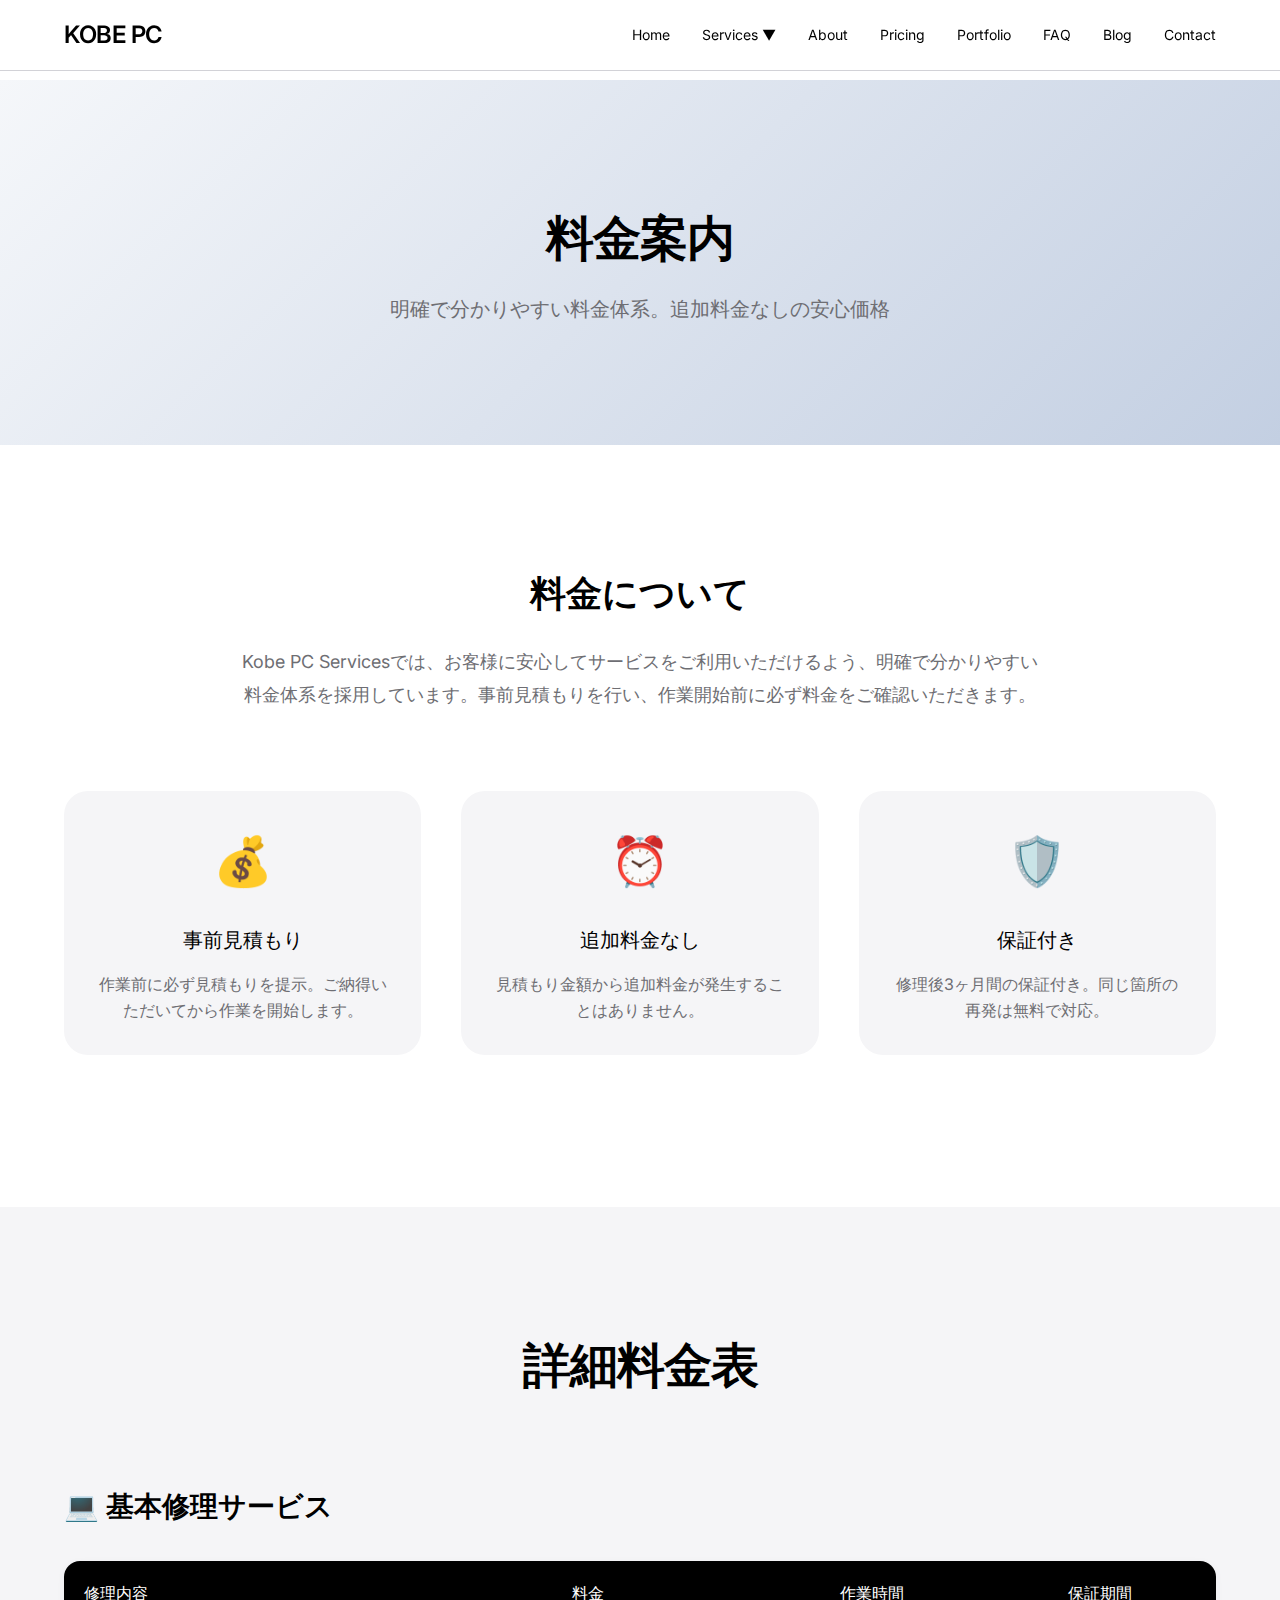
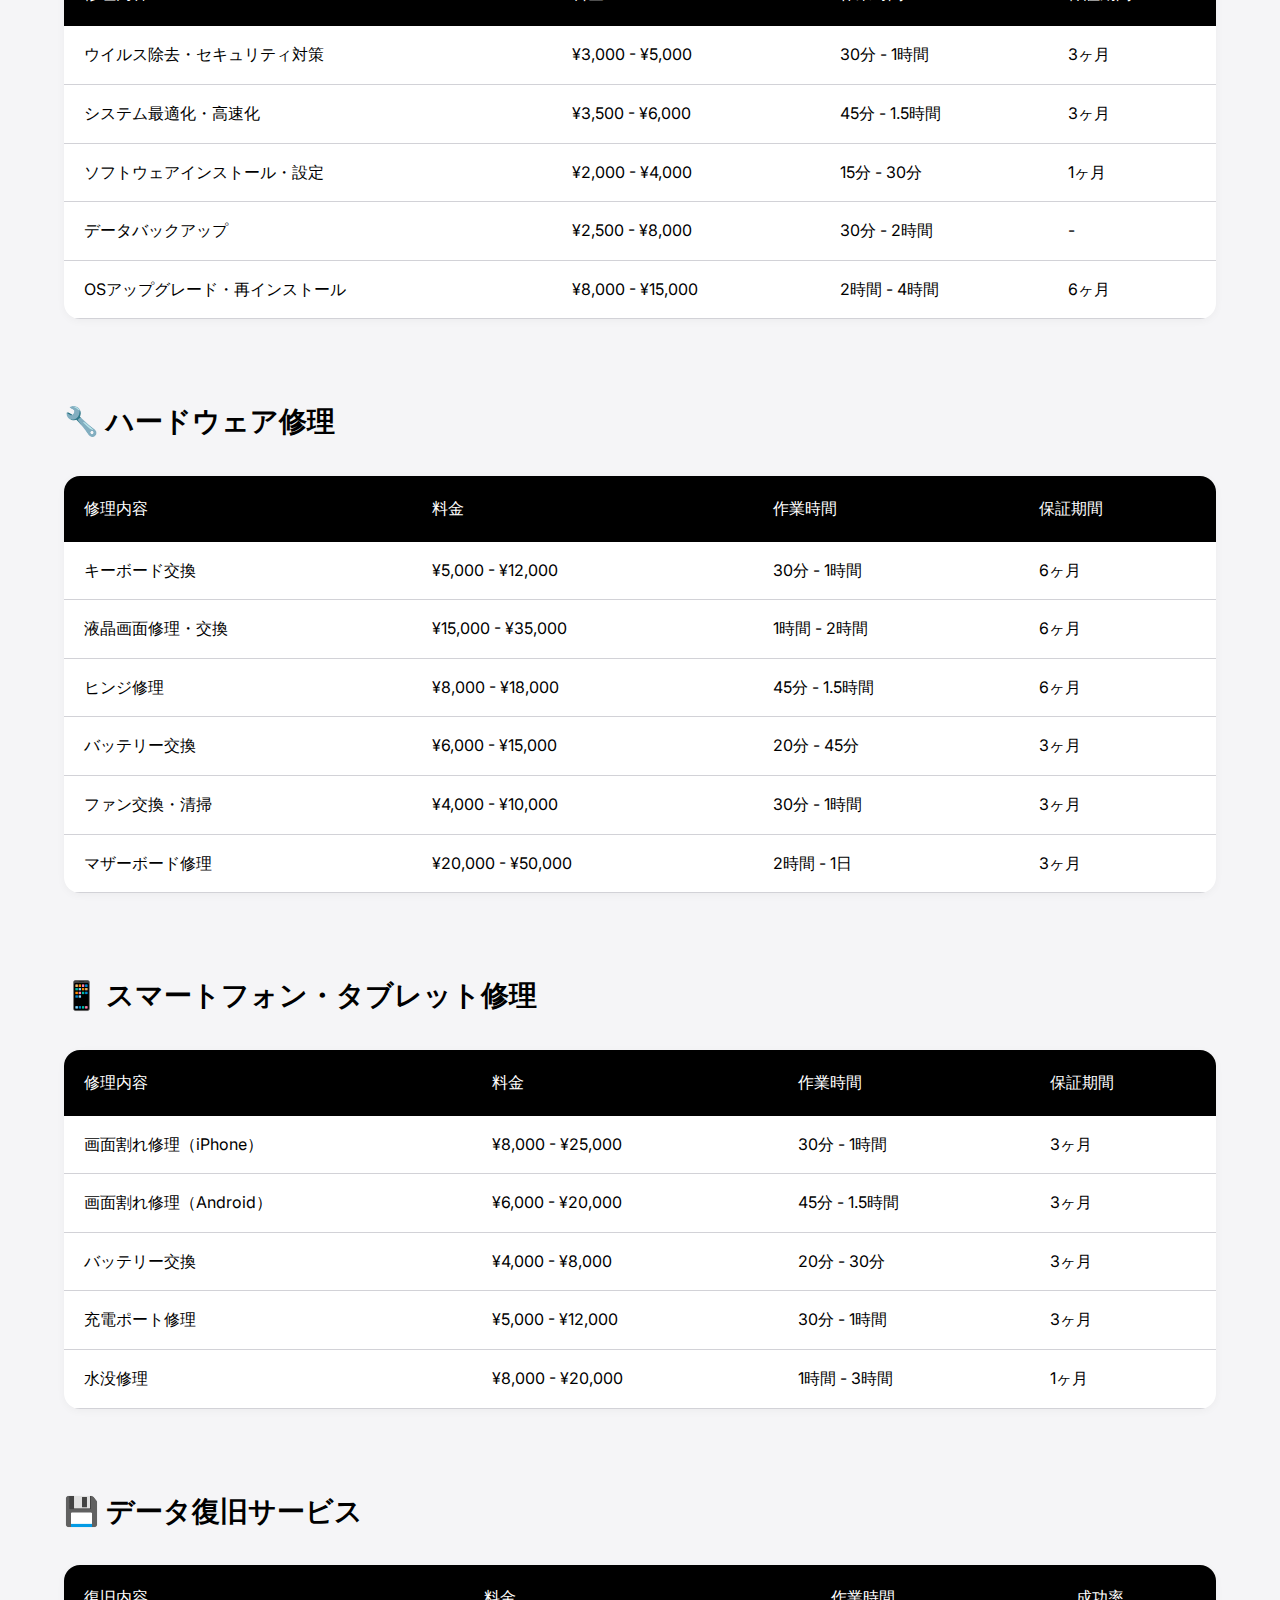
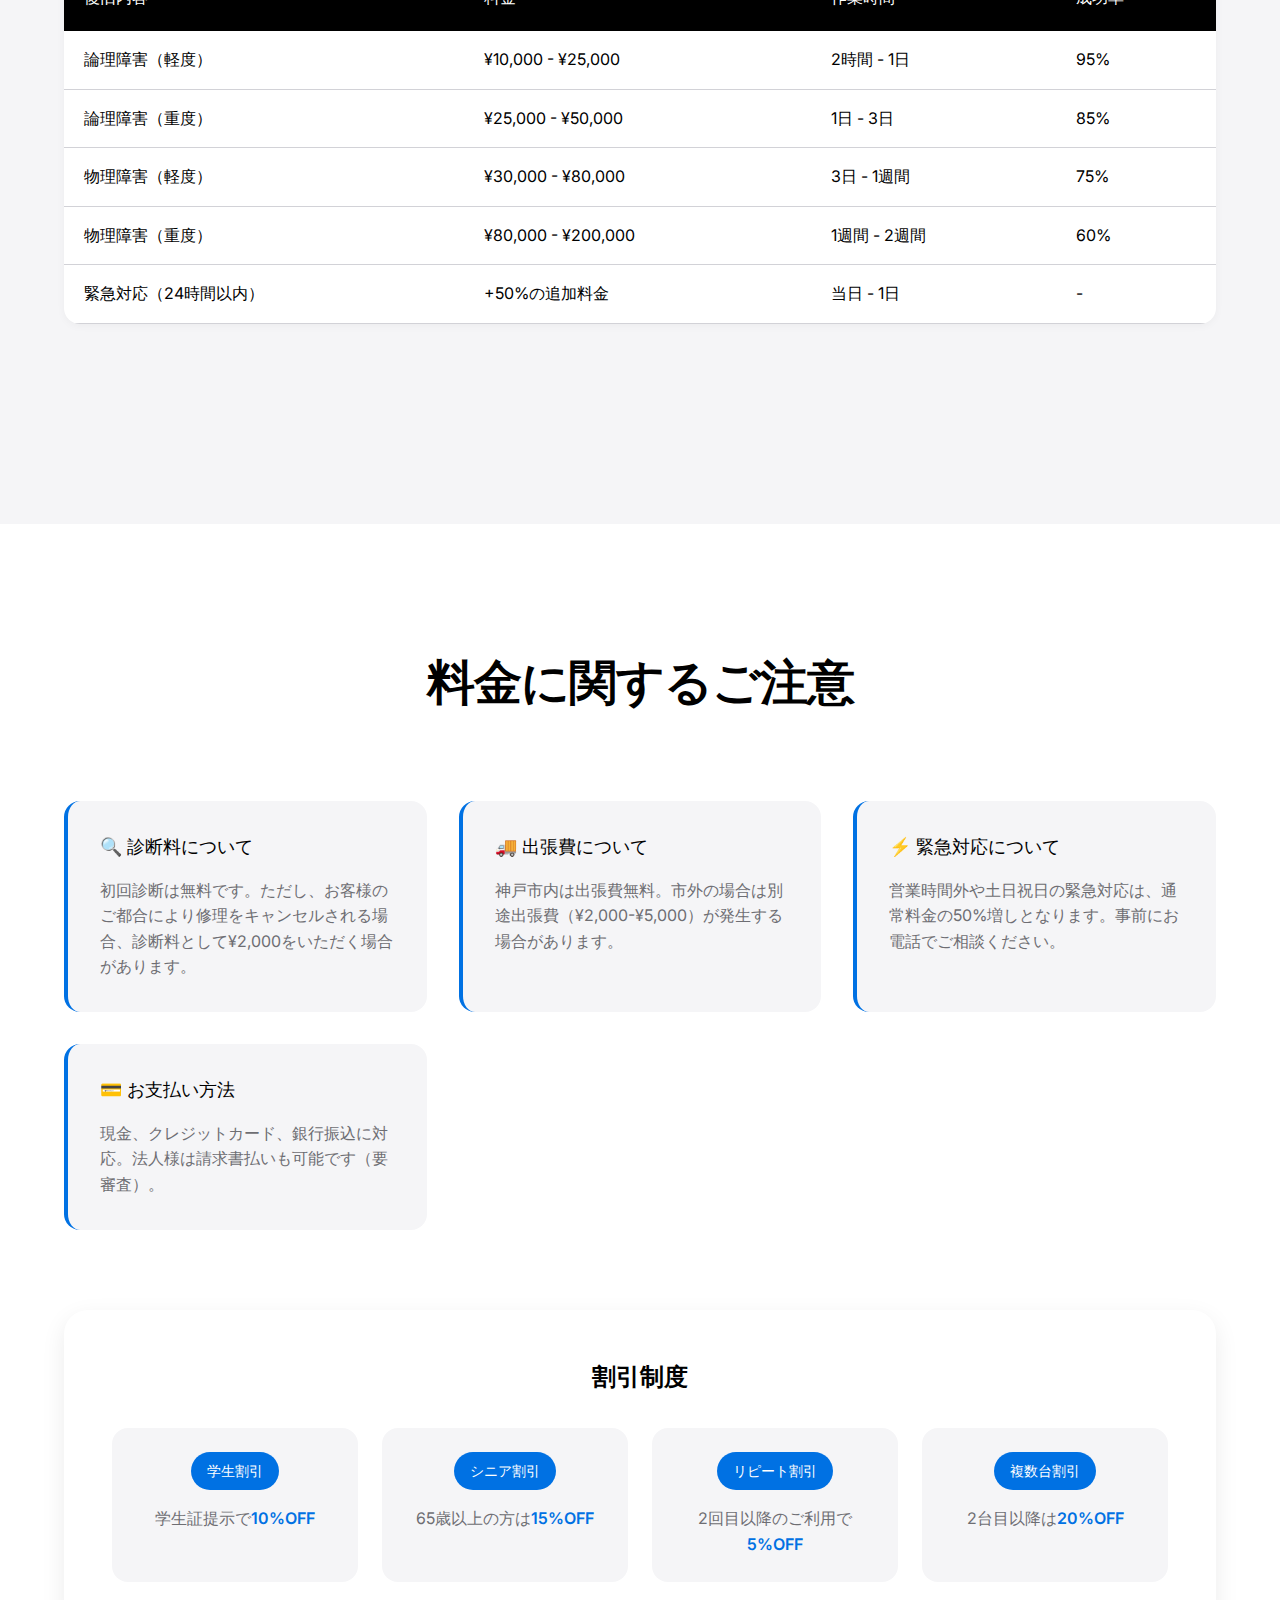
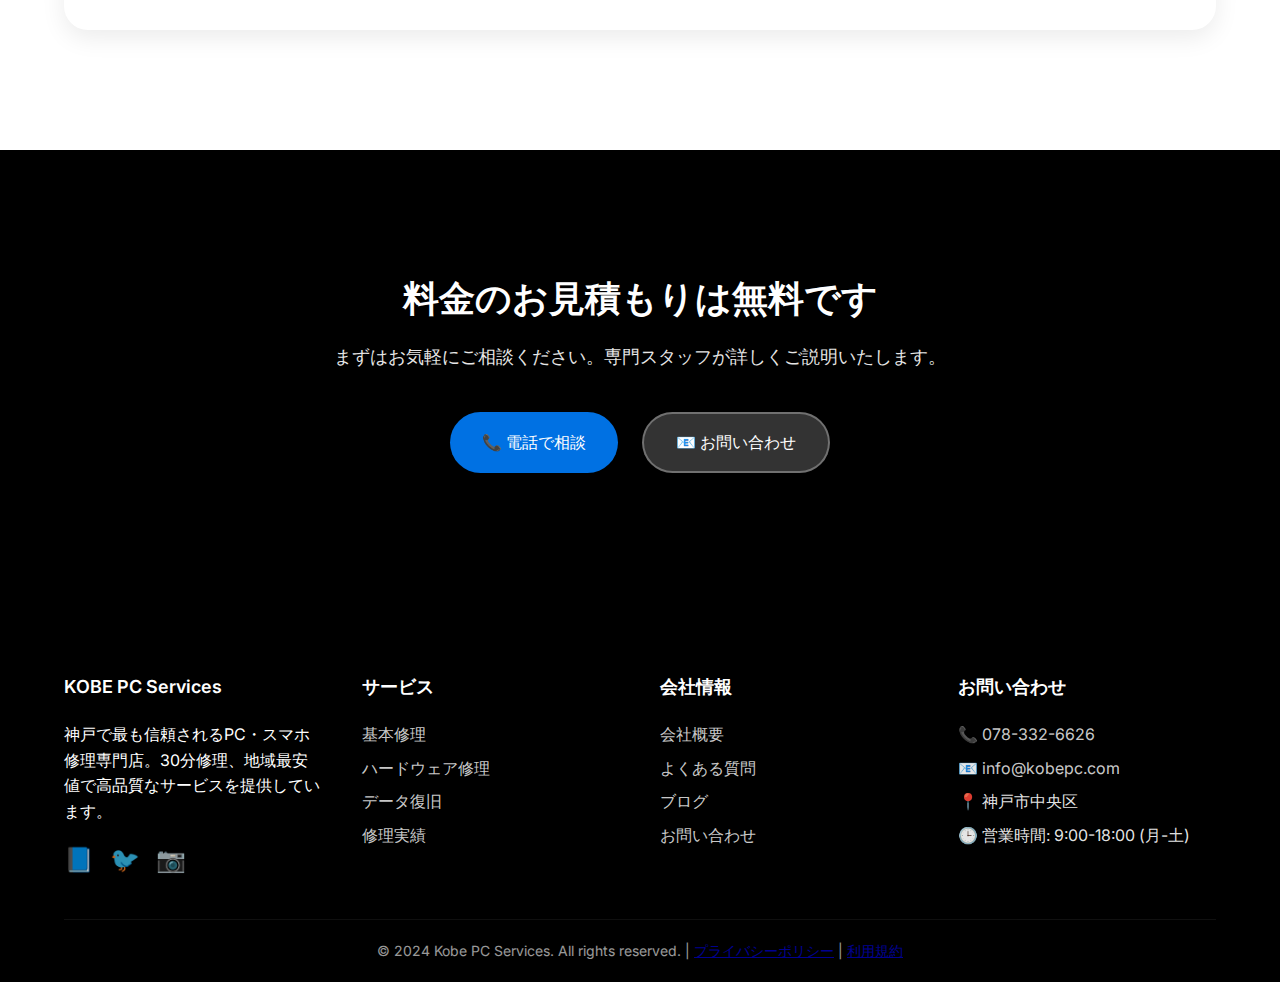
<file: pages/pricing.html>
<!DOCTYPE html>
<html lang="ja">
<head>
    <meta charset="UTF-8">
    <meta name="viewport" content="width=device-width, initial-scale=1.0">
    <title>料金案内 | Kobe PC Services - 神戸のパソコン修理専門店</title>
    <meta name="description" content="Kobe PC Servicesの詳細な料金表。基本修理3,000円〜、ハードウェア修理5,000円〜、データ復旧10,000円〜。明確な料金体系で安心。">
    <link rel="stylesheet" href="../css/styles.css">
    <link rel="preconnect" href="https://fonts.googleapis.com">
    <link rel="preconnect" href="https://fonts.gstatic.com" crossorigin>
    <link href="https://fonts.googleapis.com/css2?family=Inter:wght@100;200;300;400;500;600&display=swap" rel="stylesheet">
</head>
<body>
    <div id="header-placeholder"></div>

    <main class="page-content">
        <section class="page-hero">
            <div class="container">
                <div class="page-hero-content">
                    <h1>料金案内</h1>
                    <p>明確で分かりやすい料金体系。追加料金なしの安心価格</p>
                </div>
            </div>
        </section>

        <section class="pricing-overview">
            <div class="container">
                <div class="pricing-intro">
                    <h2>料金について</h2>
                    <p>Kobe PC Servicesでは、お客様に安心してサービスをご利用いただけるよう、明確で分かりやすい料金体系を採用しています。事前見積もりを行い、作業開始前に必ず料金をご確認いただきます。</p>
                </div>

                <div class="pricing-features">
                    <div class="pricing-feature">
                        <div class="feature-icon">💰</div>
                        <h3>事前見積もり</h3>
                        <p>作業前に必ず見積もりを提示。ご納得いただいてから作業を開始します。</p>
                    </div>
                    <div class="pricing-feature">
                        <div class="feature-icon">⏰</div>
                        <h3>追加料金なし</h3>
                        <p>見積もり金額から追加料金が発生することはありません。</p>
                    </div>
                    <div class="pricing-feature">
                        <div class="feature-icon">🛡️</div>
                        <h3>保証付き</h3>
                        <p>修理後3ヶ月間の保証付き。同じ箇所の再発は無料で対応。</p>
                    </div>
                </div>
            </div>
        </section>

        <section class="detailed-pricing">
            <div class="container">
                <h2 class="section-title">詳細料金表</h2>
                
                <div class="service-category">
                    <h3 class="category-title">💻 基本修理サービス</h3>
                    <div class="price-table">
                        <table>
                            <thead>
                                <tr>
                                    <th>修理内容</th>
                                    <th>料金</th>
                                    <th>作業時間</th>
                                    <th>保証期間</th>
                                </tr>
                            </thead>
                            <tbody>
                                <tr>
                                    <td>ウイルス除去・セキュリティ対策</td>
                                    <td>¥3,000 - ¥5,000</td>
                                    <td>30分 - 1時間</td>
                                    <td>3ヶ月</td>
                                </tr>
                                <tr>
                                    <td>システム最適化・高速化</td>
                                    <td>¥3,500 - ¥6,000</td>
                                    <td>45分 - 1.5時間</td>
                                    <td>3ヶ月</td>
                                </tr>
                                <tr>
                                    <td>ソフトウェアインストール・設定</td>
                                    <td>¥2,000 - ¥4,000</td>
                                    <td>15分 - 30分</td>
                                    <td>1ヶ月</td>
                                </tr>
                                <tr>
                                    <td>データバックアップ</td>
                                    <td>¥2,500 - ¥8,000</td>
                                    <td>30分 - 2時間</td>
                                    <td>-</td>
                                </tr>
                                <tr>
                                    <td>OSアップグレード・再インストール</td>
                                    <td>¥8,000 - ¥15,000</td>
                                    <td>2時間 - 4時間</td>
                                    <td>6ヶ月</td>
                                </tr>
                            </tbody>
                        </table>
                    </div>
                </div>

                <div class="service-category">
                    <h3 class="category-title">🔧 ハードウェア修理</h3>
                    <div class="price-table">
                        <table>
                            <thead>
                                <tr>
                                    <th>修理内容</th>
                                    <th>料金</th>
                                    <th>作業時間</th>
                                    <th>保証期間</th>
                                </tr>
                            </thead>
                            <tbody>
                                <tr>
                                    <td>キーボード交換</td>
                                    <td>¥5,000 - ¥12,000</td>
                                    <td>30分 - 1時間</td>
                                    <td>6ヶ月</td>
                                </tr>
                                <tr>
                                    <td>液晶画面修理・交換</td>
                                    <td>¥15,000 - ¥35,000</td>
                                    <td>1時間 - 2時間</td>
                                    <td>6ヶ月</td>
                                </tr>
                                <tr>
                                    <td>ヒンジ修理</td>
                                    <td>¥8,000 - ¥18,000</td>
                                    <td>45分 - 1.5時間</td>
                                    <td>6ヶ月</td>
                                </tr>
                                <tr>
                                    <td>バッテリー交換</td>
                                    <td>¥6,000 - ¥15,000</td>
                                    <td>20分 - 45分</td>
                                    <td>3ヶ月</td>
                                </tr>
                                <tr>
                                    <td>ファン交換・清掃</td>
                                    <td>¥4,000 - ¥10,000</td>
                                    <td>30分 - 1時間</td>
                                    <td>3ヶ月</td>
                                </tr>
                                <tr>
                                    <td>マザーボード修理</td>
                                    <td>¥20,000 - ¥50,000</td>
                                    <td>2時間 - 1日</td>
                                    <td>3ヶ月</td>
                                </tr>
                            </tbody>
                        </table>
                    </div>
                </div>

                <div class="service-category">
                    <h3 class="category-title">📱 スマートフォン・タブレット修理</h3>
                    <div class="price-table">
                        <table>
                            <thead>
                                <tr>
                                    <th>修理内容</th>
                                    <th>料金</th>
                                    <th>作業時間</th>
                                    <th>保証期間</th>
                                </tr>
                            </thead>
                            <tbody>
                                <tr>
                                    <td>画面割れ修理（iPhone）</td>
                                    <td>¥8,000 - ¥25,000</td>
                                    <td>30分 - 1時間</td>
                                    <td>3ヶ月</td>
                                </tr>
                                <tr>
                                    <td>画面割れ修理（Android）</td>
                                    <td>¥6,000 - ¥20,000</td>
                                    <td>45分 - 1.5時間</td>
                                    <td>3ヶ月</td>
                                </tr>
                                <tr>
                                    <td>バッテリー交換</td>
                                    <td>¥4,000 - ¥8,000</td>
                                    <td>20分 - 30分</td>
                                    <td>3ヶ月</td>
                                </tr>
                                <tr>
                                    <td>充電ポート修理</td>
                                    <td>¥5,000 - ¥12,000</td>
                                    <td>30分 - 1時間</td>
                                    <td>3ヶ月</td>
                                </tr>
                                <tr>
                                    <td>水没修理</td>
                                    <td>¥8,000 - ¥20,000</td>
                                    <td>1時間 - 3時間</td>
                                    <td>1ヶ月</td>
                                </tr>
                            </tbody>
                        </table>
                    </div>
                </div>

                <div class="service-category">
                    <h3 class="category-title">💾 データ復旧サービス</h3>
                    <div class="price-table">
                        <table>
                            <thead>
                                <tr>
                                    <th>復旧内容</th>
                                    <th>料金</th>
                                    <th>作業時間</th>
                                    <th>成功率</th>
                                </tr>
                            </thead>
                            <tbody>
                                <tr>
                                    <td>論理障害（軽度）</td>
                                    <td>¥10,000 - ¥25,000</td>
                                    <td>2時間 - 1日</td>
                                    <td>95%</td>
                                </tr>
                                <tr>
                                    <td>論理障害（重度）</td>
                                    <td>¥25,000 - ¥50,000</td>
                                    <td>1日 - 3日</td>
                                    <td>85%</td>
                                </tr>
                                <tr>
                                    <td>物理障害（軽度）</td>
                                    <td>¥30,000 - ¥80,000</td>
                                    <td>3日 - 1週間</td>
                                    <td>75%</td>
                                </tr>
                                <tr>
                                    <td>物理障害（重度）</td>
                                    <td>¥80,000 - ¥200,000</td>
                                    <td>1週間 - 2週間</td>
                                    <td>60%</td>
                                </tr>
                                <tr>
                                    <td>緊急対応（24時間以内）</td>
                                    <td>+50%の追加料金</td>
                                    <td>当日 - 1日</td>
                                    <td>-</td>
                                </tr>
                            </tbody>
                        </table>
                    </div>
                </div>
            </div>
        </section>

        <section class="pricing-notes">
            <div class="container">
                <h2 class="section-title">料金に関するご注意</h2>
                <div class="notes-grid">
                    <div class="note-card">
                        <h4>🔍 診断料について</h4>
                        <p>初回診断は無料です。ただし、お客様のご都合により修理をキャンセルされる場合、診断料として¥2,000をいただく場合があります。</p>
                    </div>
                    <div class="note-card">
                        <h4>🚚 出張費について</h4>
                        <p>神戸市内は出張費無料。市外の場合は別途出張費（¥2,000-¥5,000）が発生する場合があります。</p>
                    </div>
                    <div class="note-card">
                        <h4>⚡ 緊急対応について</h4>
                        <p>営業時間外や土日祝日の緊急対応は、通常料金の50%増しとなります。事前にお電話でご相談ください。</p>
                    </div>
                    <div class="note-card">
                        <h4>💳 お支払い方法</h4>
                        <p>現金、クレジットカード、銀行振込に対応。法人様は請求書払いも可能です（要審査）。</p>
                    </div>
                </div>

                <div class="discount-info">
                    <h3>割引制度</h3>
                    <div class="discount-grid">
                        <div class="discount-item">
                            <div class="discount-badge">学生割引</div>
                            <p>学生証提示で<strong>10%OFF</strong></p>
                        </div>
                        <div class="discount-item">
                            <div class="discount-badge">シニア割引</div>
                            <p>65歳以上の方は<strong>15%OFF</strong></p>
                        </div>
                        <div class="discount-item">
                            <div class="discount-badge">リピート割引</div>
                            <p>2回目以降のご利用で<strong>5%OFF</strong></p>
                        </div>
                        <div class="discount-item">
                            <div class="discount-badge">複数台割引</div>
                            <p>2台目以降は<strong>20%OFF</strong></p>
                        </div>
                    </div>
                </div>
            </div>
        </section>

        <section class="pricing-cta">
            <div class="container">
                <div class="cta-content">
                    <h2>料金のお見積もりは無料です</h2>
                    <p>まずはお気軽にご相談ください。専門スタッフが詳しくご説明いたします。</p>
                    <div class="cta-buttons">
                        <a href="tel:078-332-6626" class="cta-button primary">
                            📞 電話で相談
                        </a>
                        <a href="/pages/contact.html" class="cta-button secondary">
                            📧 お問い合わせ
                        </a>
                    </div>
                </div>
            </div>
        </section>
    </main>

    <div id="footer-placeholder"></div>

    <script src="../js/shared.js"></script>
    <script src="../js/script.js"></script>
</body>
</html>
</file>
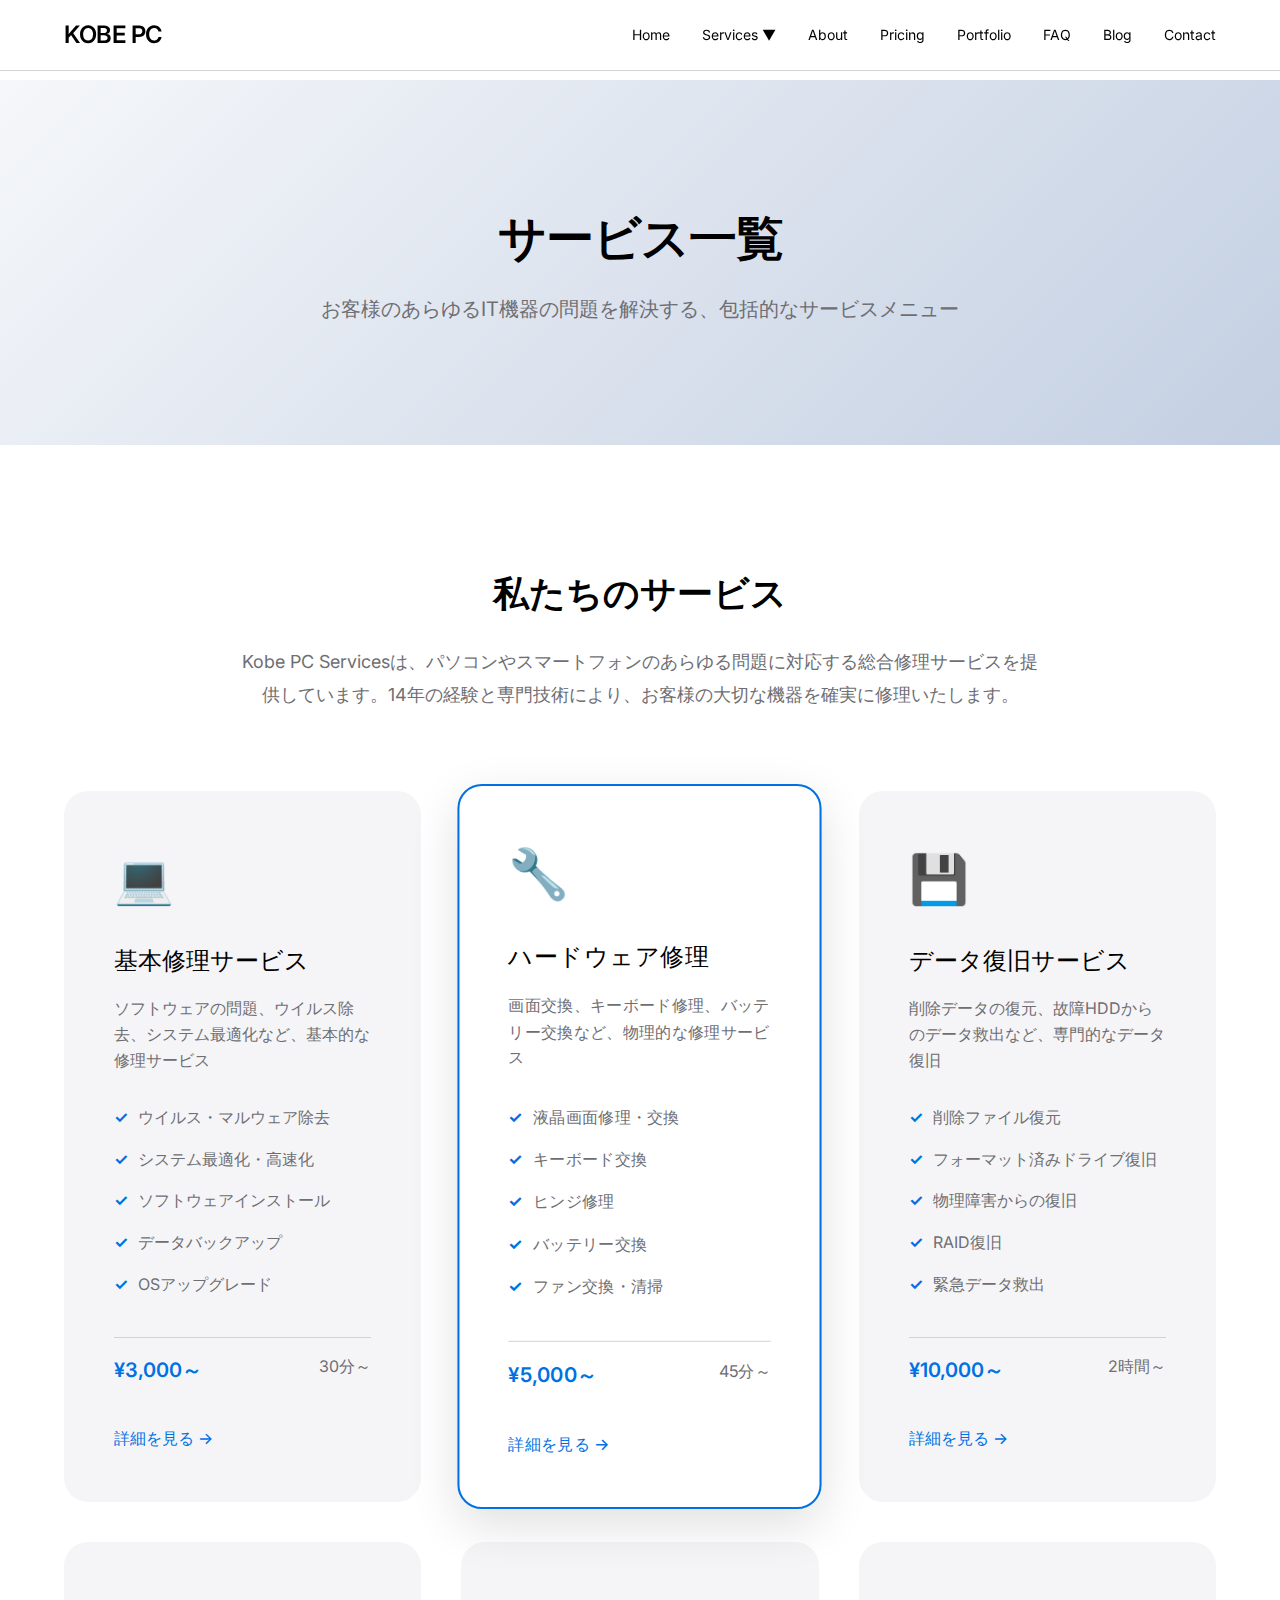
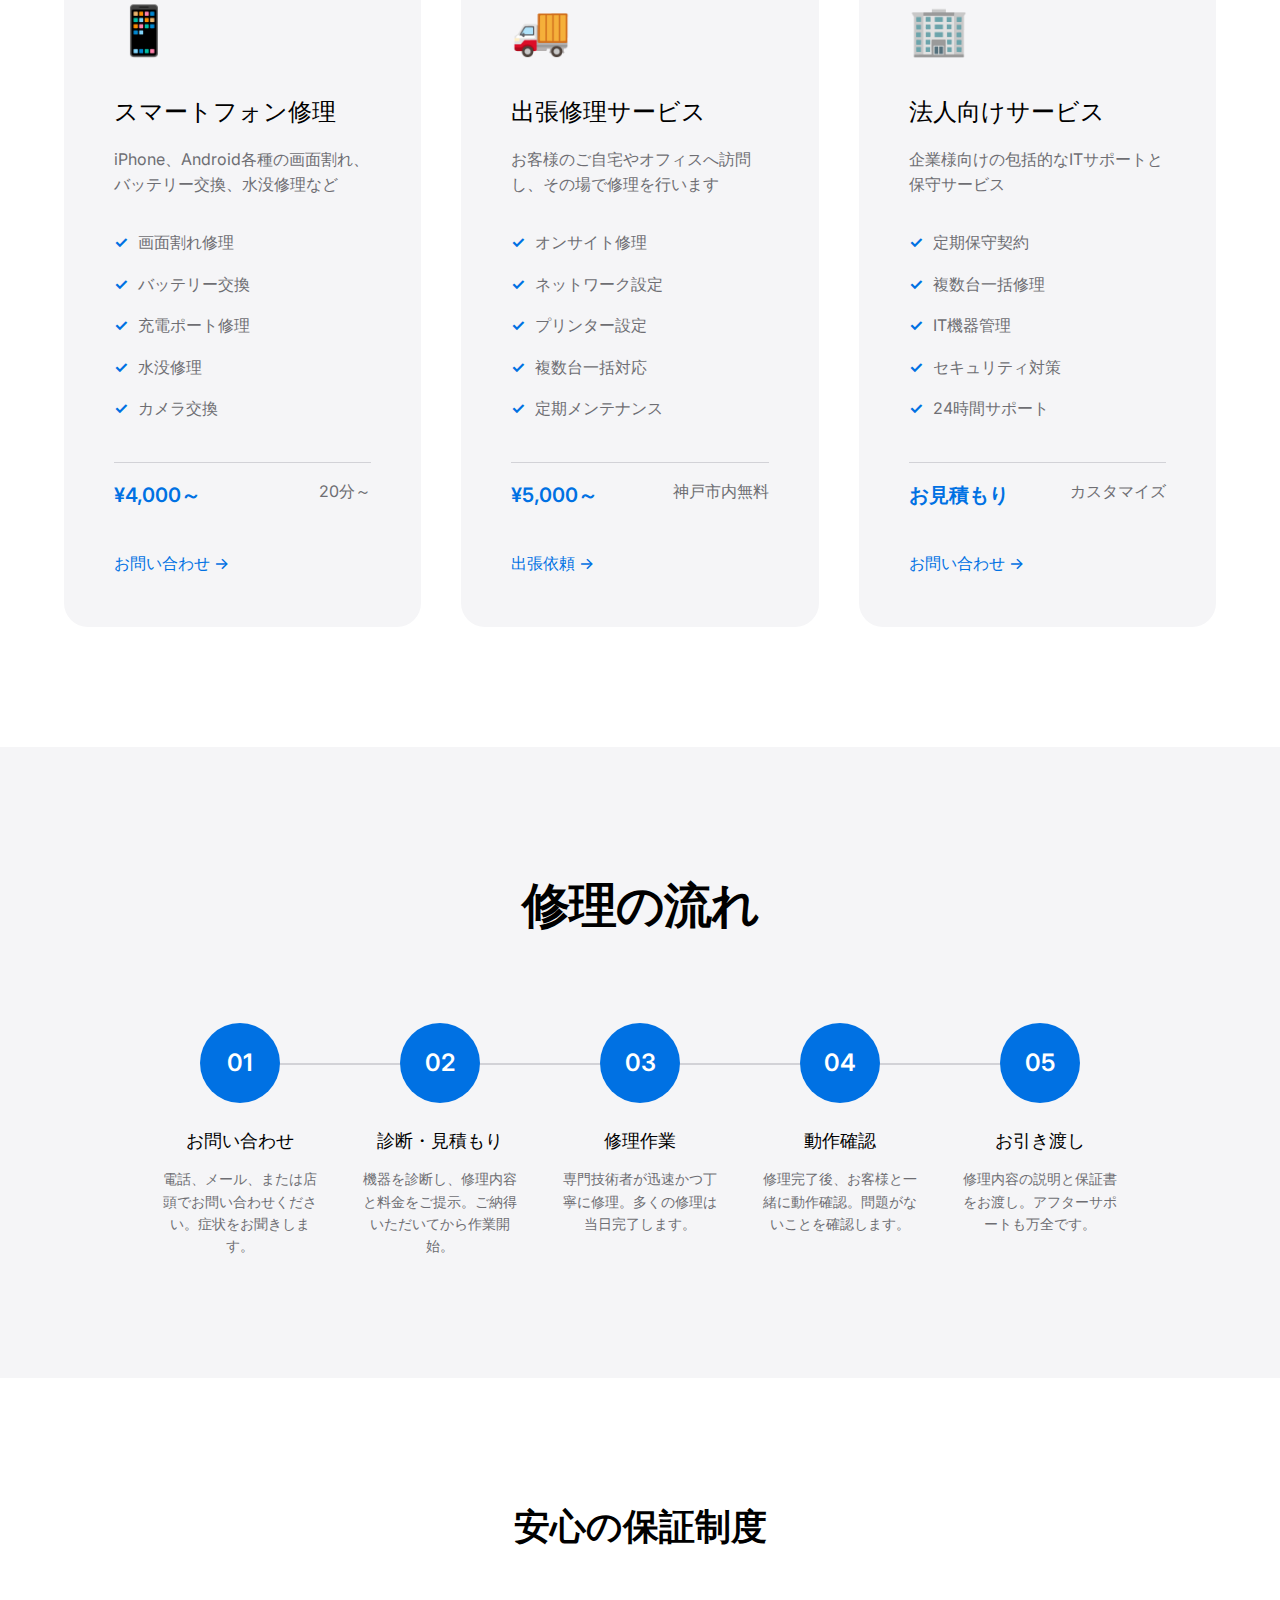
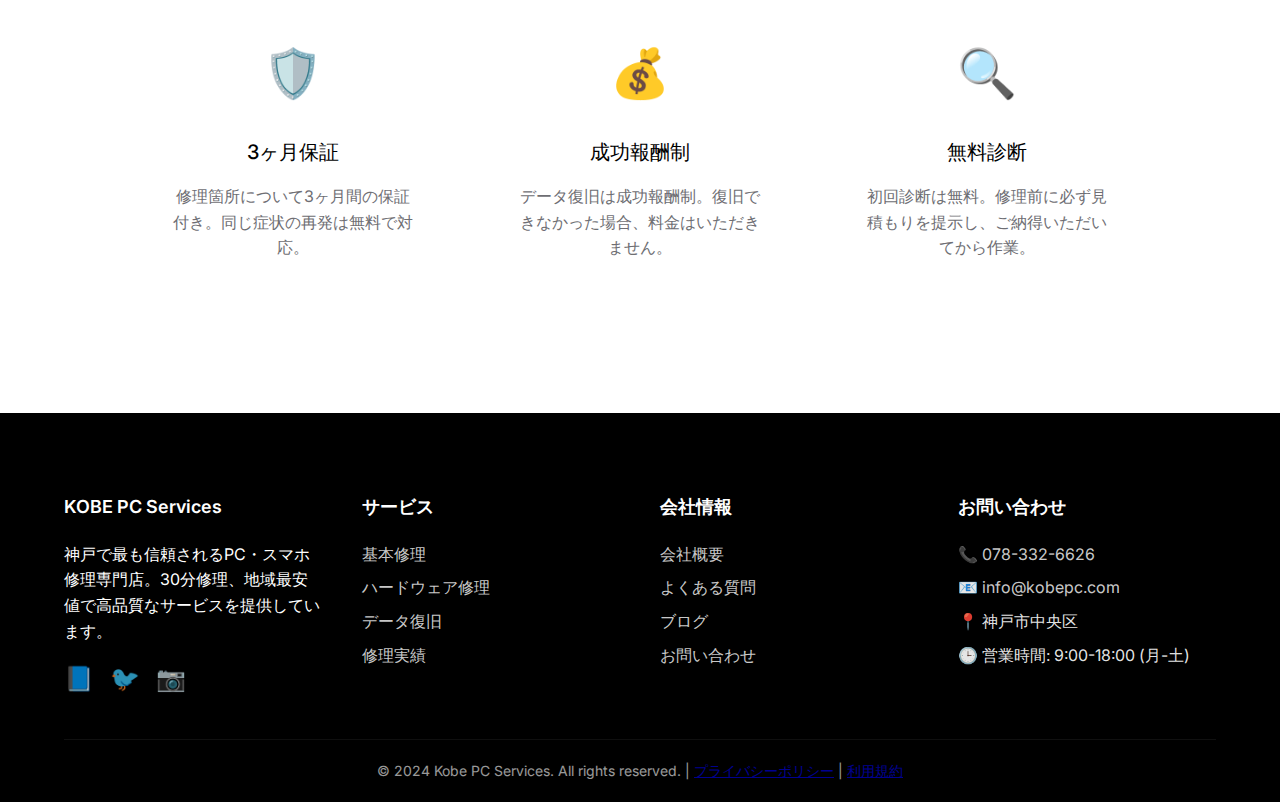
<file: pages/services.html>
<!DOCTYPE html>
<html lang="ja">
<head>
    <meta charset="UTF-8">
    <meta name="viewport" content="width=device-width, initial-scale=1.0">
    <title>サービス一覧 | Kobe PC Services - 神戸のパソコン修理専門店</title>
    <meta name="description" content="Kobe PC Servicesのサービス一覧。基本修理、ハードウェア修理、データ復旧など、幅広いPC・スマホ修理サービスを提供。">
    <link rel="stylesheet" href="../css/styles.css">
    <link rel="preconnect" href="https://fonts.googleapis.com">
    <link rel="preconnect" href="https://fonts.gstatic.com" crossorigin>
    <link href="https://fonts.googleapis.com/css2?family=Inter:wght@100;200;300;400;500;600&display=swap" rel="stylesheet">
</head>
<body>
    <div id="header-placeholder"></div>

    <main class="page-content">
        <section class="page-hero">
            <div class="container">
                <div class="page-hero-content">
                    <h1>サービス一覧</h1>
                    <p>お客様のあらゆるIT機器の問題を解決する、包括的なサービスメニュー</p>
                </div>
            </div>
        </section>

        <section class="services-overview">
            <div class="container">
                <div class="services-intro">
                    <h2>私たちのサービス</h2>
                    <p>Kobe PC Servicesは、パソコンやスマートフォンのあらゆる問題に対応する総合修理サービスを提供しています。14年の経験と専門技術により、お客様の大切な機器を確実に修理いたします。</p>
                </div>

                <div class="service-categories">
                    <div class="service-category-card">
                        <div class="category-icon">💻</div>
                        <h3>基本修理サービス</h3>
                        <p>ソフトウェアの問題、ウイルス除去、システム最適化など、基本的な修理サービス</p>
                        <ul class="service-features">
                            <li>ウイルス・マルウェア除去</li>
                            <li>システム最適化・高速化</li>
                            <li>ソフトウェアインストール</li>
                            <li>データバックアップ</li>
                            <li>OSアップグレード</li>
                        </ul>
                        <div class="service-pricing">
                            <span class="from-price">¥3,000～</span>
                            <span class="time-estimate">30分～</span>
                        </div>
                        <a href="/pages/services/basic-repair.html" class="service-link">詳細を見る →</a>
                    </div>

                    <div class="service-category-card featured">
                        <div class="category-icon">🔧</div>
                        <h3>ハードウェア修理</h3>
                        <p>画面交換、キーボード修理、バッテリー交換など、物理的な修理サービス</p>
                        <ul class="service-features">
                            <li>液晶画面修理・交換</li>
                            <li>キーボード交換</li>
                            <li>ヒンジ修理</li>
                            <li>バッテリー交換</li>
                            <li>ファン交換・清掃</li>
                        </ul>
                        <div class="service-pricing">
                            <span class="from-price">¥5,000～</span>
                            <span class="time-estimate">45分～</span>
                        </div>
                        <a href="/pages/services/hardware-repair.html" class="service-link">詳細を見る →</a>
                    </div>

                    <div class="service-category-card">
                        <div class="category-icon">💾</div>
                        <h3>データ復旧サービス</h3>
                        <p>削除データの復元、故障HDDからのデータ救出など、専門的なデータ復旧</p>
                        <ul class="service-features">
                            <li>削除ファイル復元</li>
                            <li>フォーマット済みドライブ復旧</li>
                            <li>物理障害からの復旧</li>
                            <li>RAID復旧</li>
                            <li>緊急データ救出</li>
                        </ul>
                        <div class="service-pricing">
                            <span class="from-price">¥10,000～</span>
                            <span class="time-estimate">2時間～</span>
                        </div>
                        <a href="/pages/services/data-recovery.html" class="service-link">詳細を見る →</a>
                    </div>

                    <div class="service-category-card">
                        <div class="category-icon">📱</div>
                        <h3>スマートフォン修理</h3>
                        <p>iPhone、Android各種の画面割れ、バッテリー交換、水没修理など</p>
                        <ul class="service-features">
                            <li>画面割れ修理</li>
                            <li>バッテリー交換</li>
                            <li>充電ポート修理</li>
                            <li>水没修理</li>
                            <li>カメラ交換</li>
                        </ul>
                        <div class="service-pricing">
                            <span class="from-price">¥4,000～</span>
                            <span class="time-estimate">20分～</span>
                        </div>
                        <a href="/pages/contact.html" class="service-link">お問い合わせ →</a>
                    </div>

                    <div class="service-category-card">
                        <div class="category-icon">🚚</div>
                        <h3>出張修理サービス</h3>
                        <p>お客様のご自宅やオフィスへ訪問し、その場で修理を行います</p>
                        <ul class="service-features">
                            <li>オンサイト修理</li>
                            <li>ネットワーク設定</li>
                            <li>プリンター設定</li>
                            <li>複数台一括対応</li>
                            <li>定期メンテナンス</li>
                        </ul>
                        <div class="service-pricing">
                            <span class="from-price">¥5,000～</span>
                            <span class="time-estimate">神戸市内無料</span>
                        </div>
                        <a href="/pages/contact.html" class="service-link">出張依頼 →</a>
                    </div>

                    <div class="service-category-card">
                        <div class="category-icon">🏢</div>
                        <h3>法人向けサービス</h3>
                        <p>企業様向けの包括的なITサポートと保守サービス</p>
                        <ul class="service-features">
                            <li>定期保守契約</li>
                            <li>複数台一括修理</li>
                            <li>IT機器管理</li>
                            <li>セキュリティ対策</li>
                            <li>24時間サポート</li>
                        </ul>
                        <div class="service-pricing">
                            <span class="from-price">お見積もり</span>
                            <span class="time-estimate">カスタマイズ</span>
                        </div>
                        <a href="/pages/contact.html" class="service-link">お問い合わせ →</a>
                    </div>
                </div>
            </div>
        </section>

        <section class="service-process">
            <div class="container">
                <h2 class="section-title">修理の流れ</h2>
                <div class="process-steps">
                    <div class="process-step">
                        <div class="step-number">01</div>
                        <h3>お問い合わせ</h3>
                        <p>電話、メール、または店頭でお問い合わせください。症状をお聞きします。</p>
                    </div>
                    <div class="process-step">
                        <div class="step-number">02</div>
                        <h3>診断・見積もり</h3>
                        <p>機器を診断し、修理内容と料金をご提示。ご納得いただいてから作業開始。</p>
                    </div>
                    <div class="process-step">
                        <div class="step-number">03</div>
                        <h3>修理作業</h3>
                        <p>専門技術者が迅速かつ丁寧に修理。多くの修理は当日完了します。</p>
                    </div>
                    <div class="process-step">
                        <div class="step-number">04</div>
                        <h3>動作確認</h3>
                        <p>修理完了後、お客様と一緒に動作確認。問題がないことを確認します。</p>
                    </div>
                    <div class="process-step">
                        <div class="step-number">05</div>
                        <h3>お引き渡し</h3>
                        <p>修理内容の説明と保証書をお渡し。アフターサポートも万全です。</p>
                    </div>
                </div>
            </div>
        </section>

        <section class="service-guarantee">
            <div class="container">
                <div class="guarantee-content">
                    <h2>安心の保証制度</h2>
                    <div class="guarantee-features">
                        <div class="guarantee-item">
                            <div class="guarantee-icon">🛡️</div>
                            <h3>3ヶ月保証</h3>
                            <p>修理箇所について3ヶ月間の保証付き。同じ症状の再発は無料で対応。</p>
                        </div>
                        <div class="guarantee-item">
                            <div class="guarantee-icon">💰</div>
                            <h3>成功報酬制</h3>
                            <p>データ復旧は成功報酬制。復旧できなかった場合、料金はいただきません。</p>
                        </div>
                        <div class="guarantee-item">
                            <div class="guarantee-icon">🔍</div>
                            <h3>無料診断</h3>
                            <p>初回診断は無料。修理前に必ず見積もりを提示し、ご納得いただいてから作業。</p>
                        </div>
                    </div>
                </div>
            </div>
        </section>
    </main>

    <div id="footer-placeholder"></div>

    <script src="../js/shared.js"></script>
    <script src="../js/script.js"></script>
</body>
</html>
</file>
<file: css/styles.css>
* {
    margin: 0;
    padding: 0;
    box-sizing: border-box;
}

:root {
    --primary-color: #000;
    --secondary-color: #f5f5f7;
    --accent-color: #0071e3;
    --text-gray: #6e6e73;
    --border-color: #d2d2d7;
    --gradient-1: linear-gradient(135deg, #667eea 0%, #764ba2 100%);
    --gradient-2: linear-gradient(135deg, #f093fb 0%, #f5576c 100%);
    --shadow-sm: 0 2px 8px rgba(0,0,0,0.04);
    --shadow-md: 0 8px 24px rgba(0,0,0,0.08);
    --shadow-lg: 0 16px 48px rgba(0,0,0,0.12);
}

body {
    font-family: 'Inter', -apple-system, BlinkMacSystemFont, sans-serif;
    color: var(--primary-color);
    line-height: 1.6;
    overflow-x: hidden;
    background: #fff;
}

.container {
    max-width: 1200px;
    margin: 0 auto;
    padding: 0 24px;
}

/* Navbar */
.navbar {
    position: fixed;
    top: 0;
    width: 100%;
    background: rgba(255, 255, 255, 0.8);
    backdrop-filter: blur(20px);
    -webkit-backdrop-filter: blur(20px);
    z-index: 1000;
    transition: all 0.3s ease;
    border-bottom: 1px solid var(--border-color);
}

.nav-container {
    max-width: 1200px;
    margin: 0 auto;
    padding: 16px 24px;
    display: flex;
    justify-content: space-between;
    align-items: center;
}

.logo {
    font-size: 24px;
    font-weight: 600;
    letter-spacing: -0.5px;
}

.nav-menu {
    display: flex;
    list-style: none;
    gap: 32px;
    position: relative;
}

.nav-menu a {
    text-decoration: none;
    color: var(--primary-color);
    font-size: 14px;
    font-weight: 400;
    transition: opacity 0.3s ease;
}

.nav-menu a:hover {
    opacity: 0.7;
}

.logo a {
    text-decoration: none;
    color: inherit;
}

/* Dropdown Menu */
.dropdown {
    position: relative;
}

.dropdown-menu {
    position: absolute;
    top: 100%;
    left: 0;
    background: white;
    box-shadow: var(--shadow-lg);
    border-radius: 12px;
    padding: 16px 0;
    min-width: 200px;
    opacity: 0;
    visibility: hidden;
    transform: translateY(-10px);
    transition: all 0.3s ease;
    z-index: 1000;
    list-style: none;
}

.dropdown:hover .dropdown-menu {
    opacity: 1;
    visibility: visible;
    transform: translateY(0);
}

.dropdown-menu li {
    padding: 0;
}

.dropdown-menu a {
    display: block;
    padding: 12px 24px;
    color: var(--primary-color);
    transition: background-color 0.3s ease;
}

.dropdown-menu a:hover {
    background-color: var(--secondary-color);
    opacity: 1;
}

.hamburger {
    display: none;
    flex-direction: column;
    gap: 4px;
    cursor: pointer;
}

.hamburger span {
    width: 24px;
    height: 2px;
    background: var(--primary-color);
    transition: all 0.3s ease;
}

/* Hero Section */
.hero {
    margin-top: 80px;
    min-height: calc(100vh - 80px);
    display: flex;
    align-items: center;
    padding: 80px 0;
    background: linear-gradient(135deg, #f5f7fa 0%, #c3cfe2 100%);
    position: relative;
    overflow: hidden;
}

.hero::before {
    content: '';
    position: absolute;
    top: -50%;
    right: -25%;
    width: 800px;
    height: 800px;
    background: radial-gradient(circle, rgba(102, 126, 234, 0.1) 0%, transparent 70%);
    animation: float 20s ease-in-out infinite;
}

@keyframes float {
    0%, 100% { transform: translate(0, 0) rotate(0deg); }
    33% { transform: translate(30px, -30px) rotate(120deg); }
    66% { transform: translate(-20px, 20px) rotate(240deg); }
}

.hero-content {
    flex: 1;
    z-index: 2;
    max-width: 600px;
    margin: 0 auto;
    padding: 0 24px;
}

.hero-title {
    font-size: clamp(48px, 8vw, 72px);
    font-weight: 600;
    line-height: 1.1;
    letter-spacing: -2px;
    margin-bottom: 24px;
    animation: fadeInUp 0.8s ease;
}

.hero-subtitle {
    font-size: 24px;
    color: var(--text-gray);
    margin-bottom: 40px;
    font-weight: 300;
    animation: fadeInUp 0.8s ease 0.2s both;
}

.hero-features {
    display: flex;
    gap: 16px;
    margin-bottom: 40px;
    flex-wrap: wrap;
    animation: fadeInUp 0.8s ease 0.4s both;
}

.feature-badge {
    padding: 8px 20px;
    background: white;
    border-radius: 100px;
    font-size: 14px;
    font-weight: 500;
    box-shadow: var(--shadow-sm);
}

.cta-button {
    display: inline-block;
    padding: 16px 40px;
    background: var(--accent-color);
    color: white;
    text-decoration: none;
    border-radius: 100px;
    font-weight: 500;
    transition: all 0.3s ease;
    animation: fadeInUp 0.8s ease 0.6s both;
}

.cta-button:hover {
    transform: translateY(-2px);
    box-shadow: var(--shadow-md);
}

.hero-image {
    flex: 1;
    position: relative;
    display: flex;
    justify-content: center;
    align-items: center;
}

.floating-card {
    width: 400px;
    height: 600px;
    background: white;
    border-radius: 32px;
    box-shadow: var(--shadow-lg);
    position: relative;
    animation: floatCard 6s ease-in-out infinite;
    display: flex;
    align-items: center;
    justify-content: center;
}

.floating-card::before {
    content: '';
    position: absolute;
    inset: 20px;
    background: linear-gradient(135deg, #667eea 0%, #764ba2 100%);
    border-radius: 16px;
    opacity: 0.8;
}

.floating-card::after {
    content: '💻';
    position: absolute;
    font-size: 120px;
    z-index: 1;
    opacity: 0.9;
    filter: grayscale(100%);
}

@keyframes floatCard {
    0%, 100% { transform: translateY(0) rotate(-2deg); }
    50% { transform: translateY(-20px) rotate(2deg); }
}

@keyframes fadeInUp {
    from {
        opacity: 0;
        transform: translateY(30px);
    }
    to {
        opacity: 1;
        transform: translateY(0);
    }
}

/* Services Section */
.services {
    padding: 120px 0;
    background: white;
}

.section-title {
    font-size: 48px;
    font-weight: 600;
    text-align: center;
    margin-bottom: 80px;
    letter-spacing: -1px;
}

.services-grid {
    display: grid;
    grid-template-columns: repeat(auto-fit, minmax(300px, 1fr));
    gap: 40px;
}

.service-card {
    padding: 48px;
    background: var(--secondary-color);
    border-radius: 24px;
    text-align: center;
    transition: all 0.3s ease;
    position: relative;
    overflow: hidden;
}

.service-card::before {
    content: '';
    position: absolute;
    top: -50%;
    left: -50%;
    width: 200%;
    height: 200%;
    background: radial-gradient(circle, rgba(0, 113, 227, 0.05) 0%, transparent 70%);
    transform: scale(0);
    transition: transform 0.6s ease;
}

.service-card:hover::before {
    transform: scale(1);
}

.service-card:hover {
    transform: translateY(-8px);
    box-shadow: var(--shadow-md);
}

.service-icon {
    width: 80px;
    height: 80px;
    margin: 0 auto 24px;
    display: flex;
    align-items: center;
    justify-content: center;
    background: white;
    border-radius: 20px;
    color: var(--accent-color);
}

.service-card h3 {
    font-size: 24px;
    margin-bottom: 16px;
    font-weight: 500;
}

.service-card p {
    color: var(--text-gray);
    line-height: 1.8;
}

/* Repairs Section */
.repairs {
    padding: 120px 0;
    background: var(--secondary-color);
}

.repairs-showcase {
    display: flex;
    flex-direction: column;
    gap: 80px;
}

.repair-item {
    display: flex;
    align-items: center;
    gap: 80px;
}

.repair-item.reverse {
    flex-direction: row-reverse;
}

.repair-image {
    flex: 1;
    height: 400px;
    background: white;
    border-radius: 24px;
    box-shadow: var(--shadow-md);
    position: relative;
    overflow: hidden;
}

.repair-image::before {
    content: '';
    position: absolute;
    inset: 0;
    background-size: cover;
    background-position: center;
    opacity: 0.9;
}

.repair-image.keyboard::before {
    background: linear-gradient(135deg, #667eea 0%, #764ba2 100%);
}

.repair-image.keyboard::after {
    content: '⌨️';
    position: absolute;
    font-size: 80px;
    top: 50%;
    left: 50%;
    transform: translate(-50%, -50%);
    z-index: 1;
    filter: grayscale(100%);
}

.repair-image.hinge::before {
    background: linear-gradient(135deg, #f093fb 0%, #f5576c 100%);
}

.repair-image.hinge::after {
    content: '💻';
    position: absolute;
    font-size: 80px;
    top: 50%;
    left: 50%;
    transform: translate(-50%, -50%) rotate(45deg);
    z-index: 1;
    filter: grayscale(100%);
}

.repair-image.display::before {
    background: linear-gradient(135deg, #fa709a 0%, #fee140 100%);
}

.repair-image.display::after {
    content: '🖥️';
    position: absolute;
    font-size: 80px;
    top: 50%;
    left: 50%;
    transform: translate(-50%, -50%);
    z-index: 1;
    filter: grayscale(100%);
}

.repair-content {
    flex: 1;
}

.repair-content h3 {
    font-size: 36px;
    margin-bottom: 16px;
    font-weight: 500;
}

.repair-content p {
    color: var(--text-gray);
    margin-bottom: 24px;
    font-size: 18px;
    line-height: 1.8;
}

.repair-stats {
    display: flex;
    gap: 32px;
}

.repair-stats span {
    padding: 12px 24px;
    background: white;
    border-radius: 100px;
    font-size: 14px;
    font-weight: 500;
}

/* Pricing Section */
.pricing {
    padding: 120px 0;
    background: white;
}

.pricing-grid {
    display: grid;
    grid-template-columns: repeat(auto-fit, minmax(300px, 1fr));
    gap: 40px;
    margin-bottom: 40px;
}

.pricing-card {
    background: var(--secondary-color);
    border-radius: 24px;
    padding: 48px 32px;
    text-align: center;
    position: relative;
    transition: all 0.3s ease;
    border: 2px solid transparent;
}

.pricing-card.featured {
    border-color: var(--accent-color);
    transform: scale(1.05);
    background: white;
    box-shadow: var(--shadow-lg);
}

.pricing-card:hover {
    transform: translateY(-8px);
    box-shadow: var(--shadow-md);
}

.pricing-card.featured:hover {
    transform: scale(1.05) translateY(-8px);
}

.pricing-header h3 {
    font-size: 24px;
    margin-bottom: 16px;
    font-weight: 500;
}

.price {
    font-size: 48px;
    font-weight: 600;
    color: var(--accent-color);
    margin-bottom: 32px;
}

.price span {
    font-size: 20px;
    font-weight: 400;
    color: var(--text-gray);
}

.pricing-features {
    list-style: none;
    margin-bottom: 32px;
}

.pricing-features li {
    padding: 8px 0;
    color: var(--text-gray);
    position: relative;
}

.pricing-features li::before {
    content: '✓';
    color: var(--accent-color);
    font-weight: bold;
    position: absolute;
    left: -24px;
}

.pricing-button {
    display: inline-block;
    padding: 16px 32px;
    background: var(--accent-color);
    color: white;
    text-decoration: none;
    border-radius: 100px;
    font-weight: 500;
    transition: all 0.3s ease;
    width: 100%;
}

.pricing-button:hover {
    transform: translateY(-2px);
    box-shadow: var(--shadow-md);
}

.pricing-note {
    text-align: center;
    color: var(--text-gray);
    font-style: italic;
}

/* About Section */
.about {
    padding: 120px 0;
    background: var(--secondary-color);
}

.about-content {
    display: flex;
    align-items: center;
    gap: 80px;
}

.about-text {
    flex: 1;
}

.about-text h2 {
    font-size: 48px;
    margin-bottom: 48px;
    font-weight: 600;
    letter-spacing: -1px;
}

.about-features {
    display: flex;
    flex-direction: column;
    gap: 32px;
}

.about-feature {
    display: flex;
    gap: 24px;
    align-items: flex-start;
}

.feature-number {
    width: 48px;
    height: 48px;
    background: var(--accent-color);
    color: white;
    border-radius: 12px;
    display: flex;
    align-items: center;
    justify-content: center;
    font-weight: 600;
    flex-shrink: 0;
}

.about-feature h4 {
    font-size: 20px;
    margin-bottom: 8px;
    font-weight: 500;
}

.about-feature p {
    color: var(--text-gray);
    line-height: 1.8;
}

.about-visual {
    flex: 1;
    display: flex;
    justify-content: center;
    align-items: center;
}

.visual-element {
    width: 400px;
    height: 400px;
    background: var(--gradient-1);
    border-radius: 50%;
    position: relative;
    animation: pulse 4s ease-in-out infinite;
}

@keyframes pulse {
    0%, 100% { transform: scale(1); opacity: 0.8; }
    50% { transform: scale(1.05); opacity: 1; }
}

/* Testimonials Section */
.testimonials {
    padding: 120px 0;
    background: var(--secondary-color);
}

.testimonials-grid {
    display: grid;
    grid-template-columns: repeat(auto-fit, minmax(300px, 1fr));
    gap: 40px;
}

.testimonial-card {
    background: white;
    padding: 40px;
    border-radius: 24px;
    box-shadow: var(--shadow-sm);
    transition: all 0.3s ease;
}

.testimonial-card:hover {
    transform: translateY(-8px);
    box-shadow: var(--shadow-md);
}

.testimonial-stars {
    color: #ffd700;
    font-size: 20px;
    margin-bottom: 16px;
}

.testimonial-card p {
    color: var(--text-gray);
    line-height: 1.8;
    margin-bottom: 24px;
    font-style: italic;
}

.testimonial-author {
    font-weight: 500;
    color: var(--primary-color);
}

/* Contact Section */
.contact {
    padding: 120px 0;
    background: var(--primary-color);
    color: white;
}

.contact-content {
    display: flex;
    gap: 80px;
    align-items: flex-start;
}

.contact-info {
    flex: 1;
}

.contact-form {
    flex: 1;
    background: rgba(255, 255, 255, 0.1);
    padding: 40px;
    border-radius: 24px;
    backdrop-filter: blur(10px);
}

.form-group {
    margin-bottom: 24px;
}

.form-group input,
.form-group select,
.form-group textarea {
    width: 100%;
    padding: 16px;
    border: none;
    border-radius: 12px;
    background: rgba(255, 255, 255, 0.9);
    font-size: 16px;
    transition: all 0.3s ease;
}

.form-group input:focus,
.form-group select:focus,
.form-group textarea:focus {
    outline: none;
    background: white;
    box-shadow: 0 0 0 2px var(--accent-color);
}

.form-button {
    width: 100%;
    padding: 16px;
    background: var(--accent-color);
    color: white;
    border: none;
    border-radius: 12px;
    font-size: 16px;
    font-weight: 500;
    cursor: pointer;
    transition: all 0.3s ease;
}

.form-button:hover {
    transform: translateY(-2px);
    box-shadow: var(--shadow-md);
}

.contact-content h2 {
    font-size: 48px;
    margin-bottom: 16px;
    font-weight: 600;
}

.contact-content p {
    font-size: 20px;
    margin-bottom: 48px;
    opacity: 0.8;
}

.contact-options {
    display: flex;
    gap: 24px;
    justify-content: center;
}

.contact-button {
    display: inline-flex;
    align-items: center;
    gap: 12px;
    padding: 16px 32px;
    background: white;
    color: var(--primary-color);
    text-decoration: none;
    border-radius: 100px;
    font-weight: 500;
    transition: all 0.3s ease;
}

.contact-button.reserve {
    background: var(--accent-color);
    color: white;
}

.contact-button:hover {
    transform: translateY(-2px);
    box-shadow: var(--shadow-lg);
}

/* Footer */
.footer {
    background: var(--primary-color);
    color: white;
    padding: 80px 0 20px;
}

.footer-content {
    display: grid;
    grid-template-columns: repeat(auto-fit, minmax(250px, 1fr));
    gap: 40px;
    margin-bottom: 40px;
}

.footer-section h4 {
    margin-bottom: 20px;
    font-size: 18px;
    font-weight: 600;
}

.footer-section ul {
    list-style: none;
}

.footer-section ul li {
    margin-bottom: 8px;
}

.footer-section a {
    color: rgba(255, 255, 255, 0.8);
    text-decoration: none;
    transition: color 0.3s ease;
}

.footer-section a:hover {
    color: white;
}

.social-links {
    display: flex;
    gap: 16px;
    margin-top: 16px;
}

.social-links a {
    font-size: 24px;
    transition: transform 0.3s ease;
}

.social-links a:hover {
    transform: scale(1.2);
}

.contact-info p {
    margin-bottom: 8px;
    color: rgba(255, 255, 255, 0.9);
}

.footer-bottom {
    border-top: 1px solid rgba(255, 255, 255, 0.1);
    padding-top: 20px;
    text-align: center;
    opacity: 0.6;
    font-size: 14px;
}

/* Responsive Design */
@media (max-width: 768px) {
    .nav-menu {
        position: fixed;
        top: 80px;
        left: -100%;
        width: 100%;
        height: calc(100vh - 80px);
        background: white;
        flex-direction: column;
        justify-content: flex-start;
        align-items: center;
        padding: 40px 0;
        transition: left 0.3s ease;
        z-index: 999;
        box-shadow: var(--shadow-lg);
    }
    
    .nav-menu.mobile-active {
        left: 0;
    }
    
    .nav-menu li {
        margin: 16px 0;
    }
    
    .dropdown-menu {
        position: static;
        opacity: 1;
        visibility: visible;
        transform: none;
        box-shadow: none;
        background: var(--secondary-color);
        margin-top: 8px;
    }
    
    .hamburger {
        display: flex;
    }
    
    .hero {
        flex-direction: column;
        text-align: center;
        padding: 40px 0;
    }
    
    .hero-image {
        display: none;
    }
    
    .section-title {
        font-size: 32px;
    }
    
    .services-grid,
    .pricing-grid,
    .testimonials-grid {
        grid-template-columns: 1fr;
        gap: 24px;
    }
    
    .pricing-card.featured {
        transform: none;
    }
    
    .repair-item,
    .repair-item.reverse {
        flex-direction: column;
        gap: 40px;
    }
    
    .about-content {
        flex-direction: column;
        gap: 40px;
    }
    
    .contact-content {
        flex-direction: column;
        gap: 40px;
    }
    
    .contact-options {
        flex-direction: column;
        gap: 16px;
    }
    
    .contact-button {
        width: 100%;
        justify-content: center;
    }
    
    .service-card,
    .pricing-card,
    .testimonial-card {
        padding: 32px 24px;
    }
    
    .repair-image {
        height: 250px;
    }
    
    .floating-card {
        width: 300px;
        height: 400px;
    }
}

/* Page-specific styles */
.page-content {
    margin-top: 80px;
}

.page-hero {
    background: linear-gradient(135deg, #f5f7fa 0%, #c3cfe2 100%);
    padding: 120px 0;
    text-align: center;
}

.page-hero-content h1 {
    font-size: 48px;
    font-weight: 600;
    margin-bottom: 16px;
    letter-spacing: -1px;
}

.page-hero-content p {
    font-size: 20px;
    color: var(--text-gray);
}

/* Company Story */
.company-story {
    padding: 120px 0;
    background: white;
}

.story-content {
    display: flex;
    gap: 80px;
    align-items: flex-start;
}

.story-text {
    flex: 2;
}

.story-text h2 {
    font-size: 36px;
    margin-bottom: 32px;
    font-weight: 600;
}

.story-text p {
    font-size: 18px;
    line-height: 1.8;
    color: var(--text-gray);
    margin-bottom: 24px;
}

.milestones {
    margin-top: 48px;
}

.milestone {
    display: flex;
    gap: 24px;
    margin-bottom: 32px;
    align-items: flex-start;
}

.milestone-year {
    background: var(--accent-color);
    color: white;
    padding: 8px 16px;
    border-radius: 20px;
    font-weight: 600;
    font-size: 14px;
    flex-shrink: 0;
}

.milestone-content h4 {
    font-size: 20px;
    margin-bottom: 8px;
    font-weight: 500;
}

.milestone-content p {
    color: var(--text-gray);
    margin-bottom: 0;
}

.story-visual {
    flex: 1;
}

.visual-card {
    background: white;
    padding: 40px;
    border-radius: 24px;
    box-shadow: var(--shadow-lg);
    position: sticky;
    top: 120px;
}

.stats-grid {
    display: grid;
    grid-template-columns: 1fr 1fr;
    gap: 32px;
}

.stat-item {
    text-align: center;
}

.stat-number {
    font-size: 32px;
    font-weight: 600;
    color: var(--accent-color);
    margin-bottom: 8px;
}

.stat-label {
    font-size: 14px;
    color: var(--text-gray);
}

/* Mission Section */
.company-mission {
    padding: 120px 0;
    background: var(--secondary-color);
}

.mission-grid {
    display: grid;
    grid-template-columns: repeat(auto-fit, minmax(250px, 1fr));
    gap: 40px;
}

.mission-card {
    background: white;
    padding: 40px;
    border-radius: 24px;
    text-align: center;
    box-shadow: var(--shadow-sm);
    transition: all 0.3s ease;
}

.mission-card:hover {
    transform: translateY(-8px);
    box-shadow: var(--shadow-md);
}

.mission-icon {
    font-size: 48px;
    margin-bottom: 24px;
}

.mission-card h3 {
    font-size: 24px;
    margin-bottom: 16px;
    font-weight: 500;
}

.mission-card p {
    color: var(--text-gray);
    line-height: 1.8;
}

/* Team Section */
.team-section {
    padding: 120px 0;
    background: white;
}

.team-grid {
    display: grid;
    grid-template-columns: repeat(auto-fit, minmax(250px, 1fr));
    gap: 40px;
}

.team-member {
    text-align: center;
    padding: 32px;
    background: var(--secondary-color);
    border-radius: 24px;
    transition: all 0.3s ease;
}

.team-member:hover {
    transform: translateY(-8px);
    box-shadow: var(--shadow-md);
}

.member-photo {
    font-size: 80px;
    margin-bottom: 24px;
}

.team-member h4 {
    font-size: 20px;
    margin-bottom: 8px;
    font-weight: 500;
}

.member-role {
    color: var(--accent-color);
    font-weight: 500;
    margin-bottom: 16px;
}

.member-bio {
    color: var(--text-gray);
    line-height: 1.6;
    font-size: 14px;
}

/* Company Info */
.company-info {
    padding: 120px 0;
    background: var(--secondary-color);
}

.info-grid {
    display: grid;
    grid-template-columns: 1fr 1fr;
    gap: 80px;
}

.info-section h3 {
    font-size: 24px;
    margin-bottom: 32px;
    font-weight: 500;
}

.info-table {
    width: 100%;
    border-collapse: collapse;
}

.info-table th,
.info-table td {
    padding: 16px;
    text-align: left;
    border-bottom: 1px solid var(--border-color);
}

.info-table th {
    background: white;
    font-weight: 500;
    width: 120px;
}

.service-list {
    list-style: none;
}

.service-list li {
    padding: 12px 0;
    border-bottom: 1px solid var(--border-color);
    position: relative;
    padding-left: 24px;
}

.service-list li::before {
    content: '✓';
    color: var(--accent-color);
    font-weight: bold;
    position: absolute;
    left: 0;
}

/* Pricing Page Specific Styles */
.pricing-overview {
    padding: 120px 0;
    background: white;
}

.pricing-intro {
    text-align: center;
    max-width: 800px;
    margin: 0 auto 80px;
}

.pricing-intro h2 {
    font-size: 36px;
    margin-bottom: 24px;
    font-weight: 600;
}

.pricing-intro p {
    font-size: 18px;
    color: var(--text-gray);
    line-height: 1.8;
}

.pricing-features {
    display: grid;
    grid-template-columns: repeat(auto-fit, minmax(250px, 1fr));
    gap: 40px;
}

.pricing-feature {
    text-align: center;
    padding: 32px;
    background: var(--secondary-color);
    border-radius: 24px;
}

.feature-icon {
    font-size: 48px;
    margin-bottom: 24px;
}

.pricing-feature h3 {
    font-size: 20px;
    margin-bottom: 16px;
    font-weight: 500;
}

.pricing-feature p {
    color: var(--text-gray);
    line-height: 1.6;
}

/* Detailed Pricing */
.detailed-pricing {
    padding: 120px 0;
    background: var(--secondary-color);
}

.service-category {
    margin-bottom: 80px;
}

.category-title {
    font-size: 28px;
    margin-bottom: 32px;
    font-weight: 600;
    color: var(--primary-color);
}

.price-table {
    background: white;
    border-radius: 16px;
    overflow: hidden;
    box-shadow: var(--shadow-sm);
}

.price-table table {
    width: 100%;
    border-collapse: collapse;
}

.price-table th {
    background: var(--primary-color);
    color: white;
    padding: 20px;
    text-align: left;
    font-weight: 500;
}

.price-table td {
    padding: 16px 20px;
    border-bottom: 1px solid var(--border-color);
}

.price-table tr:hover {
    background: var(--secondary-color);
}

/* Pricing Notes */
.pricing-notes {
    padding: 120px 0;
    background: white;
}

.notes-grid {
    display: grid;
    grid-template-columns: repeat(auto-fit, minmax(300px, 1fr));
    gap: 32px;
    margin-bottom: 80px;
}

.note-card {
    padding: 32px;
    background: var(--secondary-color);
    border-radius: 16px;
    border-left: 4px solid var(--accent-color);
}

.note-card h4 {
    font-size: 18px;
    margin-bottom: 16px;
    font-weight: 500;
}

.note-card p {
    color: var(--text-gray);
    line-height: 1.6;
}

.discount-info {
    background: white;
    padding: 48px;
    border-radius: 24px;
    box-shadow: var(--shadow-md);
}

.discount-info h3 {
    font-size: 24px;
    margin-bottom: 32px;
    text-align: center;
    font-weight: 600;
}

.discount-grid {
    display: grid;
    grid-template-columns: repeat(auto-fit, minmax(200px, 1fr));
    gap: 24px;
}

.discount-item {
    text-align: center;
    padding: 24px;
    background: var(--secondary-color);
    border-radius: 16px;
}

.discount-badge {
    background: var(--accent-color);
    color: white;
    padding: 8px 16px;
    border-radius: 20px;
    font-size: 14px;
    font-weight: 500;
    margin-bottom: 16px;
    display: inline-block;
}

.discount-item p {
    color: var(--text-gray);
}

.discount-item strong {
    color: var(--accent-color);
    font-weight: 600;
}

/* Pricing CTA */
.pricing-cta {
    padding: 120px 0;
    background: var(--primary-color);
    color: white;
    text-align: center;
}

.cta-content h2 {
    font-size: 36px;
    margin-bottom: 16px;
    font-weight: 600;
}

.cta-content p {
    font-size: 18px;
    margin-bottom: 40px;
    opacity: 0.9;
}

.cta-buttons {
    display: flex;
    gap: 24px;
    justify-content: center;
}

.cta-button {
    padding: 16px 32px;
    border-radius: 100px;
    text-decoration: none;
    font-weight: 500;
    transition: all 0.3s ease;
    display: inline-flex;
    align-items: center;
    gap: 8px;
}

.cta-button.primary {
    background: var(--accent-color);
    color: white;
}

.cta-button.secondary {
    background: rgba(255, 255, 255, 0.2);
    color: white;
    border: 2px solid rgba(255, 255, 255, 0.3);
}

.cta-button:hover {
    transform: translateY(-2px);
    box-shadow: var(--shadow-md);
}

/* Contact Page Styles */
.contact-methods {
    padding: 120px 0;
    background: white;
}

.contact-grid {
    display: grid;
    grid-template-columns: repeat(auto-fit, minmax(280px, 1fr));
    gap: 32px;
}

.contact-method {
    background: var(--secondary-color);
    padding: 40px;
    border-radius: 24px;
    text-align: center;
    transition: all 0.3s ease;
    border: 2px solid transparent;
}

.contact-method.featured {
    border-color: var(--accent-color);
    background: white;
    box-shadow: var(--shadow-lg);
    transform: scale(1.05);
}

.contact-method:hover {
    transform: translateY(-8px);
    box-shadow: var(--shadow-md);
}

.contact-method.featured:hover {
    transform: scale(1.05) translateY(-8px);
}

.method-icon {
    font-size: 48px;
    margin-bottom: 24px;
}

.contact-method h3 {
    font-size: 24px;
    margin-bottom: 12px;
    font-weight: 500;
}

.method-info {
    font-size: 18px;
    font-weight: 600;
    color: var(--accent-color);
    margin-bottom: 16px;
}

.method-desc {
    color: var(--text-gray);
    line-height: 1.6;
    margin-bottom: 24px;
}

.method-button {
    display: inline-block;
    padding: 12px 24px;
    background: var(--accent-color);
    color: white;
    text-decoration: none;
    border-radius: 100px;
    font-weight: 500;
    transition: all 0.3s ease;
}

.method-button:hover {
    transform: translateY(-2px);
    box-shadow: var(--shadow-sm);
}

/* Contact Form Section */
.contact-form-section {
    padding: 120px 0;
    background: var(--secondary-color);
}

.form-container {
    max-width: 800px;
    margin: 0 auto;
    background: white;
    padding: 60px;
    border-radius: 24px;
    box-shadow: var(--shadow-lg);
}

.form-header {
    text-align: center;
    margin-bottom: 48px;
}

.form-header h2 {
    font-size: 32px;
    margin-bottom: 16px;
    font-weight: 600;
}

.form-header p {
    color: var(--text-gray);
    font-size: 16px;
}

.contact-form .form-row {
    display: grid;
    grid-template-columns: 1fr 1fr;
    gap: 24px;
    margin-bottom: 24px;
}

.contact-form .form-group {
    margin-bottom: 24px;
}

.contact-form label {
    display: block;
    margin-bottom: 8px;
    font-weight: 500;
    color: var(--primary-color);
}

.required {
    color: #e74c3c;
}

.contact-form input,
.contact-form select,
.contact-form textarea {
    width: 100%;
    padding: 16px;
    border: 2px solid var(--border-color);
    border-radius: 12px;
    font-size: 16px;
    transition: all 0.3s ease;
    font-family: inherit;
}

.contact-form input:focus,
.contact-form select:focus,
.contact-form textarea:focus {
    outline: none;
    border-color: var(--accent-color);
    box-shadow: 0 0 0 3px rgba(0, 113, 227, 0.1);
}

.radio-group {
    display: flex;
    gap: 24px;
    flex-wrap: wrap;
}

.radio-label {
    display: flex;
    align-items: center;
    gap: 8px;
    cursor: pointer;
    font-weight: normal;
}

.radio-label input[type="radio"] {
    width: auto;
    margin: 0;
}

.checkbox-group {
    margin-top: 8px;
}

.checkbox-label {
    display: flex;
    align-items: flex-start;
    gap: 12px;
    cursor: pointer;
    font-weight: normal;
    line-height: 1.5;
}

.checkbox-label input[type="checkbox"] {
    width: auto;
    margin: 0;
    margin-top: 2px;
}

.form-actions {
    text-align: center;
    margin-top: 40px;
}

.submit-button {
    background: var(--accent-color);
    color: white;
    border: none;
    padding: 16px 48px;
    border-radius: 100px;
    font-size: 16px;
    font-weight: 500;
    cursor: pointer;
    transition: all 0.3s ease;
}

.submit-button:hover:not(:disabled) {
    transform: translateY(-2px);
    box-shadow: var(--shadow-md);
}

.submit-button:disabled {
    opacity: 0.7;
    cursor: not-allowed;
}

.form-note {
    margin-top: 16px;
    color: var(--text-gray);
    font-size: 14px;
}

/* Office Info */
.office-info {
    padding: 120px 0;
    background: white;
}

.info-content {
    display: grid;
    grid-template-columns: 1fr 1fr;
    gap: 80px;
    align-items: start;
}

.office-details h2 {
    font-size: 32px;
    margin-bottom: 40px;
    font-weight: 600;
}

.info-grid {
    display: grid;
    gap: 32px;
}

.info-item {
    display: flex;
    gap: 20px;
    align-items: flex-start;
}

.info-icon {
    font-size: 32px;
    flex-shrink: 0;
}

.info-content-text h4 {
    font-size: 18px;
    margin-bottom: 8px;
    font-weight: 500;
}

.info-content-text p {
    color: var(--text-gray);
    line-height: 1.6;
}

.map-placeholder {
    background: var(--secondary-color);
    padding: 40px;
    border-radius: 24px;
    text-align: center;
}

.map-content h3 {
    font-size: 24px;
    margin-bottom: 24px;
    font-weight: 500;
}

.map-visual {
    font-size: 80px;
    margin: 32px 0;
    opacity: 0.7;
}

.map-directions {
    text-align: left;
    margin-top: 32px;
}

.map-directions h4 {
    font-size: 16px;
    margin-bottom: 16px;
    font-weight: 500;
}

.map-directions ul {
    list-style: none;
    padding-left: 0;
}

.map-directions li {
    padding: 8px 0;
    border-bottom: 1px solid var(--border-color);
    position: relative;
    padding-left: 20px;
}

.map-directions li::before {
    content: '🚶';
    position: absolute;
    left: 0;
}

/* Emergency Contact */
.emergency-contact {
    padding: 120px 0;
    background: var(--secondary-color);
}

.emergency-info h2 {
    text-align: center;
    font-size: 32px;
    margin-bottom: 48px;
    font-weight: 600;
}

.emergency-grid {
    display: grid;
    grid-template-columns: repeat(auto-fit, minmax(400px, 1fr));
    gap: 40px;
}

.emergency-card {
    background: white;
    padding: 40px;
    border-radius: 24px;
    box-shadow: var(--shadow-sm);
    border-left: 4px solid var(--accent-color);
}

.emergency-icon {
    font-size: 48px;
    margin-bottom: 24px;
}

.emergency-card h3 {
    font-size: 24px;
    margin-bottom: 16px;
    font-weight: 500;
}

.emergency-card p {
    color: var(--text-gray);
    margin-bottom: 24px;
    line-height: 1.6;
}

.emergency-card ul {
    list-style: none;
}

.emergency-card li {
    padding: 8px 0;
    position: relative;
    padding-left: 24px;
    color: var(--text-gray);
}

.emergency-card li::before {
    content: '✓';
    color: var(--accent-color);
    font-weight: bold;
    position: absolute;
    left: 0;
}

/* Services Page Styles */
.services-overview {
    padding: 120px 0;
    background: white;
}

.services-intro {
    text-align: center;
    max-width: 800px;
    margin: 0 auto 80px;
}

.services-intro h2 {
    font-size: 36px;
    margin-bottom: 24px;
    font-weight: 600;
}

.services-intro p {
    font-size: 18px;
    color: var(--text-gray);
    line-height: 1.8;
}

.service-categories {
    display: grid;
    grid-template-columns: repeat(auto-fit, minmax(350px, 1fr));
    gap: 40px;
}

.service-category-card {
    background: var(--secondary-color);
    padding: 48px;
    border-radius: 24px;
    transition: all 0.3s ease;
    border: 2px solid transparent;
}

.service-category-card.featured {
    border-color: var(--accent-color);
    background: white;
    box-shadow: var(--shadow-lg);
    transform: scale(1.02);
}

.service-category-card:hover {
    transform: translateY(-8px);
    box-shadow: var(--shadow-md);
}

.category-icon {
    font-size: 48px;
    margin-bottom: 24px;
}

.service-category-card h3 {
    font-size: 24px;
    margin-bottom: 16px;
    font-weight: 500;
}

.service-category-card p {
    color: var(--text-gray);
    margin-bottom: 24px;
}

.service-features {
    list-style: none;
    margin-bottom: 32px;
}

.service-features li {
    padding: 8px 0;
    position: relative;
    padding-left: 24px;
    color: var(--text-gray);
}

.service-features li::before {
    content: '✓';
    color: var(--accent-color);
    font-weight: bold;
    position: absolute;
    left: 0;
}

.service-pricing {
    display: flex;
    justify-content: space-between;
    margin-bottom: 24px;
    padding: 16px 0;
    border-top: 1px solid var(--border-color);
}

.from-price {
    font-size: 20px;
    font-weight: 600;
    color: var(--accent-color);
}

.time-estimate {
    color: var(--text-gray);
}

.service-link {
    display: inline-block;
    color: var(--accent-color);
    text-decoration: none;
    font-weight: 500;
    transition: all 0.3s ease;
}

.service-link:hover {
    transform: translateX(5px);
}

/* Service Process */
.service-process {
    padding: 120px 0;
    background: var(--secondary-color);
}

.process-steps {
    display: flex;
    justify-content: space-between;
    position: relative;
    max-width: 1000px;
    margin: 0 auto;
}

.process-steps::before {
    content: '';
    position: absolute;
    top: 40px;
    left: 10%;
    right: 10%;
    height: 2px;
    background: var(--border-color);
    z-index: 0;
}

.process-step {
    text-align: center;
    flex: 1;
    position: relative;
    z-index: 1;
}

.step-number {
    width: 80px;
    height: 80px;
    background: var(--accent-color);
    color: white;
    border-radius: 50%;
    display: flex;
    align-items: center;
    justify-content: center;
    font-size: 24px;
    font-weight: 600;
    margin: 0 auto 24px;
}

.process-step h3 {
    font-size: 18px;
    margin-bottom: 12px;
    font-weight: 500;
}

.process-step p {
    font-size: 14px;
    color: var(--text-gray);
    padding: 0 20px;
}

/* Service Guarantee */
.service-guarantee {
    padding: 120px 0;
    background: white;
}

.guarantee-content {
    text-align: center;
}

.guarantee-content h2 {
    font-size: 36px;
    margin-bottom: 48px;
    font-weight: 600;
}

.guarantee-features {
    display: grid;
    grid-template-columns: repeat(auto-fit, minmax(300px, 1fr));
    gap: 40px;
    max-width: 1000px;
    margin: 0 auto;
}

.guarantee-item {
    padding: 32px;
}

.guarantee-icon {
    font-size: 48px;
    margin-bottom: 24px;
}

.guarantee-item h3 {
    font-size: 20px;
    margin-bottom: 16px;
    font-weight: 500;
}

.guarantee-item p {
    color: var(--text-gray);
    line-height: 1.6;
}

/* FAQ Page Styles */
.faq-section {
    padding: 120px 0;
    background: white;
}

.faq-categories {
    max-width: 800px;
    margin: 0 auto;
}

.faq-category {
    margin-bottom: 60px;
}

.category-title {
    font-size: 28px;
    margin-bottom: 32px;
    font-weight: 600;
    color: var(--primary-color);
    display: flex;
    align-items: center;
    gap: 12px;
}

.faq-list {
    background: var(--secondary-color);
    border-radius: 16px;
    padding: 24px;
}

.faq-item {
    background: white;
    border-radius: 12px;
    margin-bottom: 16px;
    overflow: hidden;
}

.faq-item:last-child {
    margin-bottom: 0;
}

.faq-question {
    width: 100%;
    padding: 24px;
    background: none;
    border: none;
    text-align: left;
    font-size: 16px;
    font-weight: 500;
    cursor: pointer;
    display: flex;
    justify-content: space-between;
    align-items: center;
    transition: all 0.3s ease;
}

.faq-question:hover {
    background: var(--secondary-color);
}

.faq-icon {
    font-size: 24px;
    color: var(--accent-color);
    transition: transform 0.3s ease;
}

.faq-item.active .faq-icon {
    transform: rotate(45deg);
}

.faq-answer {
    max-height: 0;
    overflow: hidden;
    transition: max-height 0.3s ease;
}

.faq-answer p {
    padding: 0 24px 24px;
    color: var(--text-gray);
    line-height: 1.8;
}

.faq-contact {
    text-align: center;
    margin-top: 80px;
    padding: 60px;
    background: var(--secondary-color);
    border-radius: 24px;
}

.faq-contact h2 {
    font-size: 32px;
    margin-bottom: 16px;
    font-weight: 600;
}

.faq-contact p {
    font-size: 18px;
    color: var(--text-gray);
    margin-bottom: 32px;
}

.contact-buttons {
    display: flex;
    gap: 24px;
    justify-content: center;
}

.contact-btn {
    padding: 16px 32px;
    background: var(--accent-color);
    color: white;
    text-decoration: none;
    border-radius: 100px;
    font-weight: 500;
    transition: all 0.3s ease;
}

.contact-btn:hover {
    transform: translateY(-2px);
    box-shadow: var(--shadow-md);
}

/* Portfolio Page Styles */
.portfolio-stats {
    padding: 80px 0;
    background: white;
}

.portfolio-gallery {
    padding: 120px 0;
    background: var(--secondary-color);
}

.filter-buttons {
    display: flex;
    justify-content: center;
    gap: 16px;
    margin-bottom: 48px;
    flex-wrap: wrap;
}

.filter-btn {
    padding: 12px 24px;
    background: white;
    border: 2px solid var(--border-color);
    border-radius: 100px;
    font-size: 14px;
    font-weight: 500;
    cursor: pointer;
    transition: all 0.3s ease;
}

.filter-btn.active,
.filter-btn:hover {
    background: var(--accent-color);
    color: white;
    border-color: var(--accent-color);
}

.portfolio-grid {
    display: grid;
    grid-template-columns: repeat(auto-fill, minmax(350px, 1fr));
    gap: 32px;
}

.portfolio-item {
    background: white;
    border-radius: 16px;
    overflow: hidden;
    box-shadow: var(--shadow-sm);
    transition: all 0.3s ease;
}

.portfolio-item:hover {
    transform: translateY(-8px);
    box-shadow: var(--shadow-md);
}

.portfolio-image {
    height: 200px;
    background: var(--secondary-color);
    display: flex;
    align-items: center;
    justify-content: center;
    position: relative;
}

.image-placeholder {
    font-size: 64px;
    opacity: 0.8;
}

.portfolio-info {
    padding: 32px;
}

.portfolio-info h3 {
    font-size: 20px;
    margin-bottom: 8px;
    font-weight: 500;
}

.device-info {
    color: var(--accent-color);
    font-size: 14px;
    margin-bottom: 16px;
}

.issue,
.solution {
    font-size: 14px;
    color: var(--text-gray);
    margin-bottom: 8px;
}

.repair-meta {
    display: flex;
    gap: 24px;
    margin-top: 16px;
    padding-top: 16px;
    border-top: 1px solid var(--border-color);
}

.repair-time,
.repair-cost {
    font-size: 14px;
    font-weight: 500;
}

.testimonials-section {
    padding: 120px 0;
    background: white;
}

.testimonials-carousel {
    display: grid;
    grid-template-columns: repeat(auto-fit, minmax(300px, 1fr));
    gap: 32px;
    max-width: 1000px;
    margin: 0 auto;
}

.testimonial-slide {
    background: var(--secondary-color);
    padding: 40px;
    border-radius: 24px;
}

.stars {
    color: #ffd700;
    font-size: 20px;
    margin-bottom: 16px;
}

.testimonial-content p {
    color: var(--text-gray);
    line-height: 1.8;
    margin-bottom: 24px;
    font-style: italic;
}

.testimonial-author strong {
    display: block;
    font-weight: 500;
    margin-bottom: 4px;
}

.testimonial-author span {
    font-size: 14px;
    color: var(--text-gray);
}

/* Blog Page Styles */
.blog-section {
    padding: 120px 0;
    background: white;
}

.blog-layout {
    display: grid;
    grid-template-columns: 1fr 350px;
    gap: 60px;
}

.blog-post {
    background: var(--secondary-color);
    border-radius: 16px;
    overflow: hidden;
    margin-bottom: 40px;
    transition: all 0.3s ease;
}

.blog-post:hover {
    transform: translateY(-4px);
    box-shadow: var(--shadow-md);
}

.blog-post.featured {
    background: white;
    box-shadow: var(--shadow-md);
}

.post-image {
    height: 250px;
    background: white;
    display: flex;
    align-items: center;
    justify-content: center;
    position: relative;
}

.post-image .image-placeholder {
    font-size: 80px;
    opacity: 0.8;
}

.post-category {
    position: absolute;
    top: 20px;
    left: 20px;
    background: var(--accent-color);
    color: white;
    padding: 6px 16px;
    border-radius: 20px;
    font-size: 12px;
    font-weight: 500;
}

.post-content {
    padding: 32px;
}

.post-title {
    font-size: 24px;
    margin-bottom: 16px;
    font-weight: 600;
}

.post-title a {
    color: var(--primary-color);
    text-decoration: none;
    transition: color 0.3s ease;
}

.post-title a:hover {
    color: var(--accent-color);
}

.post-meta {
    display: flex;
    gap: 16px;
    margin-bottom: 16px;
    font-size: 14px;
    color: var(--text-gray);
}

.post-excerpt {
    color: var(--text-gray);
    line-height: 1.8;
    margin-bottom: 16px;
}

.read-more {
    color: var(--accent-color);
    text-decoration: none;
    font-weight: 500;
    transition: all 0.3s ease;
}

.read-more:hover {
    transform: translateX(5px);
}

/* Pagination */
.pagination {
    display: flex;
    justify-content: center;
    align-items: center;
    gap: 8px;
    margin-top: 60px;
}

.page-btn,
.page-num {
    padding: 8px 16px;
    background: white;
    border: 2px solid var(--border-color);
    border-radius: 8px;
    text-decoration: none;
    color: var(--primary-color);
    font-weight: 500;
    transition: all 0.3s ease;
}

.page-num:hover,
.page-num.active {
    background: var(--accent-color);
    color: white;
    border-color: var(--accent-color);
}

.page-btn.disabled {
    opacity: 0.5;
    cursor: not-allowed;
}

.page-dots {
    padding: 0 8px;
}

/* Blog Sidebar */
.blog-sidebar {
    position: sticky;
    top: 100px;
}

.sidebar-widget {
    background: var(--secondary-color);
    padding: 32px;
    border-radius: 16px;
    margin-bottom: 32px;
}

.widget-title {
    font-size: 20px;
    margin-bottom: 24px;
    font-weight: 600;
}

.category-list,
.archive-list {
    list-style: none;
}

.category-list li,
.archive-list li {
    padding: 12px 0;
    border-bottom: 1px solid var(--border-color);
}

.category-list li:last-child,
.archive-list li:last-child {
    border-bottom: none;
}

.category-list a,
.archive-list a {
    color: var(--primary-color);
    text-decoration: none;
    display: flex;
    justify-content: space-between;
    transition: color 0.3s ease;
}

.category-list a:hover,
.archive-list a:hover {
    color: var(--accent-color);
}

.category-list span,
.archive-list span {
    color: var(--text-gray);
    font-size: 14px;
}

.popular-post {
    padding: 16px 0;
    border-bottom: 1px solid var(--border-color);
}

.popular-post:last-child {
    border-bottom: none;
}

.popular-post h4 {
    font-size: 16px;
    margin-bottom: 8px;
    font-weight: 500;
}

.popular-post a {
    color: var(--primary-color);
    text-decoration: none;
    transition: color 0.3s ease;
}

.popular-post a:hover {
    color: var(--accent-color);
}

.post-views {
    font-size: 12px;
    color: var(--text-gray);
}

.newsletter {
    background: var(--accent-color);
    color: white;
}

.newsletter .widget-title {
    color: white;
}

.newsletter p {
    margin-bottom: 24px;
    opacity: 0.9;
}

.newsletter-form {
    display: flex;
    flex-direction: column;
    gap: 16px;
}

.newsletter-form input {
    padding: 12px 16px;
    border: none;
    border-radius: 8px;
    font-size: 14px;
}

.newsletter-form button {
    padding: 12px 24px;
    background: white;
    color: var(--accent-color);
    border: none;
    border-radius: 8px;
    font-weight: 500;
    cursor: pointer;
    transition: all 0.3s ease;
}

.newsletter-form button:hover {
    transform: translateY(-2px);
    box-shadow: 0 4px 12px rgba(0, 0, 0, 0.1);
}

/* Responsive for new pages */
@media (max-width: 1024px) {
    .blog-layout {
        grid-template-columns: 1fr;
    }
    
    .blog-sidebar {
        position: static;
        display: grid;
        grid-template-columns: repeat(auto-fit, minmax(300px, 1fr));
        gap: 32px;
    }
}

@media (max-width: 768px) {
    .service-categories,
    .process-steps,
    .contact-form .form-row,
    .info-content {
        grid-template-columns: 1fr;
    }
    
    .process-steps::before {
        display: none;
    }
    
    .faq-contact,
    .form-container {
        padding: 40px 20px;
    }
    
    .contact-buttons {
        flex-direction: column;
    }
    
    .emergency-grid {
        grid-template-columns: 1fr;
    }
}
</file>
